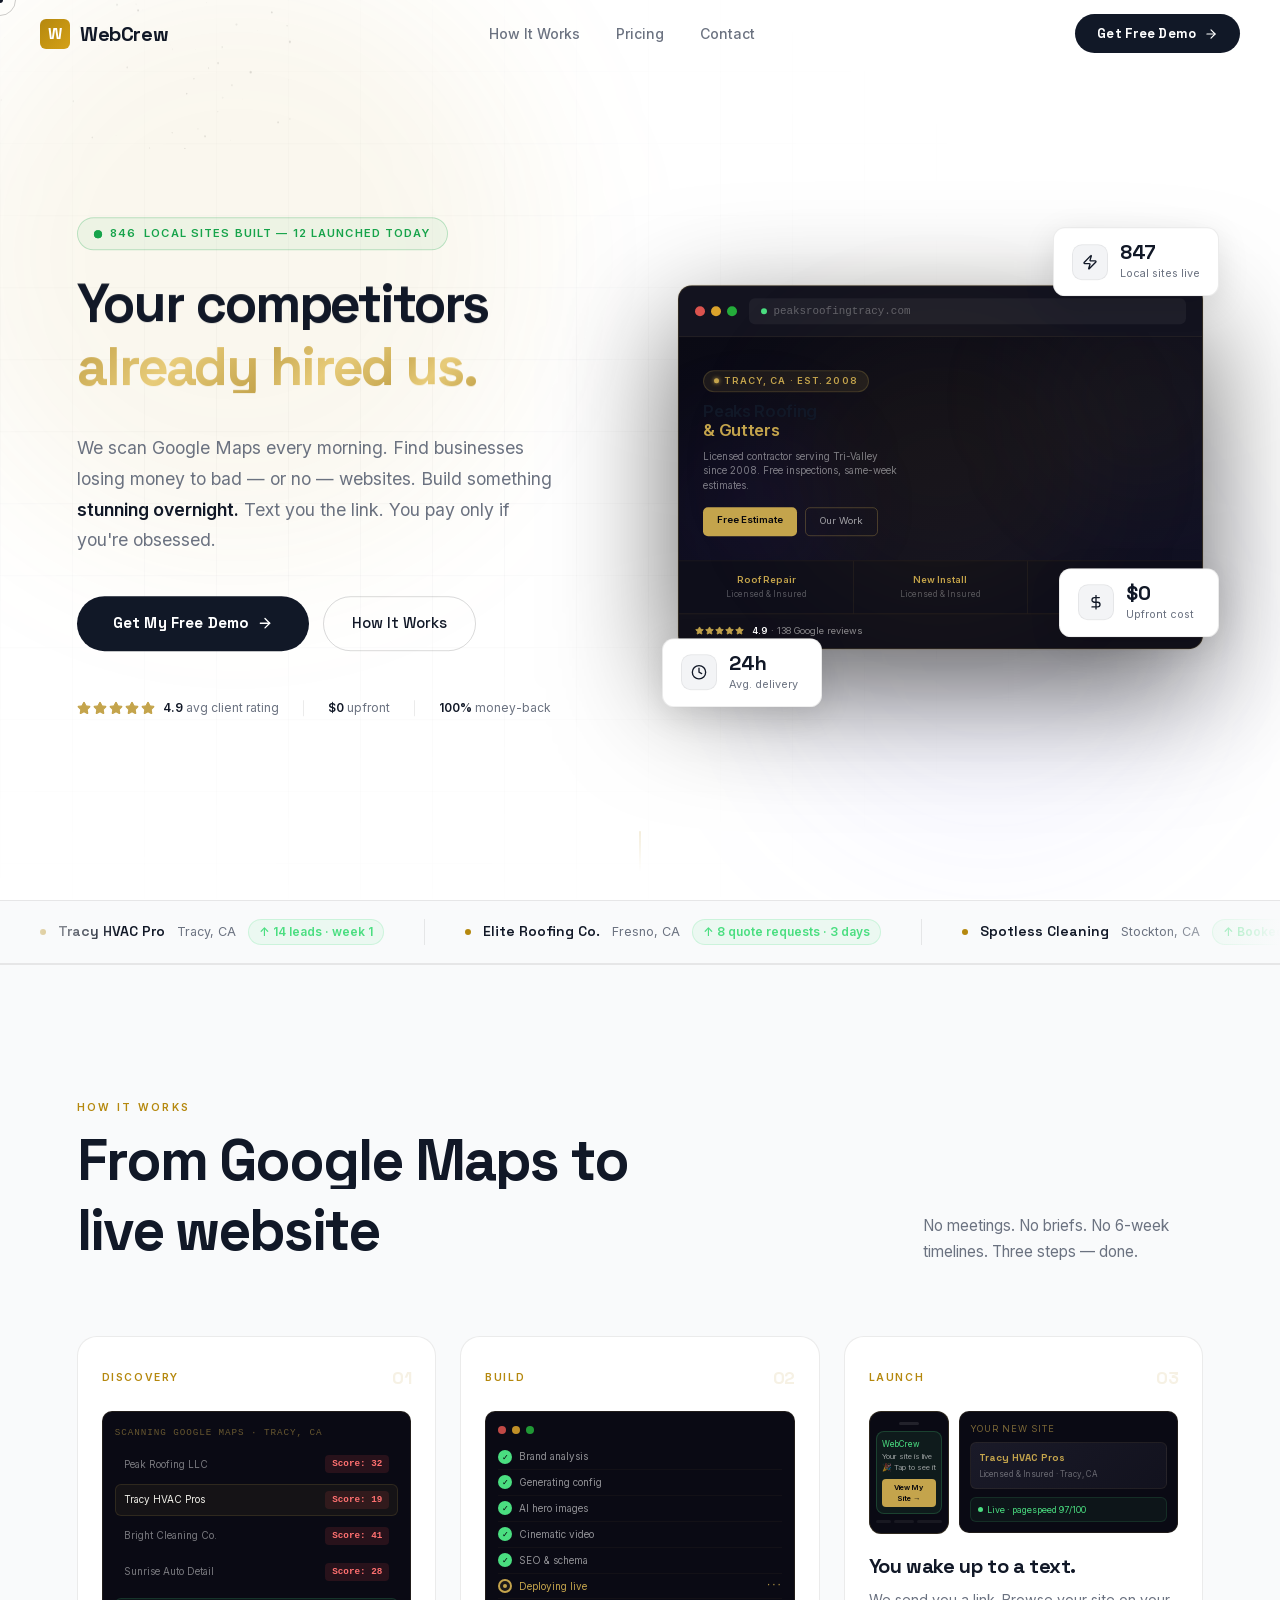
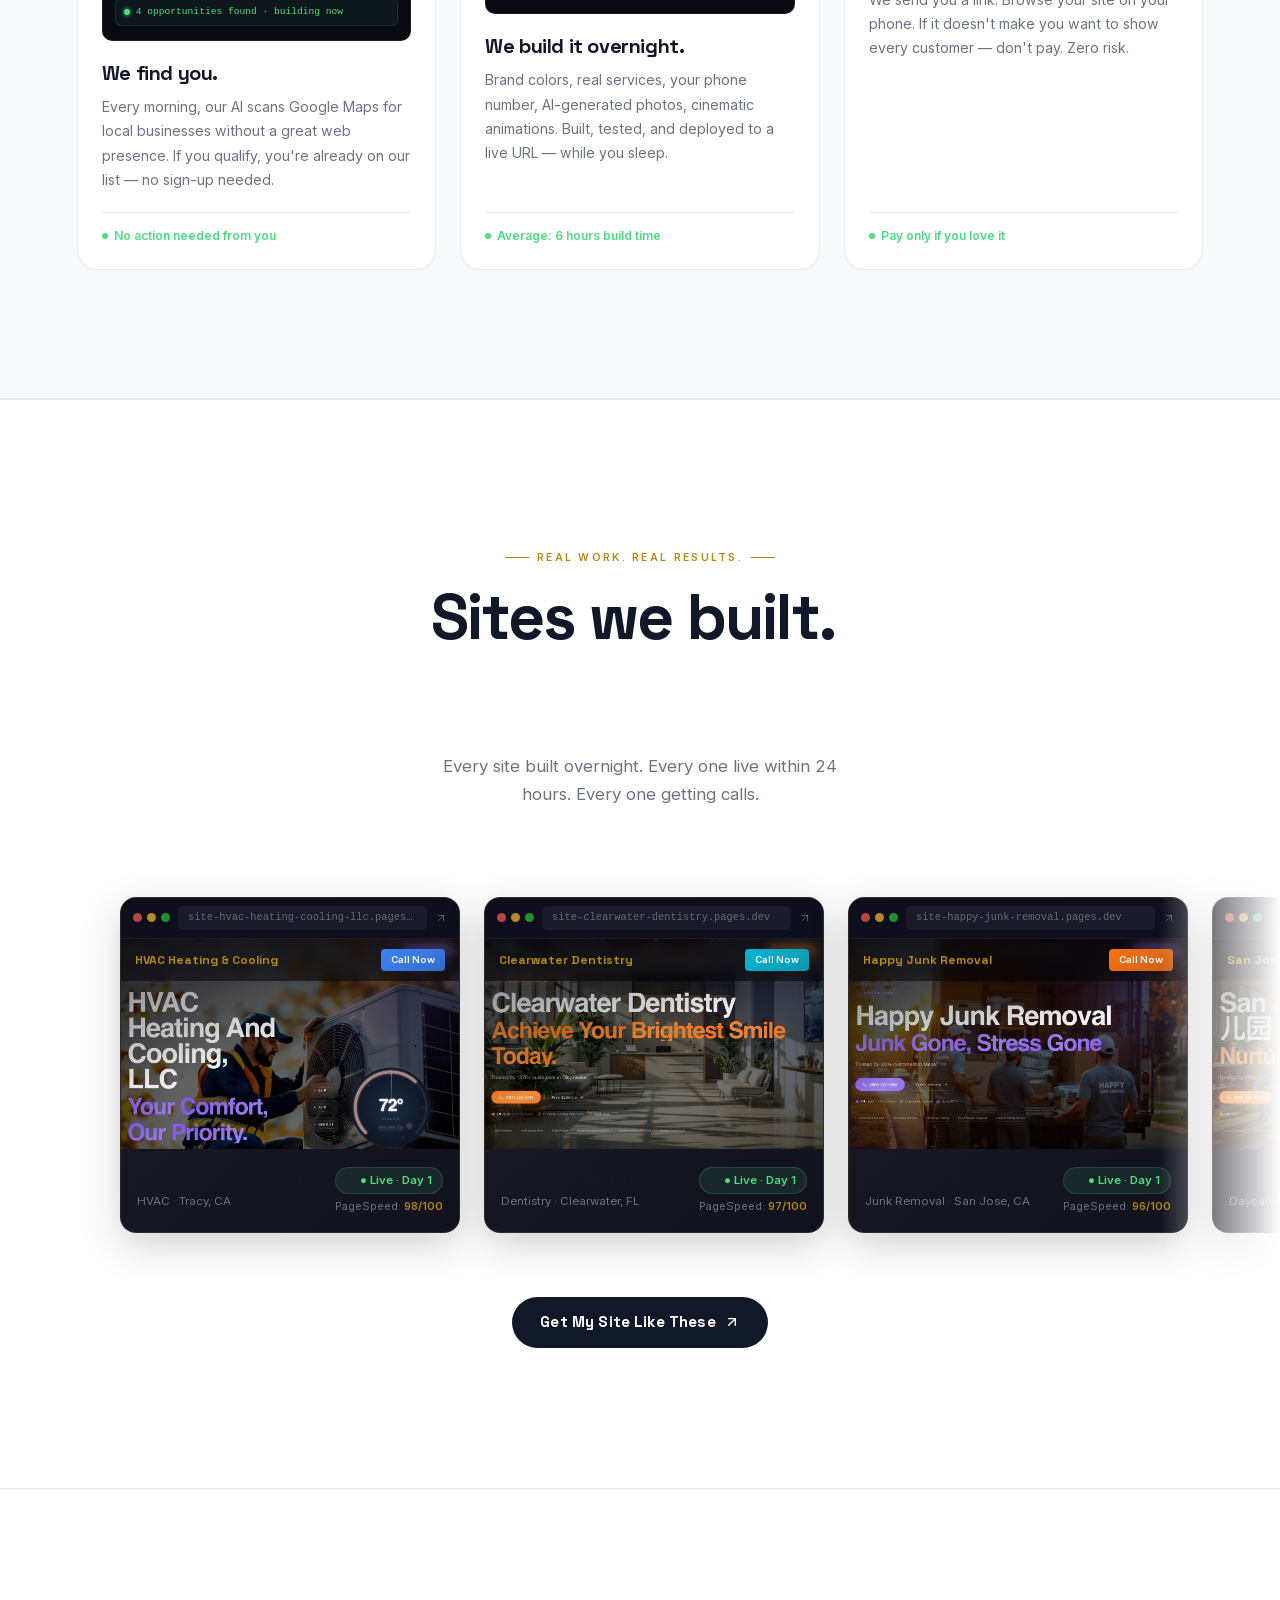
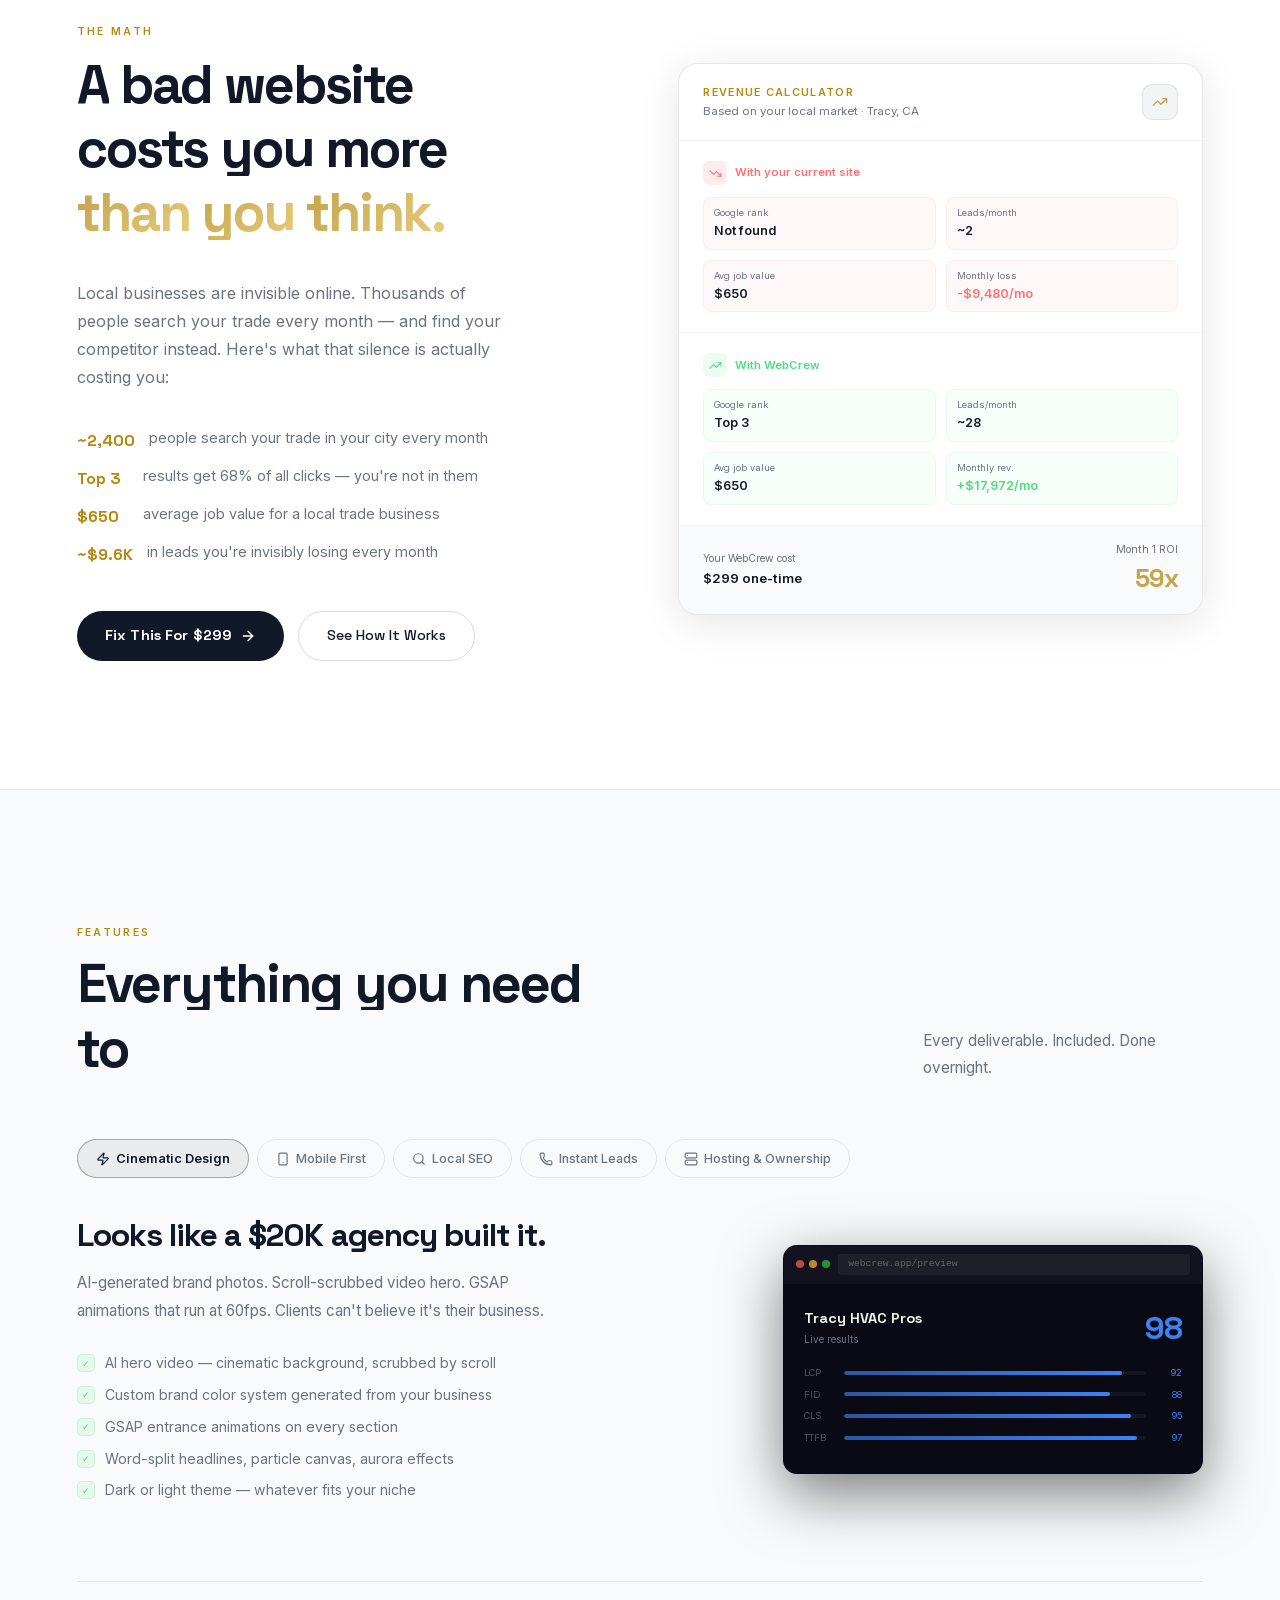
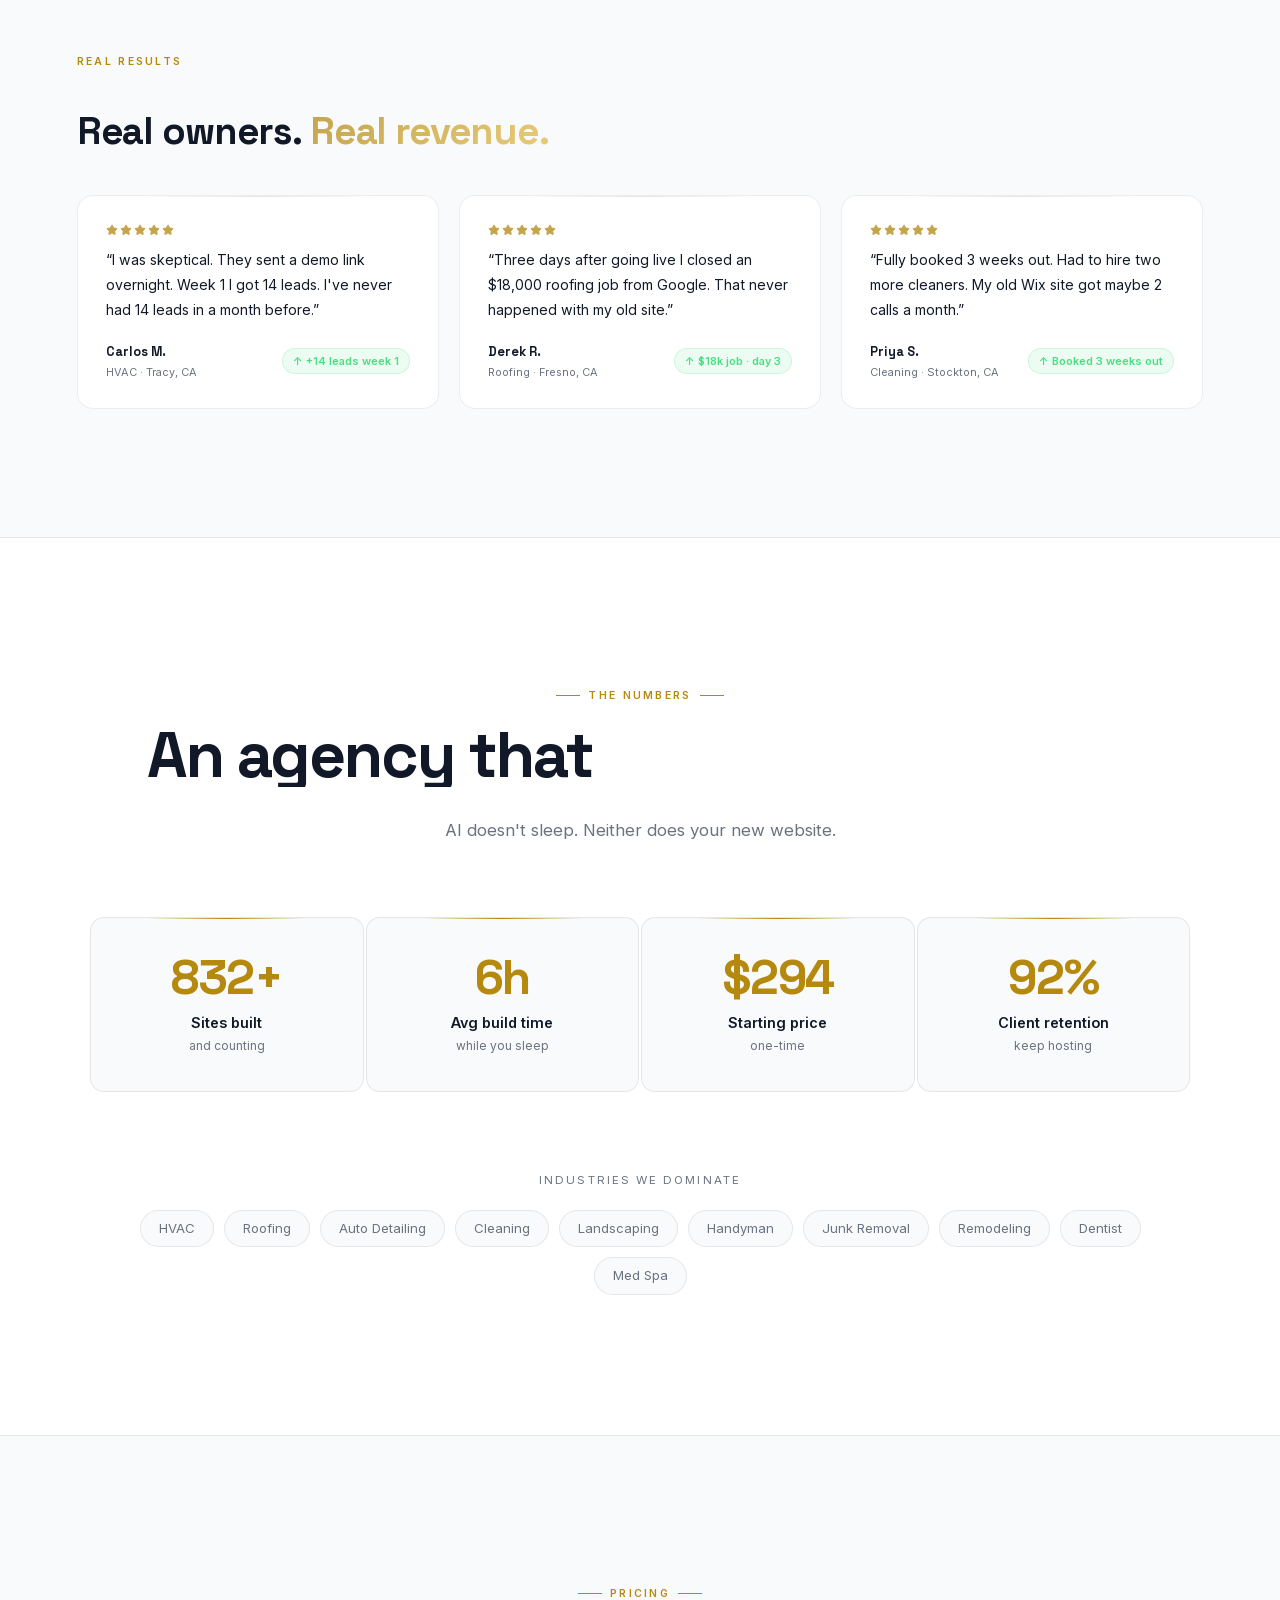
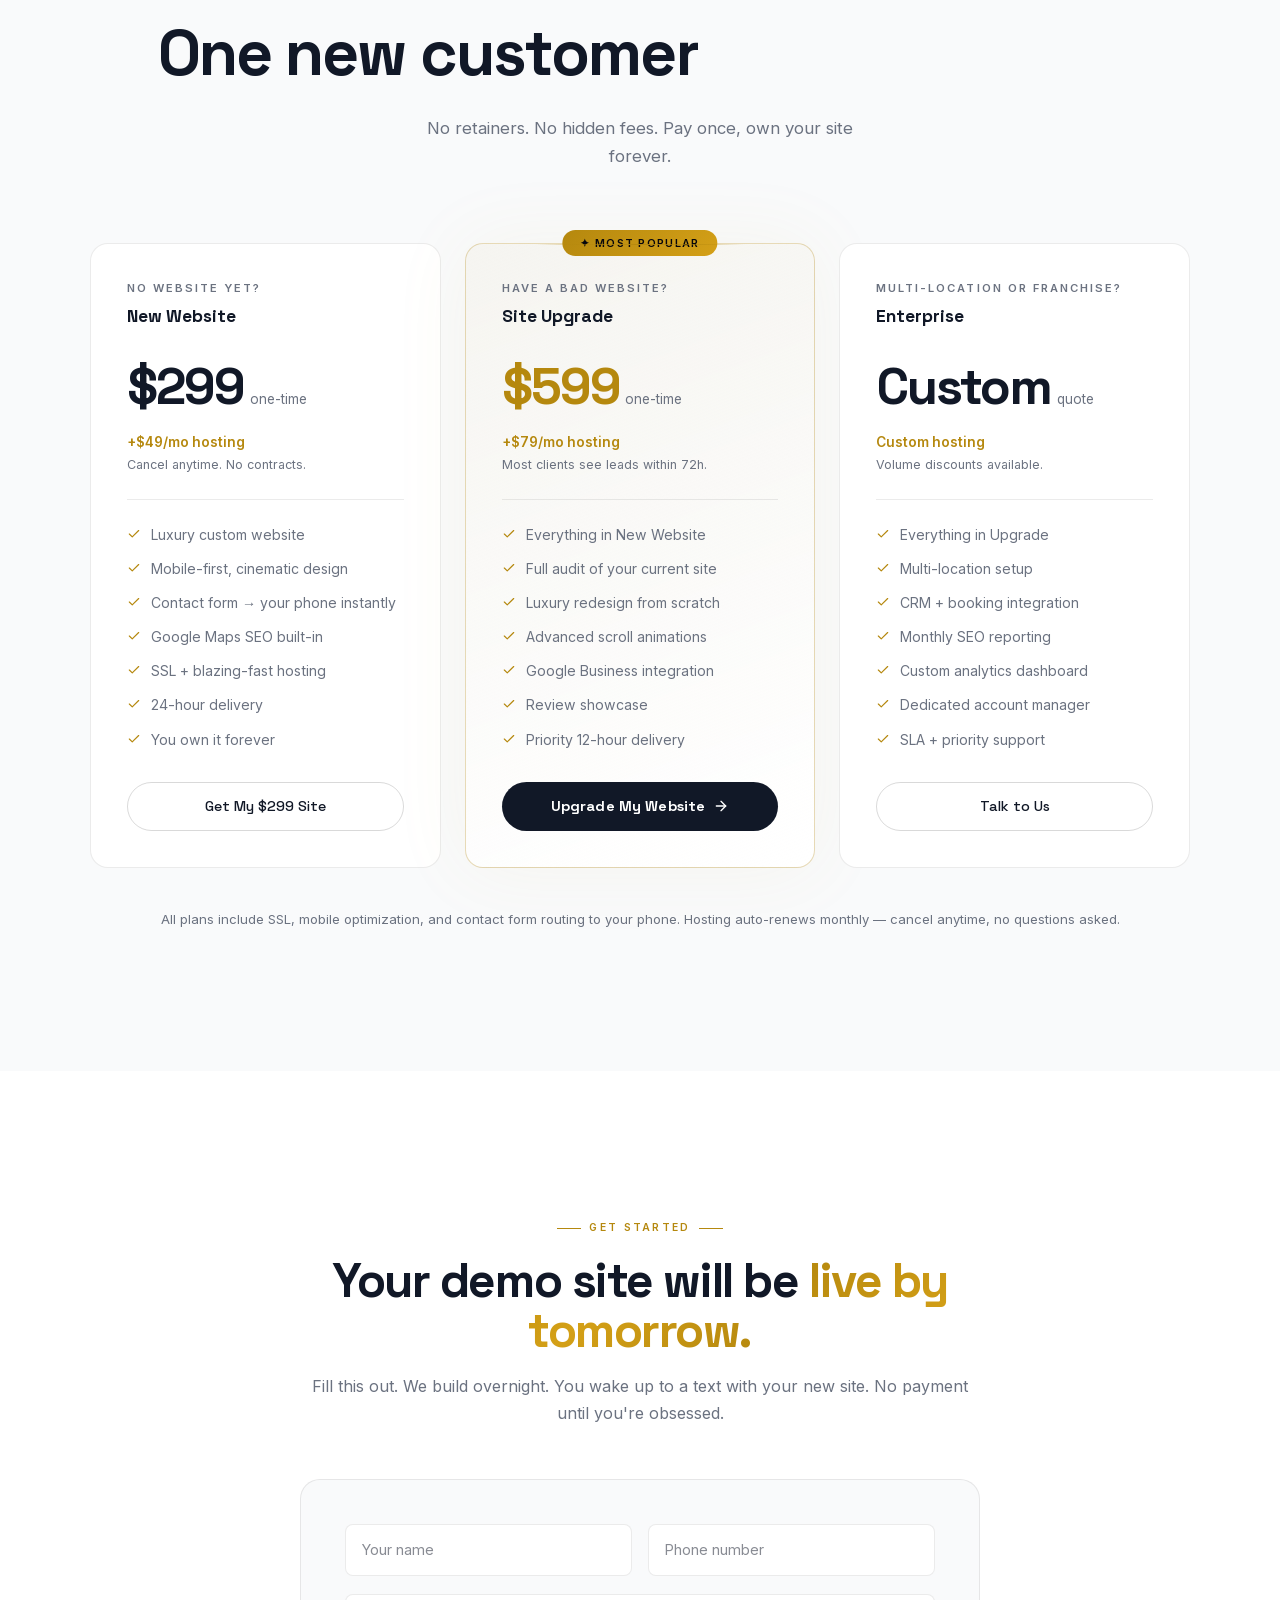
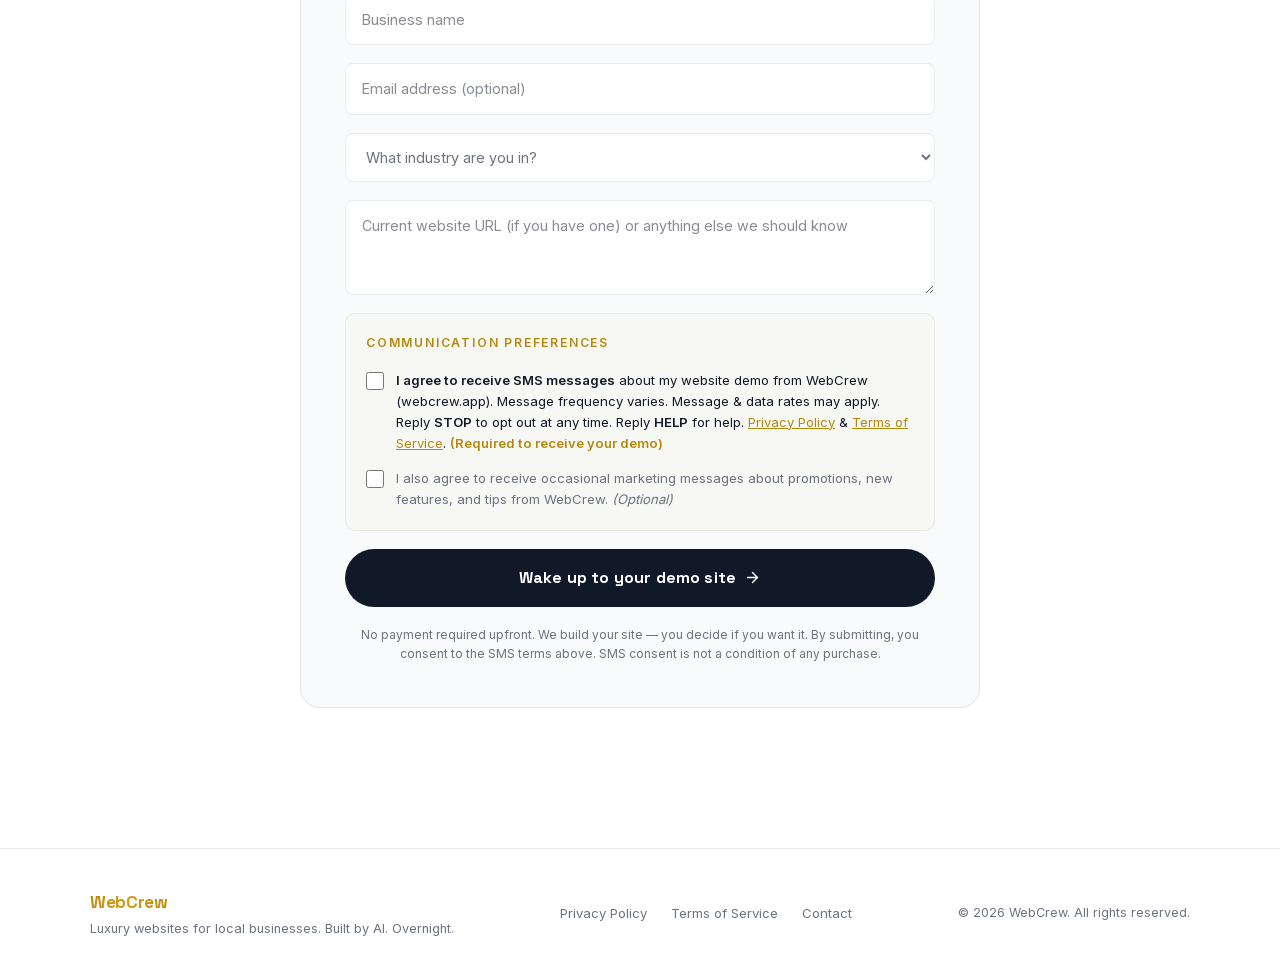
<file: index.html>
<!DOCTYPE html><html lang="en" class="__variable_49a339 __variable_37ef13"><head><meta charSet="utf-8"/><meta name="viewport" content="width=device-width, initial-scale=1"/><link rel="preload" href="/_next/static/media/36966cca54120369-s.p.woff2" as="font" crossorigin="" type="font/woff2"/><link rel="preload" href="/_next/static/media/e4af272ccee01ff0-s.p.woff2" as="font" crossorigin="" type="font/woff2"/><link rel="preload" as="image" href="/showcase/hvac-real.jpg"/><link rel="preload" as="image" href="/showcase/dentist-real.jpg"/><link rel="preload" as="image" href="/showcase/junk-removal-real.jpg"/><link rel="preload" as="image" href="/showcase/daycare-real.jpg"/><link rel="preload" as="image" href="/showcase/luxury-realestate-real.jpg"/><link rel="stylesheet" href="/_next/static/css/91af3148abf4fd27.css" data-precedence="next"/><link rel="preload" as="script" fetchPriority="low" href="/_next/static/chunks/webpack-29dff33264b8048d.js"/><script src="/_next/static/chunks/4bd1b696-1d52210eab209fad.js" async=""></script><script src="/_next/static/chunks/684-32a7cf19db423d09.js" async=""></script><script src="/_next/static/chunks/main-app-2c1a66059e709a4e.js" async=""></script><script src="/_next/static/chunks/c15bf2b0-ade193bbed4bf07e.js" async=""></script><script src="/_next/static/chunks/52-95c18d51698061a2.js" async=""></script><script src="/_next/static/chunks/app/page-36e5da412aa19923.js" async=""></script><meta name="next-size-adjust" content=""/><title>WebCrew — Luxury Websites for Local Businesses</title><meta name="description" content="AI-powered luxury websites for local businesses. We find businesses without great websites, build them overnight, and handle outreach. From $299."/><meta name="robots" content="index, follow"/><meta property="og:title" content="WebCrew — Luxury Websites for Local Businesses"/><meta property="og:description" content="AI-powered luxury websites delivered overnight. From $299."/><meta property="og:url" content="https://webcrew.app"/><meta property="og:site_name" content="WebCrew"/><meta property="og:type" content="website"/><meta name="twitter:card" content="summary_large_image"/><meta name="twitter:title" content="WebCrew — Luxury Websites for Local Businesses"/><meta name="twitter:description" content="AI-powered luxury websites delivered overnight. From $299."/><script>document.querySelectorAll('body link[rel="icon"], body link[rel="apple-touch-icon"]').forEach(el => document.head.appendChild(el))</script><script src="/_next/static/chunks/polyfills-42372ed130431b0a.js" noModule=""></script></head><body><div id="loading-screen"><div class="aurora-blob" style="width:500px;height:500px;background:var(--color-blob-1);top:10%;left:20%;animation:aurora-drift 8s ease-in-out infinite"></div><div class="aurora-blob" style="width:400px;height:400px;background:var(--color-blob-2);bottom:15%;right:15%;animation:aurora-drift 10s ease-in-out infinite reverse"></div><div style="position:relative;z-index:1;text-align:center"><div style="margin-bottom:20px"><span style="font-family:var(--font-display);font-size:2.5rem;font-weight:800;letter-spacing:-0.02em" class="gradient-gold">WebCrew</span></div><div style="color:var(--color-muted);font-size:0.8rem;letter-spacing:0.18em;text-transform:uppercase;margin-bottom:40px">Luxury websites. Overnight.</div><div style="width:200px;height:1px;background:var(--color-border);margin:0 auto"><div style="width:0%;height:100%;background:linear-gradient(90deg, var(--color-gold), var(--color-gold-light));box-shadow:0 0 8px var(--color-gold)"></div></div></div></div><div id="scroll-progress"></div><div id="cursor"><div id="cursor-dot"></div><div id="cursor-ring"></div></div><nav style="position:fixed;top:0;left:0;right:0;z-index:900;padding:0 40px;height:68px;display:flex;align-items:center;justify-content:space-between;transition:background 0.4s, border-color 0.4s;background:transparent;backdrop-filter:none;border-bottom:1px solid transparent"><a href="/" style="text-decoration:none;display:flex;align-items:center;gap:10px"><span style="display:inline-flex;align-items:center;justify-content:center;width:30px;height:30px;background:linear-gradient(135deg, var(--color-gold), var(--color-gold-light));border-radius:6px;font-family:var(--font-display);font-weight:700;font-size:1rem;color:#FFFFFF">W</span><span style="font-family:var(--font-display);font-weight:800;font-size:1.25rem;letter-spacing:-0.02em;color:var(--color-text)">WebCrew</span></a><div style="display:flex;gap:36px;align-items:center" class="nav-links"><a href="#how-it-works" style="color:var(--color-muted);text-decoration:none;font-size:0.875rem;font-weight:500;transition:color 0.2s">How It Works</a><a href="#pricing" style="color:var(--color-muted);text-decoration:none;font-size:0.875rem;font-weight:500;transition:color 0.2s">Pricing</a><a href="#contact" style="color:var(--color-muted);text-decoration:none;font-size:0.875rem;font-weight:500;transition:color 0.2s">Contact</a></div><a href="#contact" class="btn-primary" style="padding:10px 22px;font-size:0.82rem">Get Free Demo <svg xmlns="http://www.w3.org/2000/svg" width="14" height="14" viewBox="0 0 24 24" fill="none" stroke="currentColor" stroke-width="2" stroke-linecap="round" stroke-linejoin="round" class="lucide lucide-arrow-right" aria-hidden="true"><path d="M5 12h14"></path><path d="m12 5 7 7-7 7"></path></svg></a><style>
        @media(max-width:768px) {
          .nav-links { display:none !important; }
        }
      </style></nav><main><section style="position:relative;min-height:100vh;display:flex;align-items:center;padding:clamp(100px,12vh,140px) clamp(24px,6vw,80px) clamp(60px,8vh,100px);overflow:hidden"><canvas id="hero-canvas"></canvas><div class="aurora-blob" style="width:600px;height:600px;background:rgba(181,136,14,0.07);top:-5%;left:-5%;animation:aurora-drift 14s ease-in-out infinite"></div><div class="aurora-blob" style="width:450px;height:450px;background:rgba(99,102,241,0.06);bottom:5%;right:5%;animation:aurora-drift 18s ease-in-out infinite reverse"></div><div style="position:absolute;inset:0;pointer-events:none;background-image:linear-gradient(rgba(0,0,0,0.025) 1px, transparent 1px), linear-gradient(90deg, rgba(0,0,0,0.025) 1px, transparent 1px);background-size:72px 72px;mask-image:radial-gradient(ellipse 80% 80% at 30% 50%, black 20%, transparent 75%)"></div><div style="position:relative;z-index:1;width:100%;max-width:1280px;margin:0 auto;display:grid;grid-template-columns:minmax(0,1fr) minmax(0,1fr);gap:clamp(40px,6vw,80px);align-items:center" class="hero-grid"><div><div style="margin-bottom:28px"><span style="display:inline-flex;align-items:center;gap:8px;border:1px solid rgba(22,163,74,0.25);background:rgba(22,163,74,0.06);border-radius:100px;padding:7px 16px;font-size:0.7rem;font-weight:700;letter-spacing:0.1em;text-transform:uppercase;color:#16A34A"><span class="live-dot"></span><span>823</span> local sites built — 12 launched today</span></div><h1 style="font-family:var(--font-display);font-weight:800;font-size:clamp(2.4rem,4.2vw,4rem);line-height:0.97;letter-spacing:-0.04em;margin-bottom:28px"><div style="overflow:hidden;padding-bottom:0.06em"><span class="word-wrap" style="display:inline-block;margin-right:0.22em"><span class="word-inner">Your</span></span><span class="word-wrap" style="display:inline-block;margin-right:0.22em"><span class="word-inner">competitors</span></span></div><div style="overflow:hidden;padding-bottom:0.06em"><span class="word-wrap" style="display:inline-block;margin-right:0.22em"><span class="word-inner" style="display:inline-block;background:linear-gradient(135deg, #C4A44C 0%, #E8CC7A 50%, #C4A44C 100%);-webkit-background-clip:text;-webkit-text-fill-color:transparent;background-clip:text">already</span></span><span class="word-wrap" style="display:inline-block;margin-right:0.22em"><span class="word-inner" style="display:inline-block;background:linear-gradient(135deg, #C4A44C 0%, #E8CC7A 50%, #C4A44C 100%);-webkit-background-clip:text;-webkit-text-fill-color:transparent;background-clip:text">hired</span></span><span class="word-wrap" style="display:inline-block;margin-right:0.22em"><span class="word-inner" style="display:inline-block;background:linear-gradient(135deg, #C4A44C 0%, #E8CC7A 50%, #C4A44C 100%);-webkit-background-clip:text;-webkit-text-fill-color:transparent;background-clip:text">us.</span></span></div></h1><p style="color:var(--color-muted);font-size:clamp(0.95rem,1.6vw,1.1rem);line-height:1.75;max-width:480px;margin-bottom:40px">We scan Google Maps every morning. Find businesses losing money to bad — or no — websites. Build something<!-- --> <span style="color:var(--color-text);font-weight:600">stunning overnight.</span> <!-- -->Text you the link. You pay only if you&#x27;re obsessed.</p><div style="display:flex;gap:14px;flex-wrap:wrap;margin-bottom:48px"><a href="#contact" class="btn-primary" style="font-size:0.95rem;padding:16px 36px">Get My Free Demo <svg xmlns="http://www.w3.org/2000/svg" width="16" height="16" viewBox="0 0 24 24" fill="none" stroke="currentColor" stroke-width="2" stroke-linecap="round" stroke-linejoin="round" class="lucide lucide-arrow-right" aria-hidden="true"><path d="M5 12h14"></path><path d="m12 5 7 7-7 7"></path></svg></a><a href="#how-it-works" class="btn-ghost" style="font-size:0.95rem">How It Works</a></div><div style="display:flex;align-items:center;gap:24px;flex-wrap:wrap"><div style="display:flex;align-items:center;gap:8px"><div style="display:flex;gap:2px"><svg xmlns="http://www.w3.org/2000/svg" width="14" height="14" viewBox="0 0 24 24" fill="#C4A44C" stroke="#C4A44C" stroke-width="2" stroke-linecap="round" stroke-linejoin="round" class="lucide lucide-star" aria-hidden="true"><path d="M11.525 2.295a.53.53 0 0 1 .95 0l2.31 4.679a2.123 2.123 0 0 0 1.595 1.16l5.166.756a.53.53 0 0 1 .294.904l-3.736 3.638a2.123 2.123 0 0 0-.611 1.878l.882 5.14a.53.53 0 0 1-.771.56l-4.618-2.428a2.122 2.122 0 0 0-1.973 0L6.396 21.01a.53.53 0 0 1-.77-.56l.881-5.139a2.122 2.122 0 0 0-.611-1.879L2.16 9.795a.53.53 0 0 1 .294-.906l5.165-.755a2.122 2.122 0 0 0 1.597-1.16z"></path></svg><svg xmlns="http://www.w3.org/2000/svg" width="14" height="14" viewBox="0 0 24 24" fill="#C4A44C" stroke="#C4A44C" stroke-width="2" stroke-linecap="round" stroke-linejoin="round" class="lucide lucide-star" aria-hidden="true"><path d="M11.525 2.295a.53.53 0 0 1 .95 0l2.31 4.679a2.123 2.123 0 0 0 1.595 1.16l5.166.756a.53.53 0 0 1 .294.904l-3.736 3.638a2.123 2.123 0 0 0-.611 1.878l.882 5.14a.53.53 0 0 1-.771.56l-4.618-2.428a2.122 2.122 0 0 0-1.973 0L6.396 21.01a.53.53 0 0 1-.77-.56l.881-5.139a2.122 2.122 0 0 0-.611-1.879L2.16 9.795a.53.53 0 0 1 .294-.906l5.165-.755a2.122 2.122 0 0 0 1.597-1.16z"></path></svg><svg xmlns="http://www.w3.org/2000/svg" width="14" height="14" viewBox="0 0 24 24" fill="#C4A44C" stroke="#C4A44C" stroke-width="2" stroke-linecap="round" stroke-linejoin="round" class="lucide lucide-star" aria-hidden="true"><path d="M11.525 2.295a.53.53 0 0 1 .95 0l2.31 4.679a2.123 2.123 0 0 0 1.595 1.16l5.166.756a.53.53 0 0 1 .294.904l-3.736 3.638a2.123 2.123 0 0 0-.611 1.878l.882 5.14a.53.53 0 0 1-.771.56l-4.618-2.428a2.122 2.122 0 0 0-1.973 0L6.396 21.01a.53.53 0 0 1-.77-.56l.881-5.139a2.122 2.122 0 0 0-.611-1.879L2.16 9.795a.53.53 0 0 1 .294-.906l5.165-.755a2.122 2.122 0 0 0 1.597-1.16z"></path></svg><svg xmlns="http://www.w3.org/2000/svg" width="14" height="14" viewBox="0 0 24 24" fill="#C4A44C" stroke="#C4A44C" stroke-width="2" stroke-linecap="round" stroke-linejoin="round" class="lucide lucide-star" aria-hidden="true"><path d="M11.525 2.295a.53.53 0 0 1 .95 0l2.31 4.679a2.123 2.123 0 0 0 1.595 1.16l5.166.756a.53.53 0 0 1 .294.904l-3.736 3.638a2.123 2.123 0 0 0-.611 1.878l.882 5.14a.53.53 0 0 1-.771.56l-4.618-2.428a2.122 2.122 0 0 0-1.973 0L6.396 21.01a.53.53 0 0 1-.77-.56l.881-5.139a2.122 2.122 0 0 0-.611-1.879L2.16 9.795a.53.53 0 0 1 .294-.906l5.165-.755a2.122 2.122 0 0 0 1.597-1.16z"></path></svg><svg xmlns="http://www.w3.org/2000/svg" width="14" height="14" viewBox="0 0 24 24" fill="#C4A44C" stroke="#C4A44C" stroke-width="2" stroke-linecap="round" stroke-linejoin="round" class="lucide lucide-star" aria-hidden="true"><path d="M11.525 2.295a.53.53 0 0 1 .95 0l2.31 4.679a2.123 2.123 0 0 0 1.595 1.16l5.166.756a.53.53 0 0 1 .294.904l-3.736 3.638a2.123 2.123 0 0 0-.611 1.878l.882 5.14a.53.53 0 0 1-.771.56l-4.618-2.428a2.122 2.122 0 0 0-1.973 0L6.396 21.01a.53.53 0 0 1-.77-.56l.881-5.139a2.122 2.122 0 0 0-.611-1.879L2.16 9.795a.53.53 0 0 1 .294-.906l5.165-.755a2.122 2.122 0 0 0 1.597-1.16z"></path></svg></div><span style="font-size:0.75rem;color:var(--color-muted)"><span style="color:var(--color-text);font-weight:600">4.9</span> avg client rating</span></div><div style="width:1px;height:16px;background:var(--color-border)"></div><span style="font-size:0.75rem;color:var(--color-muted)"><span style="color:var(--color-text);font-weight:600">$0</span> upfront</span><div style="width:1px;height:16px;background:var(--color-border)"></div><span style="font-size:0.75rem;color:var(--color-muted)"><span style="color:var(--color-text);font-weight:600">100%</span> money-back</span></div></div><div class="hero-right" style="position:relative;padding-top:20px;padding-bottom:20px"><div style="position:absolute;background:#FFFFFF;border:1px solid rgba(0,0,0,0.08);border-radius:12px;padding:14px 18px;display:flex;align-items:center;gap:12px;box-shadow:0 8px 32px rgba(0,0,0,0.1);min-width:160px;top:-10px;right:-16px;z-index:10"><div style="width:36px;height:36px;border-radius:10px;background:#F3F4F6;border:1px solid rgba(0,0,0,0.06);display:flex;align-items:center;justify-content:center;color:#111827;flex-shrink:0"><svg xmlns="http://www.w3.org/2000/svg" width="16" height="16" viewBox="0 0 24 24" fill="none" stroke="currentColor" stroke-width="2" stroke-linecap="round" stroke-linejoin="round" class="lucide lucide-zap" aria-hidden="true"><path d="M4 14a1 1 0 0 1-.78-1.63l9.9-10.2a.5.5 0 0 1 .86.46l-1.92 6.02A1 1 0 0 0 13 10h7a1 1 0 0 1 .78 1.63l-9.9 10.2a.5.5 0 0 1-.86-.46l1.92-6.02A1 1 0 0 0 11 14z"></path></svg></div><div><div style="font-family:var(--font-display);font-weight:800;font-size:1.25rem;color:#111827;letter-spacing:-0.02em;line-height:1">847</div><div style="font-size:0.68rem;color:var(--color-muted);margin-top:3px">Local sites live</div></div></div><div style="margin-top:28px;margin-bottom:28px"><div style="background:#0E0E1A;border:1px solid rgba(196,164,76,0.2);border-radius:14px;overflow:hidden;box-shadow:0 40px 120px rgba(0,0,0,0.6), 0 0 0 1px rgba(196,164,76,0.08), inset 0 1px 0 rgba(255,255,255,0.05)"><div style="background:#13131F;border-bottom:1px solid rgba(196,164,76,0.1);padding:12px 16px;display:flex;align-items:center;gap:12px"><div style="display:flex;gap:6px"><div style="width:10px;height:10px;border-radius:50%;background:#FF5F57;opacity:0.85"></div><div style="width:10px;height:10px;border-radius:50%;background:#FEBC2E;opacity:0.85"></div><div style="width:10px;height:10px;border-radius:50%;background:#28C840;opacity:0.85"></div></div><div style="flex:1;background:rgba(255,255,255,0.05);border-radius:6px;padding:5px 12px;font-size:0.68rem;color:rgba(255,255,255,0.3);font-family:monospace;display:flex;align-items:center;gap:6px"><div style="width:6px;height:6px;border-radius:50%;background:#4ade80"></div>peaksroofingtracy.com</div></div><div style="padding:0;position:relative"><div style="background:linear-gradient(160deg, #0a0a14 0%, #111124 100%);padding:28px 24px 24px;position:relative;overflow:hidden"><div style="position:absolute;top:-40px;right:-40px;width:200px;height:200px;background:rgba(196,164,76,0.06);border-radius:50%;filter:blur(60px)"></div><div style="position:absolute;bottom:-20px;left:0;width:150px;height:150px;background:rgba(90,60,200,0.08);border-radius:50%;filter:blur(50px)"></div><div style="position:relative;z-index:1"><div style="display:inline-flex;align-items:center;gap:5px;background:rgba(196,164,76,0.1);border:1px solid rgba(196,164,76,0.2);border-radius:100px;padding:3px 10px;font-size:0.58rem;font-weight:700;letter-spacing:0.12em;color:#C4A44C;margin-bottom:10px;text-transform:uppercase"><div style="width:5px;height:5px;border-radius:50%;background:#C4A44C;box-shadow:0 0 4px #C4A44C"></div>Tracy, CA · Est. 2008</div><div style="font-size:1.05rem;font-weight:800;line-height:1.15;letter-spacing:-0.02em;margin-bottom:8px">Peaks Roofing<br/><span style="color:#C4A44C">&amp; Gutters</span></div><div style="font-size:0.62rem;color:rgba(255,255,255,0.45);line-height:1.5;max-width:200px;margin-bottom:14px">Licensed contractor serving Tri-Valley since 2008. Free inspections, same-week estimates.</div><div style="display:flex;gap:8px"><div style="background:#C4A44C;border-radius:5px;padding:6px 14px;font-size:0.6rem;font-weight:700;color:#06060C">Free Estimate</div><div style="border:1px solid rgba(196,164,76,0.3);border-radius:5px;padding:6px 14px;font-size:0.6rem;color:rgba(255,255,255,0.6)">Our Work</div></div></div></div><div style="display:grid;grid-template-columns:repeat(3,1fr);border-top:1px solid rgba(196,164,76,0.08)"><div style="padding:12px 10px;border-right:1px solid rgba(196,164,76,0.08);text-align:center"><div style="font-size:0.58rem;font-weight:700;color:#C4A44C;margin-bottom:2px">Roof Repair</div><div style="font-size:0.52rem;color:rgba(255,255,255,0.3)">Licensed &amp; Insured</div></div><div style="padding:12px 10px;border-right:1px solid rgba(196,164,76,0.08);text-align:center"><div style="font-size:0.58rem;font-weight:700;color:#C4A44C;margin-bottom:2px">New Install</div><div style="font-size:0.52rem;color:rgba(255,255,255,0.3)">Licensed &amp; Insured</div></div><div style="padding:12px 10px;border-right:none;text-align:center"><div style="font-size:0.58rem;font-weight:700;color:#C4A44C;margin-bottom:2px">Gutters</div><div style="font-size:0.52rem;color:rgba(255,255,255,0.3)">Licensed &amp; Insured</div></div></div><div style="padding:10px 16px;border-top:1px solid rgba(196,164,76,0.08);display:flex;align-items:center;gap:8px;background:rgba(196,164,76,0.02)"><div style="display:flex;gap:1px"><svg xmlns="http://www.w3.org/2000/svg" width="9" height="9" viewBox="0 0 24 24" fill="#C4A44C" stroke="#C4A44C" stroke-width="2" stroke-linecap="round" stroke-linejoin="round" class="lucide lucide-star" aria-hidden="true"><path d="M11.525 2.295a.53.53 0 0 1 .95 0l2.31 4.679a2.123 2.123 0 0 0 1.595 1.16l5.166.756a.53.53 0 0 1 .294.904l-3.736 3.638a2.123 2.123 0 0 0-.611 1.878l.882 5.14a.53.53 0 0 1-.771.56l-4.618-2.428a2.122 2.122 0 0 0-1.973 0L6.396 21.01a.53.53 0 0 1-.77-.56l.881-5.139a2.122 2.122 0 0 0-.611-1.879L2.16 9.795a.53.53 0 0 1 .294-.906l5.165-.755a2.122 2.122 0 0 0 1.597-1.16z"></path></svg><svg xmlns="http://www.w3.org/2000/svg" width="9" height="9" viewBox="0 0 24 24" fill="#C4A44C" stroke="#C4A44C" stroke-width="2" stroke-linecap="round" stroke-linejoin="round" class="lucide lucide-star" aria-hidden="true"><path d="M11.525 2.295a.53.53 0 0 1 .95 0l2.31 4.679a2.123 2.123 0 0 0 1.595 1.16l5.166.756a.53.53 0 0 1 .294.904l-3.736 3.638a2.123 2.123 0 0 0-.611 1.878l.882 5.14a.53.53 0 0 1-.771.56l-4.618-2.428a2.122 2.122 0 0 0-1.973 0L6.396 21.01a.53.53 0 0 1-.77-.56l.881-5.139a2.122 2.122 0 0 0-.611-1.879L2.16 9.795a.53.53 0 0 1 .294-.906l5.165-.755a2.122 2.122 0 0 0 1.597-1.16z"></path></svg><svg xmlns="http://www.w3.org/2000/svg" width="9" height="9" viewBox="0 0 24 24" fill="#C4A44C" stroke="#C4A44C" stroke-width="2" stroke-linecap="round" stroke-linejoin="round" class="lucide lucide-star" aria-hidden="true"><path d="M11.525 2.295a.53.53 0 0 1 .95 0l2.31 4.679a2.123 2.123 0 0 0 1.595 1.16l5.166.756a.53.53 0 0 1 .294.904l-3.736 3.638a2.123 2.123 0 0 0-.611 1.878l.882 5.14a.53.53 0 0 1-.771.56l-4.618-2.428a2.122 2.122 0 0 0-1.973 0L6.396 21.01a.53.53 0 0 1-.77-.56l.881-5.139a2.122 2.122 0 0 0-.611-1.879L2.16 9.795a.53.53 0 0 1 .294-.906l5.165-.755a2.122 2.122 0 0 0 1.597-1.16z"></path></svg><svg xmlns="http://www.w3.org/2000/svg" width="9" height="9" viewBox="0 0 24 24" fill="#C4A44C" stroke="#C4A44C" stroke-width="2" stroke-linecap="round" stroke-linejoin="round" class="lucide lucide-star" aria-hidden="true"><path d="M11.525 2.295a.53.53 0 0 1 .95 0l2.31 4.679a2.123 2.123 0 0 0 1.595 1.16l5.166.756a.53.53 0 0 1 .294.904l-3.736 3.638a2.123 2.123 0 0 0-.611 1.878l.882 5.14a.53.53 0 0 1-.771.56l-4.618-2.428a2.122 2.122 0 0 0-1.973 0L6.396 21.01a.53.53 0 0 1-.77-.56l.881-5.139a2.122 2.122 0 0 0-.611-1.879L2.16 9.795a.53.53 0 0 1 .294-.906l5.165-.755a2.122 2.122 0 0 0 1.597-1.16z"></path></svg><svg xmlns="http://www.w3.org/2000/svg" width="9" height="9" viewBox="0 0 24 24" fill="#C4A44C" stroke="#C4A44C" stroke-width="2" stroke-linecap="round" stroke-linejoin="round" class="lucide lucide-star" aria-hidden="true"><path d="M11.525 2.295a.53.53 0 0 1 .95 0l2.31 4.679a2.123 2.123 0 0 0 1.595 1.16l5.166.756a.53.53 0 0 1 .294.904l-3.736 3.638a2.123 2.123 0 0 0-.611 1.878l.882 5.14a.53.53 0 0 1-.771.56l-4.618-2.428a2.122 2.122 0 0 0-1.973 0L6.396 21.01a.53.53 0 0 1-.77-.56l.881-5.139a2.122 2.122 0 0 0-.611-1.879L2.16 9.795a.53.53 0 0 1 .294-.906l5.165-.755a2.122 2.122 0 0 0 1.597-1.16z"></path></svg></div><div style="font-size:0.58rem;color:rgba(255,255,255,0.5)"><span style="color:#fff;font-weight:600">4.9</span> · 138 Google reviews</div><div style="margin-left:auto;font-size:0.52rem;color:#4ade80;font-weight:600">● Live</div></div></div></div></div><div style="position:absolute;background:#FFFFFF;border:1px solid rgba(0,0,0,0.08);border-radius:12px;padding:14px 18px;display:flex;align-items:center;gap:12px;box-shadow:0 8px 32px rgba(0,0,0,0.1);min-width:160px;bottom:-10px;left:-16px;z-index:10"><div style="width:36px;height:36px;border-radius:10px;background:#F3F4F6;border:1px solid rgba(0,0,0,0.06);display:flex;align-items:center;justify-content:center;color:#111827;flex-shrink:0"><svg xmlns="http://www.w3.org/2000/svg" width="16" height="16" viewBox="0 0 24 24" fill="none" stroke="currentColor" stroke-width="2" stroke-linecap="round" stroke-linejoin="round" class="lucide lucide-clock" aria-hidden="true"><circle cx="12" cy="12" r="10"></circle><polyline points="12 6 12 12 16 14"></polyline></svg></div><div><div style="font-family:var(--font-display);font-weight:800;font-size:1.25rem;color:#111827;letter-spacing:-0.02em;line-height:1">24h</div><div style="font-size:0.68rem;color:var(--color-muted);margin-top:3px">Avg. delivery</div></div></div><div style="position:absolute;background:#FFFFFF;border:1px solid rgba(0,0,0,0.08);border-radius:12px;padding:14px 18px;display:flex;align-items:center;gap:12px;box-shadow:0 8px 32px rgba(0,0,0,0.1);min-width:160px;bottom:60px;right:-16px;z-index:10"><div style="width:36px;height:36px;border-radius:10px;background:#F3F4F6;border:1px solid rgba(0,0,0,0.06);display:flex;align-items:center;justify-content:center;color:#111827;flex-shrink:0"><svg xmlns="http://www.w3.org/2000/svg" width="16" height="16" viewBox="0 0 24 24" fill="none" stroke="currentColor" stroke-width="2" stroke-linecap="round" stroke-linejoin="round" class="lucide lucide-dollar-sign" aria-hidden="true"><line x1="12" x2="12" y1="2" y2="22"></line><path d="M17 5H9.5a3.5 3.5 0 0 0 0 7h5a3.5 3.5 0 0 1 0 7H6"></path></svg></div><div><div style="font-family:var(--font-display);font-weight:800;font-size:1.25rem;color:#111827;letter-spacing:-0.02em;line-height:1">$0</div><div style="font-size:0.68rem;color:var(--color-muted);margin-top:3px">Upfront cost</div></div></div><div style="position:absolute;top:50%;left:50%;transform:translate(-50%, -50%);width:60%;height:60%;background:rgba(181,136,14,0.06);border-radius:50%;filter:blur(60px);pointer-events:none;z-index:0"></div></div></div><div style="position:absolute;bottom:28px;left:50%;transform:translateX(-50%);display:flex;flex-direction:column;align-items:center;gap:8px;opacity:0.3"><div style="width:1px;height:40px;background:linear-gradient(to bottom, var(--color-gold), transparent)"></div></div></section><div style="border-top:1px solid var(--color-border);border-bottom:1px solid var(--color-border);overflow:hidden;padding:18px 0;background:var(--color-surface);position:relative"><div style="position:absolute;left:0;top:0;bottom:0;width:120px;z-index:1;background:linear-gradient(90deg, var(--color-surface), transparent);pointer-events:none"></div><div style="position:absolute;right:0;top:0;bottom:0;width:120px;z-index:1;background:linear-gradient(-90deg, var(--color-surface), transparent);pointer-events:none"></div><div class="ticker-track"><div style="display:inline-flex;align-items:center;gap:12px;padding:0 40px;border-right:1px solid var(--color-border);white-space:nowrap"><span style="width:6px;height:6px;border-radius:50%;background:var(--color-gold);flex-shrink:0"></span><span style="font-family:var(--font-display);font-weight:600;font-size:0.88rem;color:var(--color-text)">Tracy HVAC Pro</span><span style="font-size:0.78rem;color:var(--color-muted)">Tracy, CA</span><span style="font-size:0.75rem;color:#4ade80;font-weight:600;background:rgba(74,222,128,0.08);border:1px solid rgba(74,222,128,0.2);border-radius:100px;padding:3px 10px">↑ <!-- -->14 leads · week 1</span></div><div style="display:inline-flex;align-items:center;gap:12px;padding:0 40px;border-right:1px solid var(--color-border);white-space:nowrap"><span style="width:6px;height:6px;border-radius:50%;background:var(--color-gold);flex-shrink:0"></span><span style="font-family:var(--font-display);font-weight:600;font-size:0.88rem;color:var(--color-text)">Elite Roofing Co.</span><span style="font-size:0.78rem;color:var(--color-muted)">Fresno, CA</span><span style="font-size:0.75rem;color:#4ade80;font-weight:600;background:rgba(74,222,128,0.08);border:1px solid rgba(74,222,128,0.2);border-radius:100px;padding:3px 10px">↑ <!-- -->8 quote requests · 3 days</span></div><div style="display:inline-flex;align-items:center;gap:12px;padding:0 40px;border-right:1px solid var(--color-border);white-space:nowrap"><span style="width:6px;height:6px;border-radius:50%;background:var(--color-gold);flex-shrink:0"></span><span style="font-family:var(--font-display);font-weight:600;font-size:0.88rem;color:var(--color-text)">Spotless Cleaning</span><span style="font-size:0.78rem;color:var(--color-muted)">Stockton, CA</span><span style="font-size:0.75rem;color:#4ade80;font-weight:600;background:rgba(74,222,128,0.08);border:1px solid rgba(74,222,128,0.2);border-radius:100px;padding:3px 10px">↑ <!-- -->Booked out 3 weeks</span></div><div style="display:inline-flex;align-items:center;gap:12px;padding:0 40px;border-right:1px solid var(--color-border);white-space:nowrap"><span style="width:6px;height:6px;border-radius:50%;background:var(--color-gold);flex-shrink:0"></span><span style="font-family:var(--font-display);font-weight:600;font-size:0.88rem;color:var(--color-text)">Green Thumb Landscape</span><span style="font-size:0.78rem;color:var(--color-muted)">Modesto, CA</span><span style="font-size:0.75rem;color:#4ade80;font-weight:600;background:rgba(74,222,128,0.08);border:1px solid rgba(74,222,128,0.2);border-radius:100px;padding:3px 10px">↑ <!-- -->$4,200 closed · first week</span></div><div style="display:inline-flex;align-items:center;gap:12px;padding:0 40px;border-right:1px solid var(--color-border);white-space:nowrap"><span style="width:6px;height:6px;border-radius:50%;background:var(--color-gold);flex-shrink:0"></span><span style="font-family:var(--font-display);font-weight:600;font-size:0.88rem;color:var(--color-text)">Apex Auto Detail</span><span style="font-size:0.78rem;color:var(--color-muted)">Bakersfield, CA</span><span style="font-size:0.75rem;color:#4ade80;font-weight:600;background:rgba(74,222,128,0.08);border:1px solid rgba(74,222,128,0.2);border-radius:100px;padding:3px 10px">↑ <!-- -->Phone won&#x27;t stop ringing</span></div><div style="display:inline-flex;align-items:center;gap:12px;padding:0 40px;border-right:1px solid var(--color-border);white-space:nowrap"><span style="width:6px;height:6px;border-radius:50%;background:var(--color-gold);flex-shrink:0"></span><span style="font-family:var(--font-display);font-weight:600;font-size:0.88rem;color:var(--color-text)">Handy Home Repair</span><span style="font-size:0.78rem;color:var(--color-muted)">Sacramento, CA</span><span style="font-size:0.75rem;color:#4ade80;font-weight:600;background:rgba(74,222,128,0.08);border:1px solid rgba(74,222,128,0.2);border-radius:100px;padding:3px 10px">↑ <!-- -->22 calls · first month</span></div><div style="display:inline-flex;align-items:center;gap:12px;padding:0 40px;border-right:1px solid var(--color-border);white-space:nowrap"><span style="width:6px;height:6px;border-radius:50%;background:var(--color-gold);flex-shrink:0"></span><span style="font-family:var(--font-display);font-weight:600;font-size:0.88rem;color:var(--color-text)">Clear Junk Removal</span><span style="font-size:0.78rem;color:var(--color-muted)">San Jose, CA</span><span style="font-size:0.75rem;color:#4ade80;font-weight:600;background:rgba(74,222,128,0.08);border:1px solid rgba(74,222,128,0.2);border-radius:100px;padding:3px 10px">↑ <!-- -->Google page 1 · 2 weeks</span></div><div style="display:inline-flex;align-items:center;gap:12px;padding:0 40px;border-right:1px solid var(--color-border);white-space:nowrap"><span style="width:6px;height:6px;border-radius:50%;background:var(--color-gold);flex-shrink:0"></span><span style="font-family:var(--font-display);font-weight:600;font-size:0.88rem;color:var(--color-text)">Modern Remodeling</span><span style="font-size:0.78rem;color:var(--color-muted)">Oakland, CA</span><span style="font-size:0.75rem;color:#4ade80;font-weight:600;background:rgba(74,222,128,0.08);border:1px solid rgba(74,222,128,0.2);border-radius:100px;padding:3px 10px">↑ <!-- -->$18k project closed</span></div><div style="display:inline-flex;align-items:center;gap:12px;padding:0 40px;border-right:1px solid var(--color-border);white-space:nowrap"><span style="width:6px;height:6px;border-radius:50%;background:var(--color-gold);flex-shrink:0"></span><span style="font-family:var(--font-display);font-weight:600;font-size:0.88rem;color:var(--color-text)">Smile Dental Group</span><span style="font-size:0.78rem;color:var(--color-muted)">Tracy, CA</span><span style="font-size:0.75rem;color:#4ade80;font-weight:600;background:rgba(74,222,128,0.08);border:1px solid rgba(74,222,128,0.2);border-radius:100px;padding:3px 10px">↑ <!-- -->31 new patients</span></div><div style="display:inline-flex;align-items:center;gap:12px;padding:0 40px;border-right:1px solid var(--color-border);white-space:nowrap"><span style="width:6px;height:6px;border-radius:50%;background:var(--color-gold);flex-shrink:0"></span><span style="font-family:var(--font-display);font-weight:600;font-size:0.88rem;color:var(--color-text)">Glow Med Spa</span><span style="font-size:0.78rem;color:var(--color-muted)">Livermore, CA</span><span style="font-size:0.75rem;color:#4ade80;font-weight:600;background:rgba(74,222,128,0.08);border:1px solid rgba(74,222,128,0.2);border-radius:100px;padding:3px 10px">↑ <!-- -->Waitlist in 30 days</span></div><div style="display:inline-flex;align-items:center;gap:12px;padding:0 40px;border-right:1px solid var(--color-border);white-space:nowrap"><span style="width:6px;height:6px;border-radius:50%;background:var(--color-gold);flex-shrink:0"></span><span style="font-family:var(--font-display);font-weight:600;font-size:0.88rem;color:var(--color-text)">Tracy HVAC Pro</span><span style="font-size:0.78rem;color:var(--color-muted)">Tracy, CA</span><span style="font-size:0.75rem;color:#4ade80;font-weight:600;background:rgba(74,222,128,0.08);border:1px solid rgba(74,222,128,0.2);border-radius:100px;padding:3px 10px">↑ <!-- -->14 leads · week 1</span></div><div style="display:inline-flex;align-items:center;gap:12px;padding:0 40px;border-right:1px solid var(--color-border);white-space:nowrap"><span style="width:6px;height:6px;border-radius:50%;background:var(--color-gold);flex-shrink:0"></span><span style="font-family:var(--font-display);font-weight:600;font-size:0.88rem;color:var(--color-text)">Elite Roofing Co.</span><span style="font-size:0.78rem;color:var(--color-muted)">Fresno, CA</span><span style="font-size:0.75rem;color:#4ade80;font-weight:600;background:rgba(74,222,128,0.08);border:1px solid rgba(74,222,128,0.2);border-radius:100px;padding:3px 10px">↑ <!-- -->8 quote requests · 3 days</span></div><div style="display:inline-flex;align-items:center;gap:12px;padding:0 40px;border-right:1px solid var(--color-border);white-space:nowrap"><span style="width:6px;height:6px;border-radius:50%;background:var(--color-gold);flex-shrink:0"></span><span style="font-family:var(--font-display);font-weight:600;font-size:0.88rem;color:var(--color-text)">Spotless Cleaning</span><span style="font-size:0.78rem;color:var(--color-muted)">Stockton, CA</span><span style="font-size:0.75rem;color:#4ade80;font-weight:600;background:rgba(74,222,128,0.08);border:1px solid rgba(74,222,128,0.2);border-radius:100px;padding:3px 10px">↑ <!-- -->Booked out 3 weeks</span></div><div style="display:inline-flex;align-items:center;gap:12px;padding:0 40px;border-right:1px solid var(--color-border);white-space:nowrap"><span style="width:6px;height:6px;border-radius:50%;background:var(--color-gold);flex-shrink:0"></span><span style="font-family:var(--font-display);font-weight:600;font-size:0.88rem;color:var(--color-text)">Green Thumb Landscape</span><span style="font-size:0.78rem;color:var(--color-muted)">Modesto, CA</span><span style="font-size:0.75rem;color:#4ade80;font-weight:600;background:rgba(74,222,128,0.08);border:1px solid rgba(74,222,128,0.2);border-radius:100px;padding:3px 10px">↑ <!-- -->$4,200 closed · first week</span></div><div style="display:inline-flex;align-items:center;gap:12px;padding:0 40px;border-right:1px solid var(--color-border);white-space:nowrap"><span style="width:6px;height:6px;border-radius:50%;background:var(--color-gold);flex-shrink:0"></span><span style="font-family:var(--font-display);font-weight:600;font-size:0.88rem;color:var(--color-text)">Apex Auto Detail</span><span style="font-size:0.78rem;color:var(--color-muted)">Bakersfield, CA</span><span style="font-size:0.75rem;color:#4ade80;font-weight:600;background:rgba(74,222,128,0.08);border:1px solid rgba(74,222,128,0.2);border-radius:100px;padding:3px 10px">↑ <!-- -->Phone won&#x27;t stop ringing</span></div><div style="display:inline-flex;align-items:center;gap:12px;padding:0 40px;border-right:1px solid var(--color-border);white-space:nowrap"><span style="width:6px;height:6px;border-radius:50%;background:var(--color-gold);flex-shrink:0"></span><span style="font-family:var(--font-display);font-weight:600;font-size:0.88rem;color:var(--color-text)">Handy Home Repair</span><span style="font-size:0.78rem;color:var(--color-muted)">Sacramento, CA</span><span style="font-size:0.75rem;color:#4ade80;font-weight:600;background:rgba(74,222,128,0.08);border:1px solid rgba(74,222,128,0.2);border-radius:100px;padding:3px 10px">↑ <!-- -->22 calls · first month</span></div><div style="display:inline-flex;align-items:center;gap:12px;padding:0 40px;border-right:1px solid var(--color-border);white-space:nowrap"><span style="width:6px;height:6px;border-radius:50%;background:var(--color-gold);flex-shrink:0"></span><span style="font-family:var(--font-display);font-weight:600;font-size:0.88rem;color:var(--color-text)">Clear Junk Removal</span><span style="font-size:0.78rem;color:var(--color-muted)">San Jose, CA</span><span style="font-size:0.75rem;color:#4ade80;font-weight:600;background:rgba(74,222,128,0.08);border:1px solid rgba(74,222,128,0.2);border-radius:100px;padding:3px 10px">↑ <!-- -->Google page 1 · 2 weeks</span></div><div style="display:inline-flex;align-items:center;gap:12px;padding:0 40px;border-right:1px solid var(--color-border);white-space:nowrap"><span style="width:6px;height:6px;border-radius:50%;background:var(--color-gold);flex-shrink:0"></span><span style="font-family:var(--font-display);font-weight:600;font-size:0.88rem;color:var(--color-text)">Modern Remodeling</span><span style="font-size:0.78rem;color:var(--color-muted)">Oakland, CA</span><span style="font-size:0.75rem;color:#4ade80;font-weight:600;background:rgba(74,222,128,0.08);border:1px solid rgba(74,222,128,0.2);border-radius:100px;padding:3px 10px">↑ <!-- -->$18k project closed</span></div><div style="display:inline-flex;align-items:center;gap:12px;padding:0 40px;border-right:1px solid var(--color-border);white-space:nowrap"><span style="width:6px;height:6px;border-radius:50%;background:var(--color-gold);flex-shrink:0"></span><span style="font-family:var(--font-display);font-weight:600;font-size:0.88rem;color:var(--color-text)">Smile Dental Group</span><span style="font-size:0.78rem;color:var(--color-muted)">Tracy, CA</span><span style="font-size:0.75rem;color:#4ade80;font-weight:600;background:rgba(74,222,128,0.08);border:1px solid rgba(74,222,128,0.2);border-radius:100px;padding:3px 10px">↑ <!-- -->31 new patients</span></div><div style="display:inline-flex;align-items:center;gap:12px;padding:0 40px;border-right:1px solid var(--color-border);white-space:nowrap"><span style="width:6px;height:6px;border-radius:50%;background:var(--color-gold);flex-shrink:0"></span><span style="font-family:var(--font-display);font-weight:600;font-size:0.88rem;color:var(--color-text)">Glow Med Spa</span><span style="font-size:0.78rem;color:var(--color-muted)">Livermore, CA</span><span style="font-size:0.75rem;color:#4ade80;font-weight:600;background:rgba(74,222,128,0.08);border:1px solid rgba(74,222,128,0.2);border-radius:100px;padding:3px 10px">↑ <!-- -->Waitlist in 30 days</span></div></div></div><section id="how-it-works" style="padding:clamp(80px,10vw,130px) clamp(24px,6vw,80px);background:var(--color-surface);border-top:1px solid var(--color-border);border-bottom:1px solid var(--color-border)"><div style="max-width:1200px;margin:0 auto"><div style="display:flex;align-items:flex-end;justify-content:space-between;gap:32px;margin-bottom:64px;flex-wrap:wrap"><div><div class="section-label" style="margin-bottom:16px">HOW IT WORKS</div><div><h2 style="font-family:var(--font-display);font-weight:800;font-size:clamp(2.2rem,4.5vw,3.8rem);letter-spacing:-0.035em;line-height:1"><div style="overflow:hidden;padding-bottom:0.05em"><span class="word-wrap" style="display:inline-block;margin-right:0.22em"><span class="word-inner">From</span></span><span class="word-wrap" style="display:inline-block;margin-right:0.22em"><span class="word-inner">Google</span></span><span class="word-wrap" style="display:inline-block;margin-right:0.22em"><span class="word-inner">Maps</span></span><span class="word-wrap" style="display:inline-block;margin-right:0.22em"><span class="word-inner">to</span></span></div><div style="overflow:hidden;padding-bottom:0.05em"><span class="word-wrap" style="display:inline-block;margin-right:0.22em"><span class="word-inner">live</span></span><span class="word-wrap" style="display:inline-block;margin-right:0.22em"><span class="word-inner">website</span></span><span style="display:inline-block;background:linear-gradient(135deg,#C4A44C,#E8CC7A);-webkit-background-clip:text;-webkit-text-fill-color:transparent;background-clip:text;margin-left:0.22em"><span class="word-wrap" style="display:inline-block;margin-right:0.22em"><span class="word-inner">in</span></span><span class="word-wrap" style="display:inline-block;margin-right:0.22em"><span class="word-inner">24</span></span><span class="word-wrap" style="display:inline-block;margin-right:0.22em"><span class="word-inner">hours.</span></span></span></div></h2></div></div><p style="color:var(--color-muted);font-size:0.95rem;line-height:1.75;max-width:280px;padding-bottom:6px">No meetings. No briefs. No 6-week timelines. Three steps — done.</p></div><div style="display:grid;grid-template-columns:repeat(3, 1fr);gap:24px" class="hiw-grid"><div class="hiw-card" style="background:var(--color-bg);border:1px solid var(--color-border);border-radius:20px;padding:28px 24px 24px;display:flex;flex-direction:column;gap:20px;transition:border-color 0.3s, box-shadow 0.3s, transform 0.3s;cursor:default"><div style="display:flex;align-items:center;justify-content:space-between"><div style="font-size:0.65rem;font-weight:700;letter-spacing:0.15em;text-transform:uppercase;color:var(--color-gold)">Discovery</div><div style="font-family:var(--font-display);font-weight:800;font-size:1.1rem;color:rgba(196,164,76,0.15);letter-spacing:-0.03em">01</div></div><div><div style="background:#0a0a14;border-radius:10px;padding:14px 12px;border:1px solid rgba(196,164,76,0.12);font-family:monospace"><div style="font-size:0.58rem;color:rgba(196,164,76,0.5);margin-bottom:8px;letter-spacing:0.1em">SCANNING GOOGLE MAPS · TRACY, CA</div><div style="display:flex;align-items:center;justify-content:space-between;padding:6px 8px;margin-bottom:4px;border-radius:6px;background:transparent;border:1px solid transparent;transition:all 0.2s"><div style="font-size:0.62rem;color:rgba(255,255,255,0.45);font-family:var(--font-body)">Peak Roofing LLC</div><div style="font-size:0.58rem;font-weight:700;padding:2px 7px;border-radius:4px;background:rgba(255,77,77,0.12);color:#ff7070">Score: <!-- -->32</div></div><div style="display:flex;align-items:center;justify-content:space-between;padding:6px 8px;margin-bottom:4px;border-radius:6px;background:rgba(196,164,76,0.06);border:1px solid rgba(196,164,76,0.15);transition:all 0.2s"><div style="font-size:0.62rem;color:#F2F1EA;font-family:var(--font-body)">Tracy HVAC Pros</div><div style="font-size:0.58rem;font-weight:700;padding:2px 7px;border-radius:4px;background:rgba(255,77,77,0.12);color:#ff7070">Score: <!-- -->19</div></div><div style="display:flex;align-items:center;justify-content:space-between;padding:6px 8px;margin-bottom:4px;border-radius:6px;background:transparent;border:1px solid transparent;transition:all 0.2s"><div style="font-size:0.62rem;color:rgba(255,255,255,0.45);font-family:var(--font-body)">Bright Cleaning Co.</div><div style="font-size:0.58rem;font-weight:700;padding:2px 7px;border-radius:4px;background:rgba(255,77,77,0.12);color:#ff7070">Score: <!-- -->41</div></div><div style="display:flex;align-items:center;justify-content:space-between;padding:6px 8px;margin-bottom:4px;border-radius:6px;background:transparent;border:1px solid transparent;transition:all 0.2s"><div style="font-size:0.62rem;color:rgba(255,255,255,0.45);font-family:var(--font-body)">Sunrise Auto Detail</div><div style="font-size:0.58rem;font-weight:700;padding:2px 7px;border-radius:4px;background:rgba(255,77,77,0.12);color:#ff7070">Score: <!-- -->28</div></div><div style="margin-top:10px;padding:6px 8px;border-radius:6px;background:rgba(74,222,128,0.06);border:1px solid rgba(74,222,128,0.15);display:flex;align-items:center;gap:6px"><div style="width:6px;height:6px;border-radius:50%;background:#4ade80;box-shadow:0 0 4px #4ade80"></div><div style="font-size:0.6rem;color:#4ade80">4 opportunities found · building now</div></div></div></div><div><h3 style="font-family:var(--font-display);font-weight:700;font-size:1.25rem;letter-spacing:-0.02em;margin-bottom:10px;line-height:1.2">We find you.</h3><p style="color:var(--color-muted);font-size:0.88rem;line-height:1.72">Every morning, our AI scans Google Maps for local businesses without a great web presence. If you qualify, you&#x27;re already on our list — no sign-up needed.</p></div><div style="margin-top:auto;border-top:1px solid var(--color-border);padding-top:14px;font-size:0.75rem;font-weight:600;color:#4ade80;display:flex;align-items:center;gap:6px"><div style="width:6px;height:6px;border-radius:50%;background:#4ade80;flex-shrink:0"></div>No action needed from you</div></div><div class="hiw-card" style="background:var(--color-bg);border:1px solid var(--color-border);border-radius:20px;padding:28px 24px 24px;display:flex;flex-direction:column;gap:20px;transition:border-color 0.3s, box-shadow 0.3s, transform 0.3s;cursor:default"><div style="display:flex;align-items:center;justify-content:space-between"><div style="font-size:0.65rem;font-weight:700;letter-spacing:0.15em;text-transform:uppercase;color:var(--color-gold)">Build</div><div style="font-family:var(--font-display);font-weight:800;font-size:1.1rem;color:rgba(196,164,76,0.15);letter-spacing:-0.03em">02</div></div><div><div style="background:#0a0a14;border-radius:10px;padding:14px 12px;border:1px solid rgba(196,164,76,0.12)"><div style="display:flex;gap:6px;margin-bottom:10px"><div style="width:8px;height:8px;border-radius:50%;background:#ff5f57;opacity:0.75"></div><div style="width:8px;height:8px;border-radius:50%;background:#febc2e;opacity:0.75"></div><div style="width:8px;height:8px;border-radius:50%;background:#28c840;opacity:0.75"></div></div><div style="display:flex;align-items:center;gap:7px;padding:5px 0;border-bottom:1px solid rgba(196,164,76,0.05)"><div style="width:14px;height:14px;border-radius:50%;flex-shrink:0;border:none;background:#4ade80;display:flex;align-items:center;justify-content:center"><span style="font-size:0.5rem;color:#06060C">✓</span></div><div style="font-size:0.62rem;font-family:var(--font-body);color:rgba(255,255,255,0.55)">Brand analysis</div></div><div style="display:flex;align-items:center;gap:7px;padding:5px 0;border-bottom:1px solid rgba(196,164,76,0.05)"><div style="width:14px;height:14px;border-radius:50%;flex-shrink:0;border:none;background:#4ade80;display:flex;align-items:center;justify-content:center"><span style="font-size:0.5rem;color:#06060C">✓</span></div><div style="font-size:0.62rem;font-family:var(--font-body);color:rgba(255,255,255,0.55)">Generating config</div></div><div style="display:flex;align-items:center;gap:7px;padding:5px 0;border-bottom:1px solid rgba(196,164,76,0.05)"><div style="width:14px;height:14px;border-radius:50%;flex-shrink:0;border:none;background:#4ade80;display:flex;align-items:center;justify-content:center"><span style="font-size:0.5rem;color:#06060C">✓</span></div><div style="font-size:0.62rem;font-family:var(--font-body);color:rgba(255,255,255,0.55)">AI hero images</div></div><div style="display:flex;align-items:center;gap:7px;padding:5px 0;border-bottom:1px solid rgba(196,164,76,0.05)"><div style="width:14px;height:14px;border-radius:50%;flex-shrink:0;border:none;background:#4ade80;display:flex;align-items:center;justify-content:center"><span style="font-size:0.5rem;color:#06060C">✓</span></div><div style="font-size:0.62rem;font-family:var(--font-body);color:rgba(255,255,255,0.55)">Cinematic video</div></div><div style="display:flex;align-items:center;gap:7px;padding:5px 0;border-bottom:1px solid rgba(196,164,76,0.05)"><div style="width:14px;height:14px;border-radius:50%;flex-shrink:0;border:none;background:#4ade80;display:flex;align-items:center;justify-content:center"><span style="font-size:0.5rem;color:#06060C">✓</span></div><div style="font-size:0.62rem;font-family:var(--font-body);color:rgba(255,255,255,0.55)">SEO &amp; schema</div></div><div style="display:flex;align-items:center;gap:7px;padding:5px 0;border-bottom:1px solid rgba(196,164,76,0.05)"><div style="width:14px;height:14px;border-radius:50%;flex-shrink:0;border:2px solid #C4A44C;background:rgba(196,164,76,0.1);display:flex;align-items:center;justify-content:center"><div style="width:4px;height:4px;border-radius:50%;background:#C4A44C;animation:none"></div></div><div style="font-size:0.62rem;font-family:var(--font-body);color:#C4A44C">Deploying live</div><div style="margin-left:auto;font-size:0.55rem;color:#C4A44C;font-family:monospace">···</div></div></div></div><div><h3 style="font-family:var(--font-display);font-weight:700;font-size:1.25rem;letter-spacing:-0.02em;margin-bottom:10px;line-height:1.2">We build it overnight.</h3><p style="color:var(--color-muted);font-size:0.88rem;line-height:1.72">Brand colors, real services, your phone number, AI-generated photos, cinematic animations. Built, tested, and deployed to a live URL — while you sleep.</p></div><div style="margin-top:auto;border-top:1px solid var(--color-border);padding-top:14px;font-size:0.75rem;font-weight:600;color:#4ade80;display:flex;align-items:center;gap:6px"><div style="width:6px;height:6px;border-radius:50%;background:#4ade80;flex-shrink:0"></div>Average: 6 hours build time</div></div><div class="hiw-card" style="background:var(--color-bg);border:1px solid var(--color-border);border-radius:20px;padding:28px 24px 24px;display:flex;flex-direction:column;gap:20px;transition:border-color 0.3s, box-shadow 0.3s, transform 0.3s;cursor:default"><div style="display:flex;align-items:center;justify-content:space-between"><div style="font-size:0.65rem;font-weight:700;letter-spacing:0.15em;text-transform:uppercase;color:var(--color-gold)">Launch</div><div style="font-family:var(--font-display);font-weight:800;font-size:1.1rem;color:rgba(196,164,76,0.15);letter-spacing:-0.03em">03</div></div><div><div style="display:flex;gap:10px;align-items:flex-start"><div style="width:80px;flex-shrink:0;background:#0a0a14;border-radius:12px;border:1.5px solid rgba(196,164,76,0.2);padding:10px 6px;display:flex;flex-direction:column;gap:6px"><div style="width:20px;height:3px;border-radius:2px;background:rgba(255,255,255,0.1);margin:0 auto"></div><div style="background:rgba(74,222,128,0.08);border:1px solid rgba(74,222,128,0.2);border-radius:8px;padding:6px 5px"><div style="font-size:0.5rem;color:#4ade80;margin-bottom:2px;font-family:var(--font-body)">WebCrew</div><div style="font-size:0.48rem;color:rgba(255,255,255,0.55);line-height:1.4">Your site is live 🎉 Tap to see it</div><div style="margin-top:5px;background:#C4A44C;border-radius:4px;padding:3px 6px;font-size:0.46rem;font-weight:700;color:#06060C;text-align:center">View My Site →</div></div><div style="display:flex;gap:3px;justify-content:center"><div style="width:18px;height:3px;border-radius:2px;background:rgba(255,255,255,0.06)"></div><div style="width:24px;height:3px;border-radius:2px;background:rgba(255,255,255,0.06)"></div><div style="width:30px;height:3px;border-radius:2px;background:rgba(255,255,255,0.06)"></div></div></div><div style="flex:1;background:#0a0a14;border-radius:10px;border:1px solid rgba(196,164,76,0.12);padding:10px"><div style="font-size:0.58rem;color:rgba(196,164,76,0.6);margin-bottom:6px;letter-spacing:0.08em">YOUR NEW SITE</div><div style="background:linear-gradient(135deg,#1a1a28,#12121e);border-radius:6px;padding:8px;margin-bottom:8px;border:1px solid rgba(196,164,76,0.08)"><div style="font-size:0.62rem;font-weight:700;color:#C4A44C;font-family:var(--font-display);margin-bottom:2px">Tracy HVAC Pros</div><div style="font-size:0.5rem;color:rgba(255,255,255,0.35)">Licensed &amp; Insured · Tracy, CA</div></div><div style="display:flex;gap:4px;align-items:center;padding:5px 7px;border-radius:6px;background:rgba(74,222,128,0.05);border:1px solid rgba(74,222,128,0.12)"><div style="width:5px;height:5px;border-radius:50%;background:#4ade80;flex-shrink:0"></div><div style="font-size:0.55rem;color:#4ade80">Live · pagespeed 97/100</div></div></div></div></div><div><h3 style="font-family:var(--font-display);font-weight:700;font-size:1.25rem;letter-spacing:-0.02em;margin-bottom:10px;line-height:1.2">You wake up to a text.</h3><p style="color:var(--color-muted);font-size:0.88rem;line-height:1.72">We send you a link. Browse your site on your phone. If it doesn&#x27;t make you want to show every customer — don&#x27;t pay. Zero risk.</p></div><div style="margin-top:auto;border-top:1px solid var(--color-border);padding-top:14px;font-size:0.75rem;font-weight:600;color:#4ade80;display:flex;align-items:center;gap:6px"><div style="width:6px;height:6px;border-radius:50%;background:#4ade80;flex-shrink:0"></div>Pay only if you love it</div></div></div></div><style>
        @media (max-width: 900px) {
          .hiw-grid { grid-template-columns: 1fr !important; }
        }
        @media (min-width: 901px) and (max-width: 1100px) {
          .hiw-grid { grid-template-columns: repeat(2,1fr) !important; }
        }
      </style></section><section id="showcase" style="padding:clamp(80px,12vw,140px) 0;overflow:hidden;border-top:1px solid var(--color-border)"><div style="text-align:center;margin-bottom:64px;padding:0 32px"><div class="section-label" style="justify-content:center"><span style="width:24px;height:1px;background:var(--color-gold)"></span>Real Work. Real Results.<span style="width:24px;height:1px;background:var(--color-gold)"></span></div><div><h2 style="font-family:var(--font-display);font-weight:700;font-size:clamp(2.2rem,5.5vw,4rem);letter-spacing:-0.03em;line-height:1"><span class="word-wrap" style="display:inline-block;margin-right:0.22em"><span class="word-inner">Sites</span></span><span class="word-wrap" style="display:inline-block;margin-right:0.22em"><span class="word-inner">we</span></span><span class="word-wrap" style="display:inline-block;margin-right:0.22em"><span class="word-inner">built.</span></span><br/><span class="gradient-gold"><span class="word-wrap" style="display:inline-block;margin-right:0.22em"><span class="word-inner">Revenue</span></span><span class="word-wrap" style="display:inline-block;margin-right:0.22em"><span class="word-inner">they</span></span><span class="word-wrap" style="display:inline-block;margin-right:0.22em"><span class="word-inner">earned.</span></span></span></h2></div><p style="color:var(--color-muted);font-size:1.05rem;max-width:440px;margin:20px auto 0;line-height:1.65">Every site built overnight. Every one live within 24 hours. Every one getting calls.</p></div><div style="position:relative"><div style="position:absolute;left:0;top:0;bottom:0;width:120px;z-index:2;background:linear-gradient(90deg, var(--color-bg), transparent);pointer-events:none"></div><div style="position:absolute;right:0;top:0;bottom:0;width:120px;z-index:2;background:linear-gradient(-90deg, var(--color-bg), transparent);pointer-events:none"></div><div style="display:flex;gap:24px;padding:24px 120px 48px;overflow-x:auto;scrollbar-width:none;-ms-overflow-style:none"><a href="https://site-hvac-heating-cooling-llc.pages.dev" target="_blank" rel="noopener noreferrer" style="text-decoration:none;display:block"><div class="showcase-card" style="flex-shrink:0;width:340px;background:linear-gradient(135deg, #1a1a28, #12121e);border-radius:16px;border:1px solid rgba(196,164,76,0.15);overflow:hidden;box-shadow:0 12px 40px rgba(0,0,0,0.18);cursor:pointer;will-change:transform"><div style="background:#0e0e1c;padding:8px 12px;display:flex;align-items:center;gap:8px;border-bottom:1px solid rgba(196,164,76,0.08)"><div style="display:flex;gap:5px"><div style="width:9px;height:9px;border-radius:50%;background:#ff5f57;opacity:0.7"></div><div style="width:9px;height:9px;border-radius:50%;background:#febc2e;opacity:0.7"></div><div style="width:9px;height:9px;border-radius:50%;background:#28c840;opacity:0.7"></div></div><div style="flex:1;background:rgba(255,255,255,0.05);border-radius:5px;padding:4px 10px;font-size:0.65rem;color:rgba(255,255,255,0.35);font-family:monospace;overflow:hidden;text-overflow:ellipsis;white-space:nowrap">site-hvac-heating-cooling-llc.pages.dev</div><svg xmlns="http://www.w3.org/2000/svg" width="12" height="12" viewBox="0 0 24 24" fill="none" stroke="rgba(255,255,255,0.3)" stroke-width="2" stroke-linecap="round" stroke-linejoin="round" class="lucide lucide-arrow-up-right" aria-hidden="true"><path d="M7 7h10v10"></path><path d="M7 17 17 7"></path></svg></div><div style="position:relative;height:210px;overflow:hidden"><img src="/showcase/hvac-real.jpg" alt="HVAC Heating &amp; Cooling" style="width:100%;height:100%;object-fit:cover;object-position:center top;display:block;transition:transform 0.6s ease"/><div style="position:absolute;inset:0;background:linear-gradient(160deg, rgba(6,6,12,0.6) 0%, rgba(6,6,12,0.05) 50%, transparent)"></div><div style="position:absolute;top:0;left:0;right:0;padding:10px 14px;display:flex;align-items:center;justify-content:space-between;background:rgba(6,6,12,0.55);backdrop-filter:blur(6px)"><span style="font-family:var(--font-display);font-weight:700;font-size:0.75rem;color:var(--color-gold)">HVAC Heating &amp; Cooling</span><div style="background:linear-gradient(135deg, #3b82f6, #3b82f6cc);color:#fff;font-weight:700;font-size:0.6rem;padding:4px 10px;border-radius:4px">Call Now</div></div></div><div style="padding:18px 16px;display:flex;align-items:center;justify-content:space-between"><div><div style="font-family:var(--font-display);font-weight:600;font-size:0.88rem;color:var(--color-text);margin-bottom:2px">HVAC Heating &amp; Cooling</div><div style="font-size:0.72rem;color:var(--color-muted)">HVAC<!-- --> · <!-- -->Tracy, CA</div></div><div style="text-align:right"><div style="font-size:0.72rem;font-weight:600;color:#4ade80;background:rgba(74,222,128,0.1);border:1px solid rgba(74,222,128,0.2);border-radius:100px;padding:4px 10px;margin-bottom:4px">● <!-- -->Live · Day 1</div><div style="font-size:0.68rem;color:var(--color-muted)">PageSpeed: <span style="color:var(--color-gold);font-weight:600">98<!-- -->/100</span></div></div></div></div></a><a href="https://site-clearwater-dentistry.pages.dev" target="_blank" rel="noopener noreferrer" style="text-decoration:none;display:block"><div class="showcase-card" style="flex-shrink:0;width:340px;background:linear-gradient(135deg, #1a1a28, #12121e);border-radius:16px;border:1px solid rgba(196,164,76,0.15);overflow:hidden;box-shadow:0 12px 40px rgba(0,0,0,0.18);cursor:pointer;will-change:transform"><div style="background:#0e0e1c;padding:8px 12px;display:flex;align-items:center;gap:8px;border-bottom:1px solid rgba(196,164,76,0.08)"><div style="display:flex;gap:5px"><div style="width:9px;height:9px;border-radius:50%;background:#ff5f57;opacity:0.7"></div><div style="width:9px;height:9px;border-radius:50%;background:#febc2e;opacity:0.7"></div><div style="width:9px;height:9px;border-radius:50%;background:#28c840;opacity:0.7"></div></div><div style="flex:1;background:rgba(255,255,255,0.05);border-radius:5px;padding:4px 10px;font-size:0.65rem;color:rgba(255,255,255,0.35);font-family:monospace;overflow:hidden;text-overflow:ellipsis;white-space:nowrap">site-clearwater-dentistry.pages.dev</div><svg xmlns="http://www.w3.org/2000/svg" width="12" height="12" viewBox="0 0 24 24" fill="none" stroke="rgba(255,255,255,0.3)" stroke-width="2" stroke-linecap="round" stroke-linejoin="round" class="lucide lucide-arrow-up-right" aria-hidden="true"><path d="M7 7h10v10"></path><path d="M7 17 17 7"></path></svg></div><div style="position:relative;height:210px;overflow:hidden"><img src="/showcase/dentist-real.jpg" alt="Clearwater Dentistry" style="width:100%;height:100%;object-fit:cover;object-position:center top;display:block;transition:transform 0.6s ease"/><div style="position:absolute;inset:0;background:linear-gradient(160deg, rgba(6,6,12,0.6) 0%, rgba(6,6,12,0.05) 50%, transparent)"></div><div style="position:absolute;top:0;left:0;right:0;padding:10px 14px;display:flex;align-items:center;justify-content:space-between;background:rgba(6,6,12,0.55);backdrop-filter:blur(6px)"><span style="font-family:var(--font-display);font-weight:700;font-size:0.75rem;color:var(--color-gold)">Clearwater Dentistry</span><div style="background:linear-gradient(135deg, #06b6d4, #06b6d4cc);color:#fff;font-weight:700;font-size:0.6rem;padding:4px 10px;border-radius:4px">Call Now</div></div></div><div style="padding:18px 16px;display:flex;align-items:center;justify-content:space-between"><div><div style="font-family:var(--font-display);font-weight:600;font-size:0.88rem;color:var(--color-text);margin-bottom:2px">Clearwater Dentistry</div><div style="font-size:0.72rem;color:var(--color-muted)">Dentistry<!-- --> · <!-- -->Clearwater, FL</div></div><div style="text-align:right"><div style="font-size:0.72rem;font-weight:600;color:#4ade80;background:rgba(74,222,128,0.1);border:1px solid rgba(74,222,128,0.2);border-radius:100px;padding:4px 10px;margin-bottom:4px">● <!-- -->Live · Day 1</div><div style="font-size:0.68rem;color:var(--color-muted)">PageSpeed: <span style="color:var(--color-gold);font-weight:600">97<!-- -->/100</span></div></div></div></div></a><a href="https://site-happy-junk-removal.pages.dev" target="_blank" rel="noopener noreferrer" style="text-decoration:none;display:block"><div class="showcase-card" style="flex-shrink:0;width:340px;background:linear-gradient(135deg, #1a1a28, #12121e);border-radius:16px;border:1px solid rgba(196,164,76,0.15);overflow:hidden;box-shadow:0 12px 40px rgba(0,0,0,0.18);cursor:pointer;will-change:transform"><div style="background:#0e0e1c;padding:8px 12px;display:flex;align-items:center;gap:8px;border-bottom:1px solid rgba(196,164,76,0.08)"><div style="display:flex;gap:5px"><div style="width:9px;height:9px;border-radius:50%;background:#ff5f57;opacity:0.7"></div><div style="width:9px;height:9px;border-radius:50%;background:#febc2e;opacity:0.7"></div><div style="width:9px;height:9px;border-radius:50%;background:#28c840;opacity:0.7"></div></div><div style="flex:1;background:rgba(255,255,255,0.05);border-radius:5px;padding:4px 10px;font-size:0.65rem;color:rgba(255,255,255,0.35);font-family:monospace;overflow:hidden;text-overflow:ellipsis;white-space:nowrap">site-happy-junk-removal.pages.dev</div><svg xmlns="http://www.w3.org/2000/svg" width="12" height="12" viewBox="0 0 24 24" fill="none" stroke="rgba(255,255,255,0.3)" stroke-width="2" stroke-linecap="round" stroke-linejoin="round" class="lucide lucide-arrow-up-right" aria-hidden="true"><path d="M7 7h10v10"></path><path d="M7 17 17 7"></path></svg></div><div style="position:relative;height:210px;overflow:hidden"><img src="/showcase/junk-removal-real.jpg" alt="Happy Junk Removal" style="width:100%;height:100%;object-fit:cover;object-position:center top;display:block;transition:transform 0.6s ease"/><div style="position:absolute;inset:0;background:linear-gradient(160deg, rgba(6,6,12,0.6) 0%, rgba(6,6,12,0.05) 50%, transparent)"></div><div style="position:absolute;top:0;left:0;right:0;padding:10px 14px;display:flex;align-items:center;justify-content:space-between;background:rgba(6,6,12,0.55);backdrop-filter:blur(6px)"><span style="font-family:var(--font-display);font-weight:700;font-size:0.75rem;color:var(--color-gold)">Happy Junk Removal</span><div style="background:linear-gradient(135deg, #f97316, #f97316cc);color:#fff;font-weight:700;font-size:0.6rem;padding:4px 10px;border-radius:4px">Call Now</div></div></div><div style="padding:18px 16px;display:flex;align-items:center;justify-content:space-between"><div><div style="font-family:var(--font-display);font-weight:600;font-size:0.88rem;color:var(--color-text);margin-bottom:2px">Happy Junk Removal</div><div style="font-size:0.72rem;color:var(--color-muted)">Junk Removal<!-- --> · <!-- -->San Jose, CA</div></div><div style="text-align:right"><div style="font-size:0.72rem;font-weight:600;color:#4ade80;background:rgba(74,222,128,0.1);border:1px solid rgba(74,222,128,0.2);border-radius:100px;padding:4px 10px;margin-bottom:4px">● <!-- -->Live · Day 1</div><div style="font-size:0.68rem;color:var(--color-muted)">PageSpeed: <span style="color:var(--color-gold);font-weight:600">96<!-- -->/100</span></div></div></div></div></a><a href="https://site-san-jose-daycare.pages.dev" target="_blank" rel="noopener noreferrer" style="text-decoration:none;display:block"><div class="showcase-card" style="flex-shrink:0;width:340px;background:linear-gradient(135deg, #1a1a28, #12121e);border-radius:16px;border:1px solid rgba(196,164,76,0.15);overflow:hidden;box-shadow:0 12px 40px rgba(0,0,0,0.18);cursor:pointer;will-change:transform"><div style="background:#0e0e1c;padding:8px 12px;display:flex;align-items:center;gap:8px;border-bottom:1px solid rgba(196,164,76,0.08)"><div style="display:flex;gap:5px"><div style="width:9px;height:9px;border-radius:50%;background:#ff5f57;opacity:0.7"></div><div style="width:9px;height:9px;border-radius:50%;background:#febc2e;opacity:0.7"></div><div style="width:9px;height:9px;border-radius:50%;background:#28c840;opacity:0.7"></div></div><div style="flex:1;background:rgba(255,255,255,0.05);border-radius:5px;padding:4px 10px;font-size:0.65rem;color:rgba(255,255,255,0.35);font-family:monospace;overflow:hidden;text-overflow:ellipsis;white-space:nowrap">site-san-jose-daycare.pages.dev</div><svg xmlns="http://www.w3.org/2000/svg" width="12" height="12" viewBox="0 0 24 24" fill="none" stroke="rgba(255,255,255,0.3)" stroke-width="2" stroke-linecap="round" stroke-linejoin="round" class="lucide lucide-arrow-up-right" aria-hidden="true"><path d="M7 7h10v10"></path><path d="M7 17 17 7"></path></svg></div><div style="position:relative;height:210px;overflow:hidden"><img src="/showcase/daycare-real.jpg" alt="San Jose Daycare" style="width:100%;height:100%;object-fit:cover;object-position:center top;display:block;transition:transform 0.6s ease"/><div style="position:absolute;inset:0;background:linear-gradient(160deg, rgba(6,6,12,0.6) 0%, rgba(6,6,12,0.05) 50%, transparent)"></div><div style="position:absolute;top:0;left:0;right:0;padding:10px 14px;display:flex;align-items:center;justify-content:space-between;background:rgba(6,6,12,0.55);backdrop-filter:blur(6px)"><span style="font-family:var(--font-display);font-weight:700;font-size:0.75rem;color:var(--color-gold)">San Jose Daycare</span><div style="background:linear-gradient(135deg, #f59e0b, #f59e0bcc);color:#fff;font-weight:700;font-size:0.6rem;padding:4px 10px;border-radius:4px">Call Now</div></div></div><div style="padding:18px 16px;display:flex;align-items:center;justify-content:space-between"><div><div style="font-family:var(--font-display);font-weight:600;font-size:0.88rem;color:var(--color-text);margin-bottom:2px">San Jose Daycare</div><div style="font-size:0.72rem;color:var(--color-muted)">Daycare<!-- --> · <!-- -->San Jose, CA</div></div><div style="text-align:right"><div style="font-size:0.72rem;font-weight:600;color:#4ade80;background:rgba(74,222,128,0.1);border:1px solid rgba(74,222,128,0.2);border-radius:100px;padding:4px 10px;margin-bottom:4px">● <!-- -->Live · Day 1</div><div style="font-size:0.68rem;color:var(--color-muted)">PageSpeed: <span style="color:var(--color-gold);font-weight:600">97<!-- -->/100</span></div></div></div></div></a><a href="https://site-luxury-homes-in-riverside.pages.dev" target="_blank" rel="noopener noreferrer" style="text-decoration:none;display:block"><div class="showcase-card" style="flex-shrink:0;width:340px;background:linear-gradient(135deg, #1a1a28, #12121e);border-radius:16px;border:1px solid rgba(196,164,76,0.15);overflow:hidden;box-shadow:0 12px 40px rgba(0,0,0,0.18);cursor:pointer;will-change:transform"><div style="background:#0e0e1c;padding:8px 12px;display:flex;align-items:center;gap:8px;border-bottom:1px solid rgba(196,164,76,0.08)"><div style="display:flex;gap:5px"><div style="width:9px;height:9px;border-radius:50%;background:#ff5f57;opacity:0.7"></div><div style="width:9px;height:9px;border-radius:50%;background:#febc2e;opacity:0.7"></div><div style="width:9px;height:9px;border-radius:50%;background:#28c840;opacity:0.7"></div></div><div style="flex:1;background:rgba(255,255,255,0.05);border-radius:5px;padding:4px 10px;font-size:0.65rem;color:rgba(255,255,255,0.35);font-family:monospace;overflow:hidden;text-overflow:ellipsis;white-space:nowrap">site-luxury-homes-in-riverside.pages.dev</div><svg xmlns="http://www.w3.org/2000/svg" width="12" height="12" viewBox="0 0 24 24" fill="none" stroke="rgba(255,255,255,0.3)" stroke-width="2" stroke-linecap="round" stroke-linejoin="round" class="lucide lucide-arrow-up-right" aria-hidden="true"><path d="M7 7h10v10"></path><path d="M7 17 17 7"></path></svg></div><div style="position:relative;height:210px;overflow:hidden"><img src="/showcase/luxury-realestate-real.jpg" alt="Luxury Homes Riverside" style="width:100%;height:100%;object-fit:cover;object-position:center top;display:block;transition:transform 0.6s ease"/><div style="position:absolute;inset:0;background:linear-gradient(160deg, rgba(6,6,12,0.6) 0%, rgba(6,6,12,0.05) 50%, transparent)"></div><div style="position:absolute;top:0;left:0;right:0;padding:10px 14px;display:flex;align-items:center;justify-content:space-between;background:rgba(6,6,12,0.55);backdrop-filter:blur(6px)"><span style="font-family:var(--font-display);font-weight:700;font-size:0.75rem;color:var(--color-gold)">Luxury Homes Riverside</span><div style="background:linear-gradient(135deg, #c4a44c, #c4a44ccc);color:#fff;font-weight:700;font-size:0.6rem;padding:4px 10px;border-radius:4px">Call Now</div></div></div><div style="padding:18px 16px;display:flex;align-items:center;justify-content:space-between"><div><div style="font-family:var(--font-display);font-weight:600;font-size:0.88rem;color:var(--color-text);margin-bottom:2px">Luxury Homes Riverside</div><div style="font-size:0.72rem;color:var(--color-muted)">Luxury Real Estate<!-- --> · <!-- -->Riverside, CA</div></div><div style="text-align:right"><div style="font-size:0.72rem;font-weight:600;color:#4ade80;background:rgba(74,222,128,0.1);border:1px solid rgba(74,222,128,0.2);border-radius:100px;padding:4px 10px;margin-bottom:4px">● <!-- -->Live · Day 1</div><div style="font-size:0.68rem;color:var(--color-muted)">PageSpeed: <span style="color:var(--color-gold);font-weight:600">98<!-- -->/100</span></div></div></div></div></a></div></div><div style="text-align:center;margin-top:16px;padding:0 32px"><a href="#contact" class="btn-primary" style="font-size:0.95rem">Get My Site Like These <svg xmlns="http://www.w3.org/2000/svg" width="16" height="16" viewBox="0 0 24 24" fill="none" stroke="currentColor" stroke-width="2" stroke-linecap="round" stroke-linejoin="round" class="lucide lucide-arrow-up-right" aria-hidden="true"><path d="M7 7h10v10"></path><path d="M7 17 17 7"></path></svg></a></div></section><section style="padding:clamp(80px,10vw,130px) clamp(24px,6vw,80px);border-top:1px solid var(--color-border);overflow:hidden"><div style="max-width:1200px;margin:0 auto;display:grid;grid-template-columns:minmax(0,1fr) minmax(0,1fr);gap:clamp(40px,6vw,80px);align-items:center" class="math-grid"><div><div class="section-label" style="margin-bottom:20px">THE MATH</div><div style="margin-bottom:28px"><h2 style="font-family:var(--font-display);font-weight:800;font-size:clamp(2.2rem,4.2vw,3.8rem);letter-spacing:-0.04em;line-height:0.98"><div style="overflow:hidden;padding-bottom:0.05em"><span class="word-wrap" style="display:inline-block;margin-right:0.22em"><span class="word-inner">A</span></span><span class="word-wrap" style="display:inline-block;margin-right:0.22em"><span class="word-inner">bad</span></span><span class="word-wrap" style="display:inline-block;margin-right:0.22em"><span class="word-inner">website</span></span></div><div style="overflow:hidden;padding-bottom:0.05em"><span class="word-wrap" style="display:inline-block;margin-right:0.22em"><span class="word-inner">costs</span></span><span class="word-wrap" style="display:inline-block;margin-right:0.22em"><span class="word-inner">you</span></span><span class="word-wrap" style="display:inline-block;margin-right:0.22em"><span class="word-inner">more</span></span></div><div style="overflow:hidden;padding-bottom:0.05em"><span class="word-wrap" style="display:inline-block;margin-right:0.22em"><span class="word-inner" style="display:inline-block;background:linear-gradient(135deg,#C4A44C,#E8CC7A);-webkit-background-clip:text;-webkit-text-fill-color:transparent;background-clip:text">than</span></span><span class="word-wrap" style="display:inline-block;margin-right:0.22em"><span class="word-inner" style="display:inline-block;background:linear-gradient(135deg,#C4A44C,#E8CC7A);-webkit-background-clip:text;-webkit-text-fill-color:transparent;background-clip:text">you</span></span><span class="word-wrap" style="display:inline-block;margin-right:0.22em"><span class="word-inner" style="display:inline-block;background:linear-gradient(135deg,#C4A44C,#E8CC7A);-webkit-background-clip:text;-webkit-text-fill-color:transparent;background-clip:text">think.</span></span></div></h2></div><p style="color:var(--color-muted);font-size:1rem;line-height:1.75;max-width:440px;margin-bottom:36px">Local businesses are invisible online. Thousands of people search your trade every month — and find your competitor instead. Here&#x27;s what that silence is actually costing you:</p><div style="display:flex;flex-direction:column;gap:12px;margin-bottom:44px"><div class="math-bullet" style="display:flex;align-items:flex-start;gap:14px"><div style="flex-shrink:0;margin-top:2px;font-family:var(--font-display);font-weight:800;font-size:1rem;color:var(--color-gold);min-width:52px">~2,400</div><div style="color:var(--color-muted);font-size:0.9rem;line-height:1.5">people search your trade in your city every month</div></div><div class="math-bullet" style="display:flex;align-items:flex-start;gap:14px"><div style="flex-shrink:0;margin-top:2px;font-family:var(--font-display);font-weight:800;font-size:1rem;color:var(--color-gold);min-width:52px">Top 3</div><div style="color:var(--color-muted);font-size:0.9rem;line-height:1.5">results get 68% of all clicks — you&#x27;re not in them</div></div><div class="math-bullet" style="display:flex;align-items:flex-start;gap:14px"><div style="flex-shrink:0;margin-top:2px;font-family:var(--font-display);font-weight:800;font-size:1rem;color:var(--color-gold);min-width:52px">$650</div><div style="color:var(--color-muted);font-size:0.9rem;line-height:1.5">average job value for a local trade business</div></div><div class="math-bullet" style="display:flex;align-items:flex-start;gap:14px"><div style="flex-shrink:0;margin-top:2px;font-family:var(--font-display);font-weight:800;font-size:1rem;color:var(--color-gold);min-width:52px">~$9.6K</div><div style="color:var(--color-muted);font-size:0.9rem;line-height:1.5">in leads you&#x27;re invisibly losing every month</div></div></div><div style="display:flex;gap:14px;flex-wrap:wrap"><a href="#contact" class="btn-primary">Fix This For $299 <svg xmlns="http://www.w3.org/2000/svg" width="16" height="16" viewBox="0 0 24 24" fill="none" stroke="currentColor" stroke-width="2" stroke-linecap="round" stroke-linejoin="round" class="lucide lucide-arrow-right" aria-hidden="true"><path d="M5 12h14"></path><path d="m12 5 7 7-7 7"></path></svg></a><a href="#how-it-works" class="btn-ghost">See How It Works</a></div></div><div><div style="background:#FFFFFF;border:1px solid rgba(0,0,0,0.09);border-radius:20px;overflow:hidden;box-shadow:0 8px 40px rgba(0,0,0,0.1)"><div style="padding:20px 24px;border-bottom:1px solid rgba(0,0,0,0.06);display:flex;align-items:center;justify-content:space-between"><div><div style="font-size:0.68rem;font-weight:700;letter-spacing:0.12em;text-transform:uppercase;color:var(--color-gold);margin-bottom:2px">Revenue Calculator</div><div style="font-size:0.72rem;color:var(--color-muted)">Based on your local market · Tracy, CA</div></div><div style="width:36px;height:36px;border-radius:10px;background:#F3F4F6;border:1px solid rgba(0,0,0,0.08);display:flex;align-items:center;justify-content:center"><svg xmlns="http://www.w3.org/2000/svg" width="16" height="16" viewBox="0 0 24 24" fill="none" stroke="#C4A44C" stroke-width="2" stroke-linecap="round" stroke-linejoin="round" class="lucide lucide-trending-up" aria-hidden="true"><path d="M16 7h6v6"></path><path d="m22 7-8.5 8.5-5-5L2 17"></path></svg></div></div><div style="padding:20px 24px;border-bottom:1px solid rgba(0,0,0,0.05)"><div style="display:flex;align-items:center;gap:8px;margin-bottom:12px"><div style="display:flex;align-items:center;justify-content:center;width:24px;height:24px;border-radius:6px;background:rgba(255,77,77,0.1)"><svg xmlns="http://www.w3.org/2000/svg" width="13" height="13" viewBox="0 0 24 24" fill="none" stroke="#ff7070" stroke-width="2" stroke-linecap="round" stroke-linejoin="round" class="lucide lucide-trending-down" aria-hidden="true"><path d="M16 17h6v-6"></path><path d="m22 17-8.5-8.5-5 5L2 7"></path></svg></div><div style="font-size:0.72rem;font-weight:600;color:#ff7070">With your current site</div></div><div style="display:grid;grid-template-columns:1fr 1fr;gap:10px"><div style="background:rgba(255,77,77,0.04);border:1px solid rgba(255,77,77,0.08);border-radius:8px;padding:8px 10px"><div style="font-size:0.58rem;color:var(--color-muted);margin-bottom:2px">Google rank</div><div style="font-size:0.78rem;font-weight:600;color:var(--color-text)">Not found</div></div><div style="background:rgba(255,77,77,0.04);border:1px solid rgba(255,77,77,0.08);border-radius:8px;padding:8px 10px"><div style="font-size:0.58rem;color:var(--color-muted);margin-bottom:2px">Leads/month</div><div style="font-size:0.78rem;font-weight:600;color:var(--color-text)">~2</div></div><div style="background:rgba(255,77,77,0.04);border:1px solid rgba(255,77,77,0.08);border-radius:8px;padding:8px 10px"><div style="font-size:0.58rem;color:var(--color-muted);margin-bottom:2px">Avg job value</div><div style="font-size:0.78rem;font-weight:600;color:var(--color-text)">$650</div></div><div style="background:rgba(255,77,77,0.04);border:1px solid rgba(255,77,77,0.08);border-radius:8px;padding:8px 10px"><div style="font-size:0.58rem;color:var(--color-muted);margin-bottom:2px">Monthly loss</div><div style="font-size:0.78rem;font-weight:600;color:var(--color-text)"><span style="color:#ff7070">-$0/mo</span></div></div></div></div><div style="padding:20px 24px;border-bottom:1px solid rgba(0,0,0,0.05)"><div style="display:flex;align-items:center;gap:8px;margin-bottom:12px"><div style="display:flex;align-items:center;justify-content:center;width:24px;height:24px;border-radius:6px;background:rgba(74,222,128,0.1)"><svg xmlns="http://www.w3.org/2000/svg" width="13" height="13" viewBox="0 0 24 24" fill="none" stroke="#4ade80" stroke-width="2" stroke-linecap="round" stroke-linejoin="round" class="lucide lucide-trending-up" aria-hidden="true"><path d="M16 7h6v6"></path><path d="m22 7-8.5 8.5-5-5L2 17"></path></svg></div><div style="font-size:0.72rem;font-weight:600;color:#4ade80">With WebCrew</div></div><div style="display:grid;grid-template-columns:1fr 1fr;gap:10px"><div style="background:rgba(74,222,128,0.04);border:1px solid rgba(74,222,128,0.1);border-radius:8px;padding:8px 10px"><div style="font-size:0.58rem;color:var(--color-muted);margin-bottom:2px">Google rank</div><div style="font-size:0.78rem;font-weight:600;color:var(--color-text)">Top 3</div></div><div style="background:rgba(74,222,128,0.04);border:1px solid rgba(74,222,128,0.1);border-radius:8px;padding:8px 10px"><div style="font-size:0.58rem;color:var(--color-muted);margin-bottom:2px">Leads/month</div><div style="font-size:0.78rem;font-weight:600;color:var(--color-text)">~28</div></div><div style="background:rgba(74,222,128,0.04);border:1px solid rgba(74,222,128,0.1);border-radius:8px;padding:8px 10px"><div style="font-size:0.58rem;color:var(--color-muted);margin-bottom:2px">Avg job value</div><div style="font-size:0.78rem;font-weight:600;color:var(--color-text)">$650</div></div><div style="background:rgba(74,222,128,0.04);border:1px solid rgba(74,222,128,0.1);border-radius:8px;padding:8px 10px"><div style="font-size:0.58rem;color:var(--color-muted);margin-bottom:2px">Monthly rev.</div><div style="font-size:0.78rem;font-weight:600;color:var(--color-text)"><span style="color:#4ade80">+$0/mo</span></div></div></div></div><div style="padding:16px 24px;display:flex;align-items:center;justify-content:space-between;background:#F9FAFB"><div><div style="font-size:0.65rem;color:var(--color-muted);margin-bottom:2px">Your WebCrew cost</div><div style="font-size:0.82rem;font-weight:700;color:var(--color-text)">$299 one-time</div></div><div style="text-align:right"><div style="font-size:0.65rem;color:var(--color-muted);margin-bottom:2px">Month 1 ROI</div><div style="font-family:var(--font-display);font-weight:800;font-size:1.6rem;letter-spacing:-0.03em;color:#C4A44C"><span>0x</span></div></div></div></div></div></div><style>
        @media (max-width: 900px) {
          .math-grid { grid-template-columns: 1fr !important; }
        }
      </style></section><section id="features" style="background:var(--color-surface);border-top:1px solid var(--color-border);border-bottom:1px solid var(--color-border);padding:clamp(80px,10vw,130px) clamp(24px,6vw,80px)"><div style="max-width:1200px;margin:0 auto"><div style="margin-bottom:52px"><div class="section-label" style="margin-bottom:16px">FEATURES</div><div style="display:flex;align-items:flex-end;justify-content:space-between;gap:32px;flex-wrap:wrap"><h2 style="font-family:var(--font-display);font-weight:800;font-size:clamp(2rem,4.2vw,3.6rem);letter-spacing:-0.035em;line-height:1"><div style="overflow:hidden;padding-bottom:0.05em"><span class="word-wrap" style="display:inline-block;margin-right:0.22em"><span class="word-inner">Everything</span></span><span class="word-wrap" style="display:inline-block;margin-right:0.22em"><span class="word-inner">you</span></span><span class="word-wrap" style="display:inline-block;margin-right:0.22em"><span class="word-inner">need</span></span></div><div style="overflow:hidden;padding-bottom:0.05em"><span class="word-wrap" style="display:inline-block;margin-right:0.22em"><span class="word-inner">to</span></span> <span style="background:linear-gradient(135deg,#C4A44C,#E8CC7A);-webkit-background-clip:text;-webkit-text-fill-color:transparent;background-clip:text"><span class="word-wrap" style="display:inline-block;margin-right:0.22em"><span class="word-inner">dominate</span></span><span class="word-wrap" style="display:inline-block;margin-right:0.22em"><span class="word-inner">locally.</span></span></span></div></h2><p style="color:var(--color-muted);font-size:0.95rem;line-height:1.75;max-width:280px;padding-bottom:6px">Every deliverable. Included. Done overnight.</p></div></div><div style="display:flex;gap:8px;flex-wrap:wrap;margin-bottom:40px"><button style="display:flex;align-items:center;gap:6px;padding:9px 18px;border-radius:100px;border:1px solid rgba(0,0,0,0.3);background:rgba(0,0,0,0.06);color:var(--color-text);font-size:0.8rem;font-weight:600;font-family:var(--font-body);cursor:pointer;transition:all 0.25s"><svg xmlns="http://www.w3.org/2000/svg" width="14" height="14" viewBox="0 0 24 24" fill="none" stroke="currentColor" stroke-width="2" stroke-linecap="round" stroke-linejoin="round" class="lucide lucide-zap" aria-hidden="true"><path d="M4 14a1 1 0 0 1-.78-1.63l9.9-10.2a.5.5 0 0 1 .86.46l-1.92 6.02A1 1 0 0 0 13 10h7a1 1 0 0 1 .78 1.63l-9.9 10.2a.5.5 0 0 1-.86-.46l1.92-6.02A1 1 0 0 0 11 14z"></path></svg>Cinematic Design</button><button style="display:flex;align-items:center;gap:6px;padding:9px 18px;border-radius:100px;border:1px solid var(--color-border);background:transparent;color:var(--color-muted);font-size:0.8rem;font-weight:500;font-family:var(--font-body);cursor:pointer;transition:all 0.25s"><svg xmlns="http://www.w3.org/2000/svg" width="14" height="14" viewBox="0 0 24 24" fill="none" stroke="currentColor" stroke-width="2" stroke-linecap="round" stroke-linejoin="round" class="lucide lucide-smartphone" aria-hidden="true"><rect width="14" height="20" x="5" y="2" rx="2" ry="2"></rect><path d="M12 18h.01"></path></svg>Mobile First</button><button style="display:flex;align-items:center;gap:6px;padding:9px 18px;border-radius:100px;border:1px solid var(--color-border);background:transparent;color:var(--color-muted);font-size:0.8rem;font-weight:500;font-family:var(--font-body);cursor:pointer;transition:all 0.25s"><svg xmlns="http://www.w3.org/2000/svg" width="14" height="14" viewBox="0 0 24 24" fill="none" stroke="currentColor" stroke-width="2" stroke-linecap="round" stroke-linejoin="round" class="lucide lucide-search" aria-hidden="true"><path d="m21 21-4.34-4.34"></path><circle cx="11" cy="11" r="8"></circle></svg>Local SEO</button><button style="display:flex;align-items:center;gap:6px;padding:9px 18px;border-radius:100px;border:1px solid var(--color-border);background:transparent;color:var(--color-muted);font-size:0.8rem;font-weight:500;font-family:var(--font-body);cursor:pointer;transition:all 0.25s"><svg xmlns="http://www.w3.org/2000/svg" width="14" height="14" viewBox="0 0 24 24" fill="none" stroke="currentColor" stroke-width="2" stroke-linecap="round" stroke-linejoin="round" class="lucide lucide-phone" aria-hidden="true"><path d="M13.832 16.568a1 1 0 0 0 1.213-.303l.355-.465A2 2 0 0 1 17 15h3a2 2 0 0 1 2 2v3a2 2 0 0 1-2 2A18 18 0 0 1 2 4a2 2 0 0 1 2-2h3a2 2 0 0 1 2 2v3a2 2 0 0 1-.8 1.6l-.468.351a1 1 0 0 0-.292 1.233 14 14 0 0 0 6.392 6.384"></path></svg>Instant Leads</button><button style="display:flex;align-items:center;gap:6px;padding:9px 18px;border-radius:100px;border:1px solid var(--color-border);background:transparent;color:var(--color-muted);font-size:0.8rem;font-weight:500;font-family:var(--font-body);cursor:pointer;transition:all 0.25s"><svg xmlns="http://www.w3.org/2000/svg" width="14" height="14" viewBox="0 0 24 24" fill="none" stroke="currentColor" stroke-width="2" stroke-linecap="round" stroke-linejoin="round" class="lucide lucide-server" aria-hidden="true"><rect width="20" height="8" x="2" y="2" rx="2" ry="2"></rect><rect width="20" height="8" x="2" y="14" rx="2" ry="2"></rect><line x1="6" x2="6.01" y1="6" y2="6"></line><line x1="6" x2="6.01" y1="18" y2="18"></line></svg>Hosting &amp; Ownership</button></div><div style="display:grid;grid-template-columns:minmax(0,1fr) minmax(0,420px);gap:48px;align-items:center" class="feat-grid"><div><h3 style="font-family:var(--font-display);font-weight:800;font-size:clamp(1.5rem,2.5vw,2.2rem);letter-spacing:-0.03em;line-height:1.1;margin-bottom:16px">Looks like a $20K agency built it.</h3><p style="color:var(--color-muted);font-size:0.95rem;line-height:1.8;margin-bottom:28px;max-width:480px">AI-generated brand photos. Scroll-scrubbed video hero. GSAP animations that run at 60fps. Clients can&#x27;t believe it&#x27;s their business.</p><div style="display:flex;flex-direction:column;gap:10px"><div style="display:flex;align-items:flex-start;gap:10px"><div style="width:18px;height:18px;border-radius:5px;background:rgba(74,222,128,0.1);border:1px solid rgba(74,222,128,0.2);display:flex;align-items:center;justify-content:center;flex-shrink:0;margin-top:2px"><span style="font-size:0.55rem;color:#4ade80">✓</span></div><span style="color:var(--color-muted);font-size:0.88rem;line-height:1.55">AI hero video — cinematic background, scrubbed by scroll</span></div><div style="display:flex;align-items:flex-start;gap:10px"><div style="width:18px;height:18px;border-radius:5px;background:rgba(74,222,128,0.1);border:1px solid rgba(74,222,128,0.2);display:flex;align-items:center;justify-content:center;flex-shrink:0;margin-top:2px"><span style="font-size:0.55rem;color:#4ade80">✓</span></div><span style="color:var(--color-muted);font-size:0.88rem;line-height:1.55">Custom brand color system generated from your business</span></div><div style="display:flex;align-items:flex-start;gap:10px"><div style="width:18px;height:18px;border-radius:5px;background:rgba(74,222,128,0.1);border:1px solid rgba(74,222,128,0.2);display:flex;align-items:center;justify-content:center;flex-shrink:0;margin-top:2px"><span style="font-size:0.55rem;color:#4ade80">✓</span></div><span style="color:var(--color-muted);font-size:0.88rem;line-height:1.55">GSAP entrance animations on every section</span></div><div style="display:flex;align-items:flex-start;gap:10px"><div style="width:18px;height:18px;border-radius:5px;background:rgba(74,222,128,0.1);border:1px solid rgba(74,222,128,0.2);display:flex;align-items:center;justify-content:center;flex-shrink:0;margin-top:2px"><span style="font-size:0.55rem;color:#4ade80">✓</span></div><span style="color:var(--color-muted);font-size:0.88rem;line-height:1.55">Word-split headlines, particle canvas, aurora effects</span></div><div style="display:flex;align-items:flex-start;gap:10px"><div style="width:18px;height:18px;border-radius:5px;background:rgba(74,222,128,0.1);border:1px solid rgba(74,222,128,0.2);display:flex;align-items:center;justify-content:center;flex-shrink:0;margin-top:2px"><span style="font-size:0.55rem;color:#4ade80">✓</span></div><span style="color:var(--color-muted);font-size:0.88rem;line-height:1.55">Dark or light theme — whatever fits your niche</span></div></div></div><div class="feat-preview"><div style="background:#0a0a14;border-radius:14px;border:1px solid rgba(0,0,0,0.1);overflow:hidden;box-shadow:0 20px 60px rgba(0,0,0,0.5)"><div style="background:#13131f;padding:8px 12px;border-bottom:1px solid rgba(0,0,0,0.06);display:flex;align-items:center;gap:8px"><div style="display:flex;gap:5px"><div style="width:8px;height:8px;border-radius:50%;background:#ff5f57;opacity:0.7"></div><div style="width:8px;height:8px;border-radius:50%;background:#febc2e;opacity:0.7"></div><div style="width:8px;height:8px;border-radius:50%;background:#28c840;opacity:0.7"></div></div><div style="flex:1;background:rgba(255,255,255,0.05);border-radius:4px;padding:3px 10px;font-size:0.6rem;color:rgba(255,255,255,0.3);font-family:monospace">webcrew.app/preview</div></div><div style="padding:20px"><div style="display:flex;align-items:center;justify-content:space-between;margin-bottom:14px"><div><div style="font-family:var(--font-display);font-weight:700;font-size:0.9rem;color:#F2F1EA;margin-bottom:2px">Tracy HVAC Pros</div><div style="font-size:0.62rem;color:var(--color-muted)">Live results</div></div><div style="font-family:var(--font-display);font-weight:800;font-size:2rem;color:#3b82f6;letter-spacing:-0.03em">98</div></div><div style="display:flex;align-items:center;gap:8px;margin-bottom:8px"><div style="font-size:0.58rem;color:rgba(255,255,255,0.3);width:32px;flex-shrink:0">LCP</div><div style="flex:1;height:4px;border-radius:2px;background:rgba(255,255,255,0.05);overflow:hidden"><div style="height:100%;border-radius:2px;width:92%;background:linear-gradient(90deg, #3b82f699, #3b82f6)"></div></div><div style="font-size:0.58rem;color:#3b82f6;width:28px;text-align:right">92</div></div><div style="display:flex;align-items:center;gap:8px;margin-bottom:8px"><div style="font-size:0.58rem;color:rgba(255,255,255,0.3);width:32px;flex-shrink:0">FID</div><div style="flex:1;height:4px;border-radius:2px;background:rgba(255,255,255,0.05);overflow:hidden"><div style="height:100%;border-radius:2px;width:88%;background:linear-gradient(90deg, #3b82f699, #3b82f6)"></div></div><div style="font-size:0.58rem;color:#3b82f6;width:28px;text-align:right">88</div></div><div style="display:flex;align-items:center;gap:8px;margin-bottom:8px"><div style="font-size:0.58rem;color:rgba(255,255,255,0.3);width:32px;flex-shrink:0">CLS</div><div style="flex:1;height:4px;border-radius:2px;background:rgba(255,255,255,0.05);overflow:hidden"><div style="height:100%;border-radius:2px;width:95%;background:linear-gradient(90deg, #3b82f699, #3b82f6)"></div></div><div style="font-size:0.58rem;color:#3b82f6;width:28px;text-align:right">95</div></div><div style="display:flex;align-items:center;gap:8px;margin-bottom:8px"><div style="font-size:0.58rem;color:rgba(255,255,255,0.3);width:32px;flex-shrink:0">TTFB</div><div style="flex:1;height:4px;border-radius:2px;background:rgba(255,255,255,0.05);overflow:hidden"><div style="height:100%;border-radius:2px;width:97%;background:linear-gradient(90deg, #3b82f699, #3b82f6)"></div></div><div style="font-size:0.58rem;color:#3b82f6;width:28px;text-align:right">97</div></div></div></div></div></div><div style="height:1px;background:var(--color-border);margin:80px 0 72px"></div><div><div style="display:flex;align-items:center;gap:8px;margin-bottom:12px"><div class="section-label">REAL RESULTS</div></div><h3 style="font-family:var(--font-display);font-weight:800;font-size:clamp(1.6rem,3vw,2.4rem);letter-spacing:-0.03em;margin-bottom:36px">Real owners.<!-- --> <span style="background:linear-gradient(135deg,#C4A44C,#E8CC7A);-webkit-background-clip:text;-webkit-text-fill-color:transparent;background-clip:text">Real revenue.</span></h3><div style="display:grid;grid-template-columns:repeat(3,1fr);gap:20px" class="testi-grid"><div class="testi-card" style="background:#FFFFFF;border:1px solid rgba(0,0,0,0.07);border-radius:16px;padding:28px;position:relative;overflow:hidden;transition:border-color 0.3s, transform 0.3s;cursor:default"><div style="position:absolute;top:0;left:15%;right:15%;height:1px;background:linear-gradient(90deg,transparent,rgba(0,0,0,0.1),transparent)"></div><div style="display:flex;gap:2px;margin-bottom:12px"><svg xmlns="http://www.w3.org/2000/svg" width="12" height="12" viewBox="0 0 24 24" fill="#C4A44C" stroke="#C4A44C" stroke-width="2" stroke-linecap="round" stroke-linejoin="round" class="lucide lucide-star" aria-hidden="true"><path d="M11.525 2.295a.53.53 0 0 1 .95 0l2.31 4.679a2.123 2.123 0 0 0 1.595 1.16l5.166.756a.53.53 0 0 1 .294.904l-3.736 3.638a2.123 2.123 0 0 0-.611 1.878l.882 5.14a.53.53 0 0 1-.771.56l-4.618-2.428a2.122 2.122 0 0 0-1.973 0L6.396 21.01a.53.53 0 0 1-.77-.56l.881-5.139a2.122 2.122 0 0 0-.611-1.879L2.16 9.795a.53.53 0 0 1 .294-.906l5.165-.755a2.122 2.122 0 0 0 1.597-1.16z"></path></svg><svg xmlns="http://www.w3.org/2000/svg" width="12" height="12" viewBox="0 0 24 24" fill="#C4A44C" stroke="#C4A44C" stroke-width="2" stroke-linecap="round" stroke-linejoin="round" class="lucide lucide-star" aria-hidden="true"><path d="M11.525 2.295a.53.53 0 0 1 .95 0l2.31 4.679a2.123 2.123 0 0 0 1.595 1.16l5.166.756a.53.53 0 0 1 .294.904l-3.736 3.638a2.123 2.123 0 0 0-.611 1.878l.882 5.14a.53.53 0 0 1-.771.56l-4.618-2.428a2.122 2.122 0 0 0-1.973 0L6.396 21.01a.53.53 0 0 1-.77-.56l.881-5.139a2.122 2.122 0 0 0-.611-1.879L2.16 9.795a.53.53 0 0 1 .294-.906l5.165-.755a2.122 2.122 0 0 0 1.597-1.16z"></path></svg><svg xmlns="http://www.w3.org/2000/svg" width="12" height="12" viewBox="0 0 24 24" fill="#C4A44C" stroke="#C4A44C" stroke-width="2" stroke-linecap="round" stroke-linejoin="round" class="lucide lucide-star" aria-hidden="true"><path d="M11.525 2.295a.53.53 0 0 1 .95 0l2.31 4.679a2.123 2.123 0 0 0 1.595 1.16l5.166.756a.53.53 0 0 1 .294.904l-3.736 3.638a2.123 2.123 0 0 0-.611 1.878l.882 5.14a.53.53 0 0 1-.771.56l-4.618-2.428a2.122 2.122 0 0 0-1.973 0L6.396 21.01a.53.53 0 0 1-.77-.56l.881-5.139a2.122 2.122 0 0 0-.611-1.879L2.16 9.795a.53.53 0 0 1 .294-.906l5.165-.755a2.122 2.122 0 0 0 1.597-1.16z"></path></svg><svg xmlns="http://www.w3.org/2000/svg" width="12" height="12" viewBox="0 0 24 24" fill="#C4A44C" stroke="#C4A44C" stroke-width="2" stroke-linecap="round" stroke-linejoin="round" class="lucide lucide-star" aria-hidden="true"><path d="M11.525 2.295a.53.53 0 0 1 .95 0l2.31 4.679a2.123 2.123 0 0 0 1.595 1.16l5.166.756a.53.53 0 0 1 .294.904l-3.736 3.638a2.123 2.123 0 0 0-.611 1.878l.882 5.14a.53.53 0 0 1-.771.56l-4.618-2.428a2.122 2.122 0 0 0-1.973 0L6.396 21.01a.53.53 0 0 1-.77-.56l.881-5.139a2.122 2.122 0 0 0-.611-1.879L2.16 9.795a.53.53 0 0 1 .294-.906l5.165-.755a2.122 2.122 0 0 0 1.597-1.16z"></path></svg><svg xmlns="http://www.w3.org/2000/svg" width="12" height="12" viewBox="0 0 24 24" fill="#C4A44C" stroke="#C4A44C" stroke-width="2" stroke-linecap="round" stroke-linejoin="round" class="lucide lucide-star" aria-hidden="true"><path d="M11.525 2.295a.53.53 0 0 1 .95 0l2.31 4.679a2.123 2.123 0 0 0 1.595 1.16l5.166.756a.53.53 0 0 1 .294.904l-3.736 3.638a2.123 2.123 0 0 0-.611 1.878l.882 5.14a.53.53 0 0 1-.771.56l-4.618-2.428a2.122 2.122 0 0 0-1.973 0L6.396 21.01a.53.53 0 0 1-.77-.56l.881-5.139a2.122 2.122 0 0 0-.611-1.879L2.16 9.795a.53.53 0 0 1 .294-.906l5.165-.755a2.122 2.122 0 0 0 1.597-1.16z"></path></svg></div><p style="color:var(--color-text);font-size:0.88rem;line-height:1.75;margin-bottom:20px">“<!-- -->I was skeptical. They sent a demo link overnight. Week 1 I got 14 leads. I&#x27;ve never had 14 leads in a month before.<!-- -->”</p><div style="display:flex;align-items:center;justify-content:space-between;flex-wrap:wrap;gap:10px"><div><div style="font-family:var(--font-display);font-weight:700;font-size:0.8rem">Carlos M.</div><div style="font-size:0.68rem;color:var(--color-muted);margin-top:2px">HVAC · Tracy, CA</div></div><div style="font-size:0.68rem;font-weight:600;color:#4ade80;background:rgba(74,222,128,0.1);border:1px solid rgba(74,222,128,0.2);border-radius:100px;padding:4px 10px;white-space:nowrap">↑ <!-- -->+14 leads week 1</div></div></div><div class="testi-card" style="background:#FFFFFF;border:1px solid rgba(0,0,0,0.07);border-radius:16px;padding:28px;position:relative;overflow:hidden;transition:border-color 0.3s, transform 0.3s;cursor:default"><div style="position:absolute;top:0;left:15%;right:15%;height:1px;background:linear-gradient(90deg,transparent,rgba(0,0,0,0.1),transparent)"></div><div style="display:flex;gap:2px;margin-bottom:12px"><svg xmlns="http://www.w3.org/2000/svg" width="12" height="12" viewBox="0 0 24 24" fill="#C4A44C" stroke="#C4A44C" stroke-width="2" stroke-linecap="round" stroke-linejoin="round" class="lucide lucide-star" aria-hidden="true"><path d="M11.525 2.295a.53.53 0 0 1 .95 0l2.31 4.679a2.123 2.123 0 0 0 1.595 1.16l5.166.756a.53.53 0 0 1 .294.904l-3.736 3.638a2.123 2.123 0 0 0-.611 1.878l.882 5.14a.53.53 0 0 1-.771.56l-4.618-2.428a2.122 2.122 0 0 0-1.973 0L6.396 21.01a.53.53 0 0 1-.77-.56l.881-5.139a2.122 2.122 0 0 0-.611-1.879L2.16 9.795a.53.53 0 0 1 .294-.906l5.165-.755a2.122 2.122 0 0 0 1.597-1.16z"></path></svg><svg xmlns="http://www.w3.org/2000/svg" width="12" height="12" viewBox="0 0 24 24" fill="#C4A44C" stroke="#C4A44C" stroke-width="2" stroke-linecap="round" stroke-linejoin="round" class="lucide lucide-star" aria-hidden="true"><path d="M11.525 2.295a.53.53 0 0 1 .95 0l2.31 4.679a2.123 2.123 0 0 0 1.595 1.16l5.166.756a.53.53 0 0 1 .294.904l-3.736 3.638a2.123 2.123 0 0 0-.611 1.878l.882 5.14a.53.53 0 0 1-.771.56l-4.618-2.428a2.122 2.122 0 0 0-1.973 0L6.396 21.01a.53.53 0 0 1-.77-.56l.881-5.139a2.122 2.122 0 0 0-.611-1.879L2.16 9.795a.53.53 0 0 1 .294-.906l5.165-.755a2.122 2.122 0 0 0 1.597-1.16z"></path></svg><svg xmlns="http://www.w3.org/2000/svg" width="12" height="12" viewBox="0 0 24 24" fill="#C4A44C" stroke="#C4A44C" stroke-width="2" stroke-linecap="round" stroke-linejoin="round" class="lucide lucide-star" aria-hidden="true"><path d="M11.525 2.295a.53.53 0 0 1 .95 0l2.31 4.679a2.123 2.123 0 0 0 1.595 1.16l5.166.756a.53.53 0 0 1 .294.904l-3.736 3.638a2.123 2.123 0 0 0-.611 1.878l.882 5.14a.53.53 0 0 1-.771.56l-4.618-2.428a2.122 2.122 0 0 0-1.973 0L6.396 21.01a.53.53 0 0 1-.77-.56l.881-5.139a2.122 2.122 0 0 0-.611-1.879L2.16 9.795a.53.53 0 0 1 .294-.906l5.165-.755a2.122 2.122 0 0 0 1.597-1.16z"></path></svg><svg xmlns="http://www.w3.org/2000/svg" width="12" height="12" viewBox="0 0 24 24" fill="#C4A44C" stroke="#C4A44C" stroke-width="2" stroke-linecap="round" stroke-linejoin="round" class="lucide lucide-star" aria-hidden="true"><path d="M11.525 2.295a.53.53 0 0 1 .95 0l2.31 4.679a2.123 2.123 0 0 0 1.595 1.16l5.166.756a.53.53 0 0 1 .294.904l-3.736 3.638a2.123 2.123 0 0 0-.611 1.878l.882 5.14a.53.53 0 0 1-.771.56l-4.618-2.428a2.122 2.122 0 0 0-1.973 0L6.396 21.01a.53.53 0 0 1-.77-.56l.881-5.139a2.122 2.122 0 0 0-.611-1.879L2.16 9.795a.53.53 0 0 1 .294-.906l5.165-.755a2.122 2.122 0 0 0 1.597-1.16z"></path></svg><svg xmlns="http://www.w3.org/2000/svg" width="12" height="12" viewBox="0 0 24 24" fill="#C4A44C" stroke="#C4A44C" stroke-width="2" stroke-linecap="round" stroke-linejoin="round" class="lucide lucide-star" aria-hidden="true"><path d="M11.525 2.295a.53.53 0 0 1 .95 0l2.31 4.679a2.123 2.123 0 0 0 1.595 1.16l5.166.756a.53.53 0 0 1 .294.904l-3.736 3.638a2.123 2.123 0 0 0-.611 1.878l.882 5.14a.53.53 0 0 1-.771.56l-4.618-2.428a2.122 2.122 0 0 0-1.973 0L6.396 21.01a.53.53 0 0 1-.77-.56l.881-5.139a2.122 2.122 0 0 0-.611-1.879L2.16 9.795a.53.53 0 0 1 .294-.906l5.165-.755a2.122 2.122 0 0 0 1.597-1.16z"></path></svg></div><p style="color:var(--color-text);font-size:0.88rem;line-height:1.75;margin-bottom:20px">“<!-- -->Three days after going live I closed an $18,000 roofing job from Google. That never happened with my old site.<!-- -->”</p><div style="display:flex;align-items:center;justify-content:space-between;flex-wrap:wrap;gap:10px"><div><div style="font-family:var(--font-display);font-weight:700;font-size:0.8rem">Derek R.</div><div style="font-size:0.68rem;color:var(--color-muted);margin-top:2px">Roofing · Fresno, CA</div></div><div style="font-size:0.68rem;font-weight:600;color:#4ade80;background:rgba(74,222,128,0.1);border:1px solid rgba(74,222,128,0.2);border-radius:100px;padding:4px 10px;white-space:nowrap">↑ <!-- -->$18k job · day 3</div></div></div><div class="testi-card" style="background:#FFFFFF;border:1px solid rgba(0,0,0,0.07);border-radius:16px;padding:28px;position:relative;overflow:hidden;transition:border-color 0.3s, transform 0.3s;cursor:default"><div style="position:absolute;top:0;left:15%;right:15%;height:1px;background:linear-gradient(90deg,transparent,rgba(0,0,0,0.1),transparent)"></div><div style="display:flex;gap:2px;margin-bottom:12px"><svg xmlns="http://www.w3.org/2000/svg" width="12" height="12" viewBox="0 0 24 24" fill="#C4A44C" stroke="#C4A44C" stroke-width="2" stroke-linecap="round" stroke-linejoin="round" class="lucide lucide-star" aria-hidden="true"><path d="M11.525 2.295a.53.53 0 0 1 .95 0l2.31 4.679a2.123 2.123 0 0 0 1.595 1.16l5.166.756a.53.53 0 0 1 .294.904l-3.736 3.638a2.123 2.123 0 0 0-.611 1.878l.882 5.14a.53.53 0 0 1-.771.56l-4.618-2.428a2.122 2.122 0 0 0-1.973 0L6.396 21.01a.53.53 0 0 1-.77-.56l.881-5.139a2.122 2.122 0 0 0-.611-1.879L2.16 9.795a.53.53 0 0 1 .294-.906l5.165-.755a2.122 2.122 0 0 0 1.597-1.16z"></path></svg><svg xmlns="http://www.w3.org/2000/svg" width="12" height="12" viewBox="0 0 24 24" fill="#C4A44C" stroke="#C4A44C" stroke-width="2" stroke-linecap="round" stroke-linejoin="round" class="lucide lucide-star" aria-hidden="true"><path d="M11.525 2.295a.53.53 0 0 1 .95 0l2.31 4.679a2.123 2.123 0 0 0 1.595 1.16l5.166.756a.53.53 0 0 1 .294.904l-3.736 3.638a2.123 2.123 0 0 0-.611 1.878l.882 5.14a.53.53 0 0 1-.771.56l-4.618-2.428a2.122 2.122 0 0 0-1.973 0L6.396 21.01a.53.53 0 0 1-.77-.56l.881-5.139a2.122 2.122 0 0 0-.611-1.879L2.16 9.795a.53.53 0 0 1 .294-.906l5.165-.755a2.122 2.122 0 0 0 1.597-1.16z"></path></svg><svg xmlns="http://www.w3.org/2000/svg" width="12" height="12" viewBox="0 0 24 24" fill="#C4A44C" stroke="#C4A44C" stroke-width="2" stroke-linecap="round" stroke-linejoin="round" class="lucide lucide-star" aria-hidden="true"><path d="M11.525 2.295a.53.53 0 0 1 .95 0l2.31 4.679a2.123 2.123 0 0 0 1.595 1.16l5.166.756a.53.53 0 0 1 .294.904l-3.736 3.638a2.123 2.123 0 0 0-.611 1.878l.882 5.14a.53.53 0 0 1-.771.56l-4.618-2.428a2.122 2.122 0 0 0-1.973 0L6.396 21.01a.53.53 0 0 1-.77-.56l.881-5.139a2.122 2.122 0 0 0-.611-1.879L2.16 9.795a.53.53 0 0 1 .294-.906l5.165-.755a2.122 2.122 0 0 0 1.597-1.16z"></path></svg><svg xmlns="http://www.w3.org/2000/svg" width="12" height="12" viewBox="0 0 24 24" fill="#C4A44C" stroke="#C4A44C" stroke-width="2" stroke-linecap="round" stroke-linejoin="round" class="lucide lucide-star" aria-hidden="true"><path d="M11.525 2.295a.53.53 0 0 1 .95 0l2.31 4.679a2.123 2.123 0 0 0 1.595 1.16l5.166.756a.53.53 0 0 1 .294.904l-3.736 3.638a2.123 2.123 0 0 0-.611 1.878l.882 5.14a.53.53 0 0 1-.771.56l-4.618-2.428a2.122 2.122 0 0 0-1.973 0L6.396 21.01a.53.53 0 0 1-.77-.56l.881-5.139a2.122 2.122 0 0 0-.611-1.879L2.16 9.795a.53.53 0 0 1 .294-.906l5.165-.755a2.122 2.122 0 0 0 1.597-1.16z"></path></svg><svg xmlns="http://www.w3.org/2000/svg" width="12" height="12" viewBox="0 0 24 24" fill="#C4A44C" stroke="#C4A44C" stroke-width="2" stroke-linecap="round" stroke-linejoin="round" class="lucide lucide-star" aria-hidden="true"><path d="M11.525 2.295a.53.53 0 0 1 .95 0l2.31 4.679a2.123 2.123 0 0 0 1.595 1.16l5.166.756a.53.53 0 0 1 .294.904l-3.736 3.638a2.123 2.123 0 0 0-.611 1.878l.882 5.14a.53.53 0 0 1-.771.56l-4.618-2.428a2.122 2.122 0 0 0-1.973 0L6.396 21.01a.53.53 0 0 1-.77-.56l.881-5.139a2.122 2.122 0 0 0-.611-1.879L2.16 9.795a.53.53 0 0 1 .294-.906l5.165-.755a2.122 2.122 0 0 0 1.597-1.16z"></path></svg></div><p style="color:var(--color-text);font-size:0.88rem;line-height:1.75;margin-bottom:20px">“<!-- -->Fully booked 3 weeks out. Had to hire two more cleaners. My old Wix site got maybe 2 calls a month.<!-- -->”</p><div style="display:flex;align-items:center;justify-content:space-between;flex-wrap:wrap;gap:10px"><div><div style="font-family:var(--font-display);font-weight:700;font-size:0.8rem">Priya S.</div><div style="font-size:0.68rem;color:var(--color-muted);margin-top:2px">Cleaning · Stockton, CA</div></div><div style="font-size:0.68rem;font-weight:600;color:#4ade80;background:rgba(74,222,128,0.1);border:1px solid rgba(74,222,128,0.2);border-radius:100px;padding:4px 10px;white-space:nowrap">↑ <!-- -->Booked 3 weeks out</div></div></div></div></div></div><style>
        @media (max-width: 900px) {
          .feat-grid { grid-template-columns: 1fr !important; }
          .feat-preview { display: none; }
          .testi-grid { grid-template-columns: 1fr !important; }
        }
        @media (min-width: 901px) and (max-width: 1100px) {
          .testi-grid { grid-template-columns: repeat(2,1fr) !important; }
        }
      </style></section><section id="results" style="padding:clamp(80px,12vw,140px) 32px"><div style="max-width:1100px;margin:0 auto"><div style="text-align:center;margin-bottom:72px"><div class="section-label" style="justify-content:center"><span style="width:24px;height:1px;background:var(--color-gold)"></span>The Numbers<span style="width:24px;height:1px;background:var(--color-gold)"></span></div><div><h2 style="font-family:var(--font-display);font-weight:700;font-size:clamp(2.2rem,5.5vw,4rem);letter-spacing:-0.03em;line-height:1"><span class="word-wrap" style="display:inline-block;margin-right:0.22em"><span class="word-inner">An</span></span><span class="word-wrap" style="display:inline-block;margin-right:0.22em"><span class="word-inner">agency</span></span><span class="word-wrap" style="display:inline-block;margin-right:0.22em"><span class="word-inner">that</span></span><span class="gradient-gold"><span class="word-wrap" style="display:inline-block;margin-right:0.22em"><span class="word-inner"></span></span><span class="word-wrap" style="display:inline-block;margin-right:0.22em"><span class="word-inner">never</span></span><span class="word-wrap" style="display:inline-block;margin-right:0.22em"><span class="word-inner">clocks</span></span><span class="word-wrap" style="display:inline-block;margin-right:0.22em"><span class="word-inner">out.</span></span></span></h2></div><p style="color:var(--color-muted);font-size:1.05rem;max-width:420px;margin:20px auto 0;line-height:1.65">AI doesn&#x27;t sleep. Neither does your new website.</p></div><div style="display:grid;grid-template-columns:repeat(auto-fit, minmax(220px, 1fr));gap:2px;margin-bottom:80px"><div class="stat-card" style="background:var(--color-surface);border:1px solid var(--color-border);border-radius:14px;padding:36px 28px;text-align:center;position:relative;overflow:hidden;transition:border-color 0.3s, box-shadow 0.3s"><div style="position:absolute;top:0;left:50%;transform:translateX(-50%);width:60%;height:1px;background:linear-gradient(90deg, transparent, var(--color-gold), transparent)"></div><div class="stat-num" data-target="847" data-prefix="" data-suffix="+" style="font-family:var(--font-display);font-weight:700;font-size:3rem;color:var(--color-gold);letter-spacing:-0.03em;line-height:1;margin-bottom:10px">0+</div><div style="color:var(--color-text);font-size:0.9rem;font-weight:600;margin-bottom:4px">Sites built</div><div style="color:var(--color-muted);font-size:0.75rem">and counting</div></div><div class="stat-card" style="background:var(--color-surface);border:1px solid var(--color-border);border-radius:14px;padding:36px 28px;text-align:center;position:relative;overflow:hidden;transition:border-color 0.3s, box-shadow 0.3s"><div style="position:absolute;top:0;left:50%;transform:translateX(-50%);width:60%;height:1px;background:linear-gradient(90deg, transparent, var(--color-gold), transparent)"></div><div class="stat-num" data-target="6" data-prefix="" data-suffix="h" style="font-family:var(--font-display);font-weight:700;font-size:3rem;color:var(--color-gold);letter-spacing:-0.03em;line-height:1;margin-bottom:10px">0h</div><div style="color:var(--color-text);font-size:0.9rem;font-weight:600;margin-bottom:4px">Avg build time</div><div style="color:var(--color-muted);font-size:0.75rem">while you sleep</div></div><div class="stat-card" style="background:var(--color-surface);border:1px solid var(--color-border);border-radius:14px;padding:36px 28px;text-align:center;position:relative;overflow:hidden;transition:border-color 0.3s, box-shadow 0.3s"><div style="position:absolute;top:0;left:50%;transform:translateX(-50%);width:60%;height:1px;background:linear-gradient(90deg, transparent, var(--color-gold), transparent)"></div><div class="stat-num" data-target="299" data-prefix="$" data-suffix="" style="font-family:var(--font-display);font-weight:700;font-size:3rem;color:var(--color-gold);letter-spacing:-0.03em;line-height:1;margin-bottom:10px">$0</div><div style="color:var(--color-text);font-size:0.9rem;font-weight:600;margin-bottom:4px">Starting price</div><div style="color:var(--color-muted);font-size:0.75rem">one-time</div></div><div class="stat-card" style="background:var(--color-surface);border:1px solid var(--color-border);border-radius:14px;padding:36px 28px;text-align:center;position:relative;overflow:hidden;transition:border-color 0.3s, box-shadow 0.3s"><div style="position:absolute;top:0;left:50%;transform:translateX(-50%);width:60%;height:1px;background:linear-gradient(90deg, transparent, var(--color-gold), transparent)"></div><div class="stat-num" data-target="94" data-prefix="" data-suffix="%" style="font-family:var(--font-display);font-weight:700;font-size:3rem;color:var(--color-gold);letter-spacing:-0.03em;line-height:1;margin-bottom:10px">0%</div><div style="color:var(--color-text);font-size:0.9rem;font-weight:600;margin-bottom:4px">Client retention</div><div style="color:var(--color-muted);font-size:0.75rem">keep hosting</div></div></div><div style="text-align:center"><p style="color:var(--color-muted);font-size:0.72rem;letter-spacing:0.18em;text-transform:uppercase;margin-bottom:20px">Industries we dominate</p><div style="display:flex;flex-wrap:wrap;gap:10px;justify-content:center"><span class="niche-tag" style="border:1px solid var(--color-border);border-radius:100px;padding:8px 18px;font-size:0.82rem;color:var(--color-muted);background:var(--color-surface);transition:color 0.25s, border-color 0.25s, background 0.25s;cursor:default">HVAC</span><span class="niche-tag" style="border:1px solid var(--color-border);border-radius:100px;padding:8px 18px;font-size:0.82rem;color:var(--color-muted);background:var(--color-surface);transition:color 0.25s, border-color 0.25s, background 0.25s;cursor:default">Roofing</span><span class="niche-tag" style="border:1px solid var(--color-border);border-radius:100px;padding:8px 18px;font-size:0.82rem;color:var(--color-muted);background:var(--color-surface);transition:color 0.25s, border-color 0.25s, background 0.25s;cursor:default">Auto Detailing</span><span class="niche-tag" style="border:1px solid var(--color-border);border-radius:100px;padding:8px 18px;font-size:0.82rem;color:var(--color-muted);background:var(--color-surface);transition:color 0.25s, border-color 0.25s, background 0.25s;cursor:default">Cleaning</span><span class="niche-tag" style="border:1px solid var(--color-border);border-radius:100px;padding:8px 18px;font-size:0.82rem;color:var(--color-muted);background:var(--color-surface);transition:color 0.25s, border-color 0.25s, background 0.25s;cursor:default">Landscaping</span><span class="niche-tag" style="border:1px solid var(--color-border);border-radius:100px;padding:8px 18px;font-size:0.82rem;color:var(--color-muted);background:var(--color-surface);transition:color 0.25s, border-color 0.25s, background 0.25s;cursor:default">Handyman</span><span class="niche-tag" style="border:1px solid var(--color-border);border-radius:100px;padding:8px 18px;font-size:0.82rem;color:var(--color-muted);background:var(--color-surface);transition:color 0.25s, border-color 0.25s, background 0.25s;cursor:default">Junk Removal</span><span class="niche-tag" style="border:1px solid var(--color-border);border-radius:100px;padding:8px 18px;font-size:0.82rem;color:var(--color-muted);background:var(--color-surface);transition:color 0.25s, border-color 0.25s, background 0.25s;cursor:default">Remodeling</span><span class="niche-tag" style="border:1px solid var(--color-border);border-radius:100px;padding:8px 18px;font-size:0.82rem;color:var(--color-muted);background:var(--color-surface);transition:color 0.25s, border-color 0.25s, background 0.25s;cursor:default">Dentist</span><span class="niche-tag" style="border:1px solid var(--color-border);border-radius:100px;padding:8px 18px;font-size:0.82rem;color:var(--color-muted);background:var(--color-surface);transition:color 0.25s, border-color 0.25s, background 0.25s;cursor:default">Med Spa</span></div></div></div></section><section id="pricing" style="padding:clamp(80px,12vw,140px) 32px;background:var(--color-surface);border-top:1px solid var(--color-border)"><div style="max-width:1100px;margin:0 auto"><div style="text-align:center;margin-bottom:72px"><div class="section-label" style="justify-content:center"><span style="width:24px;height:1px;background:var(--color-gold)"></span>Pricing<span style="width:24px;height:1px;background:var(--color-gold)"></span></div><div><h2 style="font-family:var(--font-display);font-weight:700;font-size:clamp(2.2rem,5.5vw,4rem);letter-spacing:-0.03em;line-height:1"><span class="word-wrap" style="display:inline-block;margin-right:0.22em"><span class="word-inner">One</span></span><span class="word-wrap" style="display:inline-block;margin-right:0.22em"><span class="word-inner">new</span></span><span class="word-wrap" style="display:inline-block;margin-right:0.22em"><span class="word-inner">customer</span></span><span class="gradient-gold"><span class="word-wrap" style="display:inline-block;margin-right:0.22em"><span class="word-inner"></span></span><span class="word-wrap" style="display:inline-block;margin-right:0.22em"><span class="word-inner">pays</span></span><span class="word-wrap" style="display:inline-block;margin-right:0.22em"><span class="word-inner">for</span></span><span class="word-wrap" style="display:inline-block;margin-right:0.22em"><span class="word-inner">this.</span></span></span></h2></div><p style="color:var(--color-muted);font-size:1.05rem;max-width:440px;margin:20px auto 0;line-height:1.65">No retainers. No hidden fees. Pay once, own your site forever.</p></div><div style="display:grid;grid-template-columns:repeat(auto-fit, minmax(290px, 1fr));gap:24px;align-items:start"><div class="pricing-card" style="background:var(--color-bg);border:1px solid var(--color-border);border-radius:18px;padding:36px;position:relative;box-shadow:none;transition:transform 0.35s var(--ease-out), box-shadow 0.35s"><div style="font-size:0.7rem;font-weight:700;letter-spacing:0.18em;text-transform:uppercase;color:var(--color-muted);margin-bottom:6px">No website yet?</div><div style="font-family:var(--font-display);font-weight:700;font-size:1.1rem;margin-bottom:20px;color:var(--color-text)">New Website</div><div style="display:flex;align-items:baseline;gap:6px;margin-bottom:6px"><span style="font-family:var(--font-display);font-weight:700;font-size:3.2rem;letter-spacing:-0.04em;color:var(--color-text)">$299</span><span style="color:var(--color-muted);font-size:0.85rem">one-time</span></div><div style="color:var(--color-gold);font-size:0.85rem;font-weight:600;margin-bottom:4px">+$49/mo hosting</div><div style="color:var(--color-muted);font-size:0.78rem;padding-bottom:24px;margin-bottom:24px;border-bottom:1px solid var(--color-border)">Cancel anytime. No contracts.</div><ul style="list-style:none;display:flex;flex-direction:column;gap:13px;margin-bottom:32px"><li style="display:flex;gap:10px;align-items:flex-start;font-size:0.88rem"><svg xmlns="http://www.w3.org/2000/svg" width="14" height="14" viewBox="0 0 24 24" fill="none" stroke="var(--color-gold)" stroke-width="2" stroke-linecap="round" stroke-linejoin="round" class="lucide lucide-check" aria-hidden="true" style="flex-shrink:0;margin-top:3px"><path d="M20 6 9 17l-5-5"></path></svg><span style="color:var(--color-muted)">Luxury custom website</span></li><li style="display:flex;gap:10px;align-items:flex-start;font-size:0.88rem"><svg xmlns="http://www.w3.org/2000/svg" width="14" height="14" viewBox="0 0 24 24" fill="none" stroke="var(--color-gold)" stroke-width="2" stroke-linecap="round" stroke-linejoin="round" class="lucide lucide-check" aria-hidden="true" style="flex-shrink:0;margin-top:3px"><path d="M20 6 9 17l-5-5"></path></svg><span style="color:var(--color-muted)">Mobile-first, cinematic design</span></li><li style="display:flex;gap:10px;align-items:flex-start;font-size:0.88rem"><svg xmlns="http://www.w3.org/2000/svg" width="14" height="14" viewBox="0 0 24 24" fill="none" stroke="var(--color-gold)" stroke-width="2" stroke-linecap="round" stroke-linejoin="round" class="lucide lucide-check" aria-hidden="true" style="flex-shrink:0;margin-top:3px"><path d="M20 6 9 17l-5-5"></path></svg><span style="color:var(--color-muted)">Contact form → your phone instantly</span></li><li style="display:flex;gap:10px;align-items:flex-start;font-size:0.88rem"><svg xmlns="http://www.w3.org/2000/svg" width="14" height="14" viewBox="0 0 24 24" fill="none" stroke="var(--color-gold)" stroke-width="2" stroke-linecap="round" stroke-linejoin="round" class="lucide lucide-check" aria-hidden="true" style="flex-shrink:0;margin-top:3px"><path d="M20 6 9 17l-5-5"></path></svg><span style="color:var(--color-muted)">Google Maps SEO built-in</span></li><li style="display:flex;gap:10px;align-items:flex-start;font-size:0.88rem"><svg xmlns="http://www.w3.org/2000/svg" width="14" height="14" viewBox="0 0 24 24" fill="none" stroke="var(--color-gold)" stroke-width="2" stroke-linecap="round" stroke-linejoin="round" class="lucide lucide-check" aria-hidden="true" style="flex-shrink:0;margin-top:3px"><path d="M20 6 9 17l-5-5"></path></svg><span style="color:var(--color-muted)">SSL + blazing-fast hosting</span></li><li style="display:flex;gap:10px;align-items:flex-start;font-size:0.88rem"><svg xmlns="http://www.w3.org/2000/svg" width="14" height="14" viewBox="0 0 24 24" fill="none" stroke="var(--color-gold)" stroke-width="2" stroke-linecap="round" stroke-linejoin="round" class="lucide lucide-check" aria-hidden="true" style="flex-shrink:0;margin-top:3px"><path d="M20 6 9 17l-5-5"></path></svg><span style="color:var(--color-muted)">24-hour delivery</span></li><li style="display:flex;gap:10px;align-items:flex-start;font-size:0.88rem"><svg xmlns="http://www.w3.org/2000/svg" width="14" height="14" viewBox="0 0 24 24" fill="none" stroke="var(--color-gold)" stroke-width="2" stroke-linecap="round" stroke-linejoin="round" class="lucide lucide-check" aria-hidden="true" style="flex-shrink:0;margin-top:3px"><path d="M20 6 9 17l-5-5"></path></svg><span style="color:var(--color-muted)">You own it forever</span></li></ul><a href="#contact" class="btn-ghost" style="width:100%;justify-content:center;text-decoration:none;display:flex">Get My $299 Site<!-- --> </a></div><div class="pricing-card" style="background:linear-gradient(160deg, rgba(196,164,76,0.06) 0%, var(--color-bg) 100%);border:1px solid rgba(196,164,76,0.4);border-radius:18px;padding:36px;position:relative;box-shadow:0 0 80px rgba(196,164,76,0.07);transition:transform 0.35s var(--ease-out), box-shadow 0.35s"><div style="position:absolute;top:-14px;left:50%;transform:translateX(-50%);background:linear-gradient(135deg, var(--color-gold), var(--color-gold-light));color:#06060C;font-weight:700;font-size:0.68rem;letter-spacing:0.12em;text-transform:uppercase;padding:5px 18px;border-radius:100px;white-space:nowrap">✦ <!-- -->Most Popular</div><div style="position:absolute;top:0;left:20%;right:20%;height:1px;background:linear-gradient(90deg, transparent, var(--color-gold), transparent)"></div><div style="font-size:0.7rem;font-weight:700;letter-spacing:0.18em;text-transform:uppercase;color:var(--color-muted);margin-bottom:6px">Have a bad website?</div><div style="font-family:var(--font-display);font-weight:700;font-size:1.1rem;margin-bottom:20px;color:var(--color-text)">Site Upgrade</div><div style="display:flex;align-items:baseline;gap:6px;margin-bottom:6px"><span style="font-family:var(--font-display);font-weight:700;font-size:3.2rem;letter-spacing:-0.04em;color:var(--color-gold)">$599</span><span style="color:var(--color-muted);font-size:0.85rem">one-time</span></div><div style="color:var(--color-gold);font-size:0.85rem;font-weight:600;margin-bottom:4px">+$79/mo hosting</div><div style="color:var(--color-muted);font-size:0.78rem;padding-bottom:24px;margin-bottom:24px;border-bottom:1px solid var(--color-border)">Most clients see leads within 72h.</div><ul style="list-style:none;display:flex;flex-direction:column;gap:13px;margin-bottom:32px"><li style="display:flex;gap:10px;align-items:flex-start;font-size:0.88rem"><svg xmlns="http://www.w3.org/2000/svg" width="14" height="14" viewBox="0 0 24 24" fill="none" stroke="var(--color-gold)" stroke-width="2" stroke-linecap="round" stroke-linejoin="round" class="lucide lucide-check" aria-hidden="true" style="flex-shrink:0;margin-top:3px"><path d="M20 6 9 17l-5-5"></path></svg><span style="color:var(--color-muted)">Everything in New Website</span></li><li style="display:flex;gap:10px;align-items:flex-start;font-size:0.88rem"><svg xmlns="http://www.w3.org/2000/svg" width="14" height="14" viewBox="0 0 24 24" fill="none" stroke="var(--color-gold)" stroke-width="2" stroke-linecap="round" stroke-linejoin="round" class="lucide lucide-check" aria-hidden="true" style="flex-shrink:0;margin-top:3px"><path d="M20 6 9 17l-5-5"></path></svg><span style="color:var(--color-muted)">Full audit of your current site</span></li><li style="display:flex;gap:10px;align-items:flex-start;font-size:0.88rem"><svg xmlns="http://www.w3.org/2000/svg" width="14" height="14" viewBox="0 0 24 24" fill="none" stroke="var(--color-gold)" stroke-width="2" stroke-linecap="round" stroke-linejoin="round" class="lucide lucide-check" aria-hidden="true" style="flex-shrink:0;margin-top:3px"><path d="M20 6 9 17l-5-5"></path></svg><span style="color:var(--color-muted)">Luxury redesign from scratch</span></li><li style="display:flex;gap:10px;align-items:flex-start;font-size:0.88rem"><svg xmlns="http://www.w3.org/2000/svg" width="14" height="14" viewBox="0 0 24 24" fill="none" stroke="var(--color-gold)" stroke-width="2" stroke-linecap="round" stroke-linejoin="round" class="lucide lucide-check" aria-hidden="true" style="flex-shrink:0;margin-top:3px"><path d="M20 6 9 17l-5-5"></path></svg><span style="color:var(--color-muted)">Advanced scroll animations</span></li><li style="display:flex;gap:10px;align-items:flex-start;font-size:0.88rem"><svg xmlns="http://www.w3.org/2000/svg" width="14" height="14" viewBox="0 0 24 24" fill="none" stroke="var(--color-gold)" stroke-width="2" stroke-linecap="round" stroke-linejoin="round" class="lucide lucide-check" aria-hidden="true" style="flex-shrink:0;margin-top:3px"><path d="M20 6 9 17l-5-5"></path></svg><span style="color:var(--color-muted)">Google Business integration</span></li><li style="display:flex;gap:10px;align-items:flex-start;font-size:0.88rem"><svg xmlns="http://www.w3.org/2000/svg" width="14" height="14" viewBox="0 0 24 24" fill="none" stroke="var(--color-gold)" stroke-width="2" stroke-linecap="round" stroke-linejoin="round" class="lucide lucide-check" aria-hidden="true" style="flex-shrink:0;margin-top:3px"><path d="M20 6 9 17l-5-5"></path></svg><span style="color:var(--color-muted)">Review showcase</span></li><li style="display:flex;gap:10px;align-items:flex-start;font-size:0.88rem"><svg xmlns="http://www.w3.org/2000/svg" width="14" height="14" viewBox="0 0 24 24" fill="none" stroke="var(--color-gold)" stroke-width="2" stroke-linecap="round" stroke-linejoin="round" class="lucide lucide-check" aria-hidden="true" style="flex-shrink:0;margin-top:3px"><path d="M20 6 9 17l-5-5"></path></svg><span style="color:var(--color-muted)">Priority 12-hour delivery</span></li></ul><a href="#contact" class="btn-primary" style="width:100%;justify-content:center;text-decoration:none;display:flex">Upgrade My Website<!-- --> <svg xmlns="http://www.w3.org/2000/svg" width="16" height="16" viewBox="0 0 24 24" fill="none" stroke="currentColor" stroke-width="2" stroke-linecap="round" stroke-linejoin="round" class="lucide lucide-arrow-right" aria-hidden="true"><path d="M5 12h14"></path><path d="m12 5 7 7-7 7"></path></svg></a></div><div class="pricing-card" style="background:var(--color-bg);border:1px solid var(--color-border);border-radius:18px;padding:36px;position:relative;box-shadow:none;transition:transform 0.35s var(--ease-out), box-shadow 0.35s"><div style="font-size:0.7rem;font-weight:700;letter-spacing:0.18em;text-transform:uppercase;color:var(--color-muted);margin-bottom:6px">Multi-location or franchise?</div><div style="font-family:var(--font-display);font-weight:700;font-size:1.1rem;margin-bottom:20px;color:var(--color-text)">Enterprise</div><div style="display:flex;align-items:baseline;gap:6px;margin-bottom:6px"><span style="font-family:var(--font-display);font-weight:700;font-size:3.2rem;letter-spacing:-0.04em;color:var(--color-text)">Custom</span><span style="color:var(--color-muted);font-size:0.85rem">quote</span></div><div style="color:var(--color-gold);font-size:0.85rem;font-weight:600;margin-bottom:4px">Custom hosting</div><div style="color:var(--color-muted);font-size:0.78rem;padding-bottom:24px;margin-bottom:24px;border-bottom:1px solid var(--color-border)">Volume discounts available.</div><ul style="list-style:none;display:flex;flex-direction:column;gap:13px;margin-bottom:32px"><li style="display:flex;gap:10px;align-items:flex-start;font-size:0.88rem"><svg xmlns="http://www.w3.org/2000/svg" width="14" height="14" viewBox="0 0 24 24" fill="none" stroke="var(--color-gold)" stroke-width="2" stroke-linecap="round" stroke-linejoin="round" class="lucide lucide-check" aria-hidden="true" style="flex-shrink:0;margin-top:3px"><path d="M20 6 9 17l-5-5"></path></svg><span style="color:var(--color-muted)">Everything in Upgrade</span></li><li style="display:flex;gap:10px;align-items:flex-start;font-size:0.88rem"><svg xmlns="http://www.w3.org/2000/svg" width="14" height="14" viewBox="0 0 24 24" fill="none" stroke="var(--color-gold)" stroke-width="2" stroke-linecap="round" stroke-linejoin="round" class="lucide lucide-check" aria-hidden="true" style="flex-shrink:0;margin-top:3px"><path d="M20 6 9 17l-5-5"></path></svg><span style="color:var(--color-muted)">Multi-location setup</span></li><li style="display:flex;gap:10px;align-items:flex-start;font-size:0.88rem"><svg xmlns="http://www.w3.org/2000/svg" width="14" height="14" viewBox="0 0 24 24" fill="none" stroke="var(--color-gold)" stroke-width="2" stroke-linecap="round" stroke-linejoin="round" class="lucide lucide-check" aria-hidden="true" style="flex-shrink:0;margin-top:3px"><path d="M20 6 9 17l-5-5"></path></svg><span style="color:var(--color-muted)">CRM + booking integration</span></li><li style="display:flex;gap:10px;align-items:flex-start;font-size:0.88rem"><svg xmlns="http://www.w3.org/2000/svg" width="14" height="14" viewBox="0 0 24 24" fill="none" stroke="var(--color-gold)" stroke-width="2" stroke-linecap="round" stroke-linejoin="round" class="lucide lucide-check" aria-hidden="true" style="flex-shrink:0;margin-top:3px"><path d="M20 6 9 17l-5-5"></path></svg><span style="color:var(--color-muted)">Monthly SEO reporting</span></li><li style="display:flex;gap:10px;align-items:flex-start;font-size:0.88rem"><svg xmlns="http://www.w3.org/2000/svg" width="14" height="14" viewBox="0 0 24 24" fill="none" stroke="var(--color-gold)" stroke-width="2" stroke-linecap="round" stroke-linejoin="round" class="lucide lucide-check" aria-hidden="true" style="flex-shrink:0;margin-top:3px"><path d="M20 6 9 17l-5-5"></path></svg><span style="color:var(--color-muted)">Custom analytics dashboard</span></li><li style="display:flex;gap:10px;align-items:flex-start;font-size:0.88rem"><svg xmlns="http://www.w3.org/2000/svg" width="14" height="14" viewBox="0 0 24 24" fill="none" stroke="var(--color-gold)" stroke-width="2" stroke-linecap="round" stroke-linejoin="round" class="lucide lucide-check" aria-hidden="true" style="flex-shrink:0;margin-top:3px"><path d="M20 6 9 17l-5-5"></path></svg><span style="color:var(--color-muted)">Dedicated account manager</span></li><li style="display:flex;gap:10px;align-items:flex-start;font-size:0.88rem"><svg xmlns="http://www.w3.org/2000/svg" width="14" height="14" viewBox="0 0 24 24" fill="none" stroke="var(--color-gold)" stroke-width="2" stroke-linecap="round" stroke-linejoin="round" class="lucide lucide-check" aria-hidden="true" style="flex-shrink:0;margin-top:3px"><path d="M20 6 9 17l-5-5"></path></svg><span style="color:var(--color-muted)">SLA + priority support</span></li></ul><a href="#contact" class="btn-ghost" style="width:100%;justify-content:center;text-decoration:none;display:flex">Talk to Us<!-- --> </a></div></div><p style="text-align:center;color:var(--color-muted);font-size:0.82rem;margin-top:40px;line-height:1.7">All plans include SSL, mobile optimization, and contact form routing to your phone. Hosting auto-renews monthly — cancel anytime, no questions asked.</p></div></section><section id="contact" style="padding:clamp(80px,12vw,140px) 32px"><div style="max-width:680px;margin:0 auto"><div style="text-align:center;margin-bottom:52px"><div class="section-label" style="justify-content:center"><span style="width:24px;height:1px;background:var(--color-gold)"></span>Get Started<span style="width:24px;height:1px;background:var(--color-gold)"></span></div><h2 style="font-family:var(--font-display);font-weight:700;font-size:clamp(1.9rem,4.5vw,3rem);letter-spacing:-0.03em;line-height:1.05;margin-bottom:16px">Your demo site will be<!-- --> <span class="gradient-gold">live by tomorrow.</span></h2><p style="color:var(--color-muted);line-height:1.7;font-size:1rem">Fill this out. We build overnight. You wake up to a text with your new site. No payment until you&#x27;re obsessed.</p></div><div><form style="background:var(--color-surface);border:1px solid var(--color-border);border-radius:20px;padding:44px;display:flex;flex-direction:column;gap:18px"><div style="display:grid;grid-template-columns:1fr 1fr;gap:16px"><input style="width:100%;background:#FFFFFF;border:1px solid var(--color-border);border-radius:8px;padding:14px 16px;color:var(--color-text);font-size:0.9rem;outline:none;transition:border-color 0.2s, background 0.2s;font-family:var(--font-body)" type="text" placeholder="Your name" required="" value=""/><input style="width:100%;background:#FFFFFF;border:1px solid var(--color-border);border-radius:8px;padding:14px 16px;color:var(--color-text);font-size:0.9rem;outline:none;transition:border-color 0.2s, background 0.2s;font-family:var(--font-body)" type="tel" placeholder="Phone number" required="" value=""/></div><input style="width:100%;background:#FFFFFF;border:1px solid var(--color-border);border-radius:8px;padding:14px 16px;color:var(--color-text);font-size:0.9rem;outline:none;transition:border-color 0.2s, background 0.2s;font-family:var(--font-body)" type="text" placeholder="Business name" required="" value=""/><input style="width:100%;background:#FFFFFF;border:1px solid var(--color-border);border-radius:8px;padding:14px 16px;color:var(--color-text);font-size:0.9rem;outline:none;transition:border-color 0.2s, background 0.2s;font-family:var(--font-body)" type="email" placeholder="Email address (optional)" value=""/><select style="width:100%;background:#FFFFFF;border:1px solid var(--color-border);border-radius:8px;padding:14px 16px;color:var(--color-muted);font-size:0.9rem;outline:none;transition:border-color 0.2s, background 0.2s;font-family:var(--font-body);cursor:pointer" required=""><option value="" disabled="" selected="">What industry are you in?</option><option value="hvac" style="background:var(--color-surface)">HVAC</option><option value="roofing" style="background:var(--color-surface)">Roofing</option><option value="auto detailing" style="background:var(--color-surface)">Auto Detailing</option><option value="cleaning" style="background:var(--color-surface)">Cleaning</option><option value="landscaping" style="background:var(--color-surface)">Landscaping</option><option value="handyman" style="background:var(--color-surface)">Handyman</option><option value="junk removal" style="background:var(--color-surface)">Junk Removal</option><option value="remodeling" style="background:var(--color-surface)">Remodeling</option><option value="dentist" style="background:var(--color-surface)">Dentist</option><option value="med spa" style="background:var(--color-surface)">Med Spa</option><option value="other" style="background:var(--color-surface)">Other</option></select><textarea style="width:100%;background:#FFFFFF;border:1px solid var(--color-border);border-radius:8px;padding:14px 16px;color:var(--color-text);font-size:0.9rem;outline:none;transition:border-color 0.2s, background 0.2s;font-family:var(--font-body);resize:vertical;min-height:88px" placeholder="Current website URL (if you have one) or anything else we should know" rows="3"></textarea><div style="background:rgba(196,164,76,0.04);border:1px solid rgba(196,164,76,0.15);border-radius:10px;padding:20px;display:flex;flex-direction:column;gap:14px"><p style="font-size:0.75rem;font-weight:700;letter-spacing:0.15em;text-transform:uppercase;color:var(--color-gold);margin-bottom:4px">Communication Preferences</p><label class="tcpa-checkbox" style="cursor:pointer"><input type="checkbox" style="width:18px;height:18px;min-width:18px;accent-color:var(--color-gold);cursor:pointer;margin-top:2px"/><span style="font-size:0.82rem;line-height:1.6;color:var(--color-text)"><strong>I agree to receive SMS messages</strong> about my website demo from WebCrew (webcrew.app). Message frequency varies. Message &amp; data rates may apply. Reply <strong>STOP</strong> to opt out at any time. Reply <strong>HELP</strong> for help.<!-- --> <a href="/privacy" style="color:var(--color-gold);text-decoration:underline">Privacy Policy</a> <!-- -->&amp;<!-- --> <a href="/terms" style="color:var(--color-gold);text-decoration:underline">Terms of Service</a>.<!-- --> <span style="color:var(--color-gold);font-weight:600">(Required to receive your demo)</span></span></label><label class="tcpa-checkbox" style="cursor:pointer"><input type="checkbox" style="width:18px;height:18px;min-width:18px;accent-color:var(--color-gold);cursor:pointer;margin-top:2px"/><span style="font-size:0.82rem;line-height:1.6;color:var(--color-muted)">I also agree to receive occasional marketing messages about promotions, new features, and tips from WebCrew. <em>(Optional)</em></span></label></div><button type="submit" class="btn-primary" style="justify-content:center;opacity:1;font-size:1rem;padding:17px 36px">Wake up to your demo site <svg xmlns="http://www.w3.org/2000/svg" width="17" height="17" viewBox="0 0 24 24" fill="none" stroke="currentColor" stroke-width="2" stroke-linecap="round" stroke-linejoin="round" class="lucide lucide-arrow-right" aria-hidden="true"><path d="M5 12h14"></path><path d="m12 5 7 7-7 7"></path></svg></button><p style="color:var(--color-muted);font-size:0.75rem;text-align:center;line-height:1.6">No payment required upfront. We build your site — you decide if you want it. By submitting, you consent to the SMS terms above. SMS consent is not a condition of any purchase.</p></form></div></div></section></main><footer style="border-top:1px solid var(--color-border);padding:40px 32px;background:var(--color-bg)"><div style="max-width:1100px;margin:0 auto;display:flex;flex-wrap:wrap;gap:24px;align-items:center;justify-content:space-between"><div><span class="gradient-gold" style="font-family:var(--font-display);font-weight:800;font-size:1.1rem;letter-spacing:-0.02em">WebCrew</span><p style="color:var(--color-muted);font-size:0.8rem;margin-top:4px">Luxury websites for local businesses. Built by AI. Overnight.</p></div><div style="display:flex;gap:24px;flex-wrap:wrap"><a href="/privacy" style="color:var(--color-muted);font-size:0.82rem;text-decoration:none;transition:color 0.2s">Privacy Policy</a><a href="/terms" style="color:var(--color-muted);font-size:0.82rem;text-decoration:none;transition:color 0.2s">Terms of Service</a><a href="#contact" style="color:var(--color-muted);font-size:0.82rem;text-decoration:none;transition:color 0.2s">Contact</a></div><p style="color:var(--color-muted);font-size:0.78rem">© <!-- -->2026<!-- --> WebCrew. All rights reserved.</p></div></footer><!--$--><!--/$--><!--$--><!--/$--><script src="/_next/static/chunks/webpack-29dff33264b8048d.js" async=""></script><script>(self.__next_f=self.__next_f||[]).push([0])</script><script>self.__next_f.push([1,"1:\"$Sreact.fragment\"\n2:I[7555,[],\"\"]\n3:I[1295,[],\"\"]\n4:I[5205,[\"592\",\"static/chunks/c15bf2b0-ade193bbed4bf07e.js\",\"52\",\"static/chunks/52-95c18d51698061a2.js\",\"974\",\"static/chunks/app/page-36e5da412aa19923.js\"],\"default\"]\n5:I[8018,[\"592\",\"static/chunks/c15bf2b0-ade193bbed4bf07e.js\",\"52\",\"static/chunks/52-95c18d51698061a2.js\",\"974\",\"static/chunks/app/page-36e5da412aa19923.js\"],\"default\"]\n6:I[9736,[\"592\",\"static/chunks/c15bf2b0-ade193bbed4bf07e.js\",\"52\",\"static/chunks/52-95c18d51698061a2.js\",\"974\",\"static/chunks/app/page-36e5da412aa19923.js\"],\"default\"]\n7:I[7642,[\"592\",\"static/chunks/c15bf2b0-ade193bbed4bf07e.js\",\"52\",\"static/chunks/52-95c18d51698061a2.js\",\"974\",\"static/chunks/app/page-36e5da412aa19923.js\"],\"default\"]\n8:I[2359,[\"592\",\"static/chunks/c15bf2b0-ade193bbed4bf07e.js\",\"52\",\"static/chunks/52-95c18d51698061a2.js\",\"974\",\"static/chunks/app/page-36e5da412aa19923.js\"],\"default\"]\n9:I[2984,[\"592\",\"static/chunks/c15bf2b0-ade193bbed4bf07e.js\",\"52\",\"static/chunks/52-95c18d51698061a2.js\",\"974\",\"static/chunks/app/page-36e5da412aa19923.js\"],\"default\"]\na:I[7166,[\"592\",\"static/chunks/c15bf2b0-ade193bbed4bf07e.js\",\"52\",\"static/chunks/52-95c18d51698061a2.js\",\"974\",\"static/chunks/app/page-36e5da412aa19923.js\"],\"default\"]\nb:I[1957,[\"592\",\"static/chunks/c15bf2b0-ade193bbed4bf07e.js\",\"52\",\"static/chunks/52-95c18d51698061a2.js\",\"974\",\"static/chunks/app/page-36e5da412aa19923.js\"],\"default\"]\nc:I[4007,[\"592\",\"static/chunks/c15bf2b0-ade193bbed4bf07e.js\",\"52\",\"static/chunks/52-95c18d51698061a2.js\",\"974\",\"static/chunks/app/page-36e5da412aa19923.js\"],\"default\"]\nd:I[901,[\"592\",\"static/chunks/c15bf2b0-ade193bbed4bf07e.js\",\"52\",\"static/chunks/52-95c18d51698061a2.js\",\"974\",\"static/chunks/app/page-36e5da412aa19923.js\"],\"default\"]\ne:I[9157,[\"592\",\"static/chunks/c15bf2b0-ade193bbed4bf07e.js\",\"52\",\"static/chunks/52-95c18d51698061a2.js\",\"974\",\"static/chunks/app/page-36e5da412aa19923.js\"],\"default\"]\nf:I[9418,[\"592\",\"static/chunks/c15bf2b0-ade193bbed4bf07e.js\",\"52\",\"static/chunks/52-95c18d51698061a2.js\",\"974\",\"static/chunks/app/page-36e5da412aa19"])</script><script>self.__next_f.push([1,"923.js\"],\"default\"]\n10:I[6734,[\"592\",\"static/chunks/c15bf2b0-ade193bbed4bf07e.js\",\"52\",\"static/chunks/52-95c18d51698061a2.js\",\"974\",\"static/chunks/app/page-36e5da412aa19923.js\"],\"default\"]\n11:I[696,[\"592\",\"static/chunks/c15bf2b0-ade193bbed4bf07e.js\",\"52\",\"static/chunks/52-95c18d51698061a2.js\",\"974\",\"static/chunks/app/page-36e5da412aa19923.js\"],\"default\"]\n12:I[3317,[\"592\",\"static/chunks/c15bf2b0-ade193bbed4bf07e.js\",\"52\",\"static/chunks/52-95c18d51698061a2.js\",\"974\",\"static/chunks/app/page-36e5da412aa19923.js\"],\"default\"]\n13:I[9665,[],\"MetadataBoundary\"]\n15:I[9665,[],\"OutletBoundary\"]\n18:I[4911,[],\"AsyncMetadataOutlet\"]\n1a:I[9665,[],\"ViewportBoundary\"]\n1c:I[6614,[],\"\"]\n:HL[\"/_next/static/media/36966cca54120369-s.p.woff2\",\"font\",{\"crossOrigin\":\"\",\"type\":\"font/woff2\"}]\n:HL[\"/_next/static/media/e4af272ccee01ff0-s.p.woff2\",\"font\",{\"crossOrigin\":\"\",\"type\":\"font/woff2\"}]\n:HL[\"/_next/static/css/91af3148abf4fd27.css\",\"style\"]\n"])</script><script>self.__next_f.push([1,"0:{\"P\":null,\"b\":\"qniKhJ7Afj9DYgHml5jPv\",\"p\":\"\",\"c\":[\"\",\"\"],\"i\":false,\"f\":[[[\"\",{\"children\":[\"__PAGE__\",{}]},\"$undefined\",\"$undefined\",true],[\"\",[\"$\",\"$1\",\"c\",{\"children\":[[[\"$\",\"link\",\"0\",{\"rel\":\"stylesheet\",\"href\":\"/_next/static/css/91af3148abf4fd27.css\",\"precedence\":\"next\",\"crossOrigin\":\"$undefined\",\"nonce\":\"$undefined\"}]],[\"$\",\"html\",null,{\"lang\":\"en\",\"className\":\"__variable_49a339 __variable_37ef13\",\"children\":[\"$\",\"body\",null,{\"children\":[\"$\",\"$L2\",null,{\"parallelRouterKey\":\"children\",\"error\":\"$undefined\",\"errorStyles\":\"$undefined\",\"errorScripts\":\"$undefined\",\"template\":[\"$\",\"$L3\",null,{}],\"templateStyles\":\"$undefined\",\"templateScripts\":\"$undefined\",\"notFound\":[[[\"$\",\"title\",null,{\"children\":\"404: This page could not be found.\"}],[\"$\",\"div\",null,{\"style\":{\"fontFamily\":\"system-ui,\\\"Segoe UI\\\",Roboto,Helvetica,Arial,sans-serif,\\\"Apple Color Emoji\\\",\\\"Segoe UI Emoji\\\"\",\"height\":\"100vh\",\"textAlign\":\"center\",\"display\":\"flex\",\"flexDirection\":\"column\",\"alignItems\":\"center\",\"justifyContent\":\"center\"},\"children\":[\"$\",\"div\",null,{\"children\":[[\"$\",\"style\",null,{\"dangerouslySetInnerHTML\":{\"__html\":\"body{color:#000;background:#fff;margin:0}.next-error-h1{border-right:1px solid rgba(0,0,0,.3)}@media (prefers-color-scheme:dark){body{color:#fff;background:#000}.next-error-h1{border-right:1px solid rgba(255,255,255,.3)}}\"}}],[\"$\",\"h1\",null,{\"className\":\"next-error-h1\",\"style\":{\"display\":\"inline-block\",\"margin\":\"0 20px 0 0\",\"padding\":\"0 23px 0 0\",\"fontSize\":24,\"fontWeight\":500,\"verticalAlign\":\"top\",\"lineHeight\":\"49px\"},\"children\":404}],[\"$\",\"div\",null,{\"style\":{\"display\":\"inline-block\"},\"children\":[\"$\",\"h2\",null,{\"style\":{\"fontSize\":14,\"fontWeight\":400,\"lineHeight\":\"49px\",\"margin\":0},\"children\":\"This page could not be found.\"}]}]]}]}]],[]],\"forbidden\":\"$undefined\",\"unauthorized\":\"$undefined\"}]}]}]]}],{\"children\":[\"__PAGE__\",[\"$\",\"$1\",\"c\",{\"children\":[[[\"$\",\"$L4\",null,{}],[\"$\",\"$L5\",null,{}],[\"$\",\"$L6\",null,{}],[\"$\",\"$L7\",null,{}],[\"$\",\"$L8\",null,{}],[\"$\",\"main\",null,{\"children\":[[\"$\",\"$L9\",null,{}],[\"$\",\"$La\",null,{}],[\"$\",\"$Lb\",null,{}],[\"$\",\"$Lc\",null,{}],[\"$\",\"$Ld\",null,{}],[\"$\",\"$Le\",null,{}],[\"$\",\"$Lf\",null,{}],[\"$\",\"$L10\",null,{}],[\"$\",\"$L11\",null,{}]]}],[\"$\",\"$L12\",null,{}]],[\"$\",\"$L13\",null,{\"children\":\"$L14\"}],null,[\"$\",\"$L15\",null,{\"children\":[\"$L16\",\"$L17\",[\"$\",\"$L18\",null,{\"promise\":\"$@19\"}]]}]]}],{},null,false]},null,false],[\"$\",\"$1\",\"h\",{\"children\":[null,[\"$\",\"$1\",\"uNep3ty0T4uiXmQojwfgB\",{\"children\":[[\"$\",\"$L1a\",null,{\"children\":\"$L1b\"}],[\"$\",\"meta\",null,{\"name\":\"next-size-adjust\",\"content\":\"\"}]]}],null]}],false]],\"m\":\"$undefined\",\"G\":[\"$1c\",\"$undefined\"],\"s\":false,\"S\":true}\n"])</script><script>self.__next_f.push([1,"1d:\"$Sreact.suspense\"\n1e:I[4911,[],\"AsyncMetadata\"]\n14:[\"$\",\"$1d\",null,{\"fallback\":null,\"children\":[\"$\",\"$L1e\",null,{\"promise\":\"$@1f\"}]}]\n"])</script><script>self.__next_f.push([1,"17:null\n"])</script><script>self.__next_f.push([1,"1b:[[\"$\",\"meta\",\"0\",{\"charSet\":\"utf-8\"}],[\"$\",\"meta\",\"1\",{\"name\":\"viewport\",\"content\":\"width=device-width, initial-scale=1\"}]]\n16:null\n"])</script><script>self.__next_f.push([1,"1f:{\"metadata\":[[\"$\",\"title\",\"0\",{\"children\":\"WebCrew — Luxury Websites for Local Businesses\"}],[\"$\",\"meta\",\"1\",{\"name\":\"description\",\"content\":\"AI-powered luxury websites for local businesses. We find businesses without great websites, build them overnight, and handle outreach. From $299.\"}],[\"$\",\"meta\",\"2\",{\"name\":\"robots\",\"content\":\"index, follow\"}],[\"$\",\"meta\",\"3\",{\"property\":\"og:title\",\"content\":\"WebCrew — Luxury Websites for Local Businesses\"}],[\"$\",\"meta\",\"4\",{\"property\":\"og:description\",\"content\":\"AI-powered luxury websites delivered overnight. From $299.\"}],[\"$\",\"meta\",\"5\",{\"property\":\"og:url\",\"content\":\"https://webcrew.app\"}],[\"$\",\"meta\",\"6\",{\"property\":\"og:site_name\",\"content\":\"WebCrew\"}],[\"$\",\"meta\",\"7\",{\"property\":\"og:type\",\"content\":\"website\"}],[\"$\",\"meta\",\"8\",{\"name\":\"twitter:card\",\"content\":\"summary_large_image\"}],[\"$\",\"meta\",\"9\",{\"name\":\"twitter:title\",\"content\":\"WebCrew — Luxury Websites for Local Businesses\"}],[\"$\",\"meta\",\"10\",{\"name\":\"twitter:description\",\"content\":\"AI-powered luxury websites delivered overnight. From $299.\"}]],\"error\":null,\"digest\":\"$undefined\"}\n19:{\"metadata\":\"$1f:metadata\",\"error\":null,\"digest\":\"$undefined\"}\n"])</script></body></html>
</file>
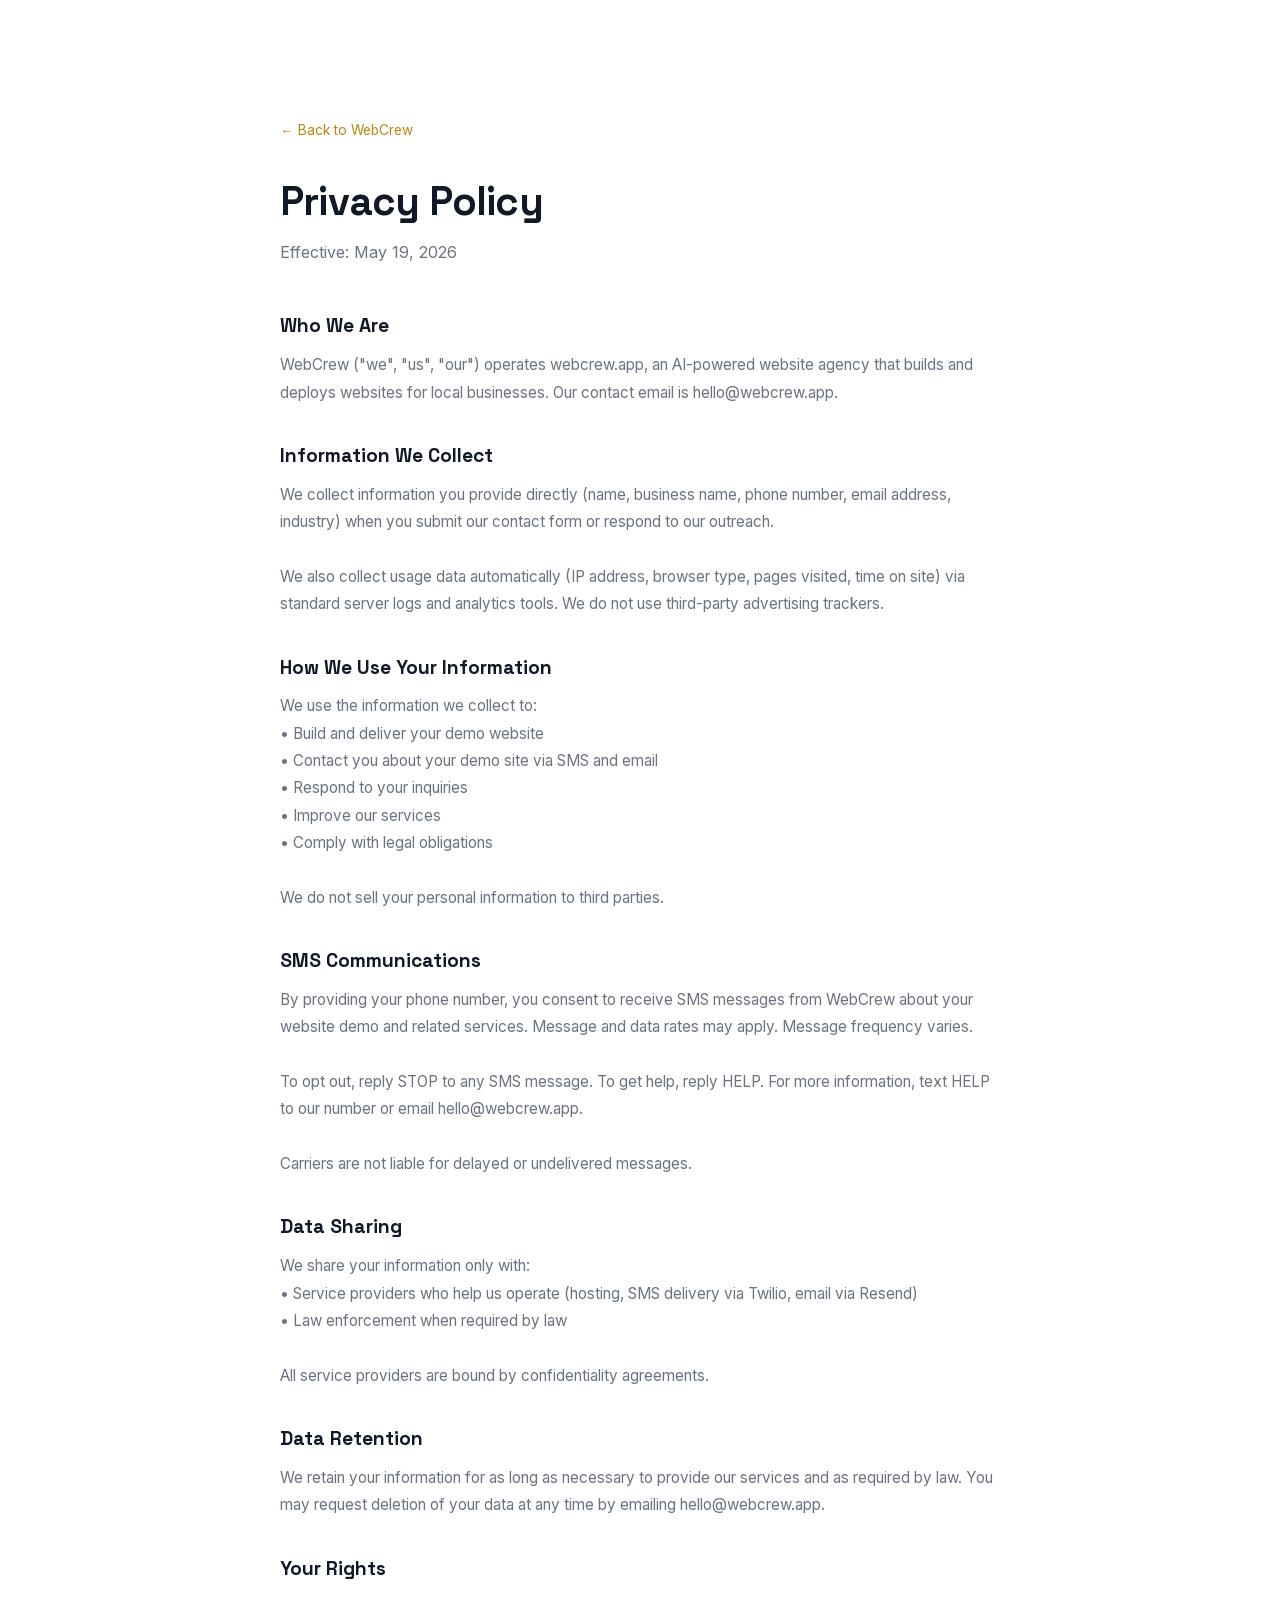
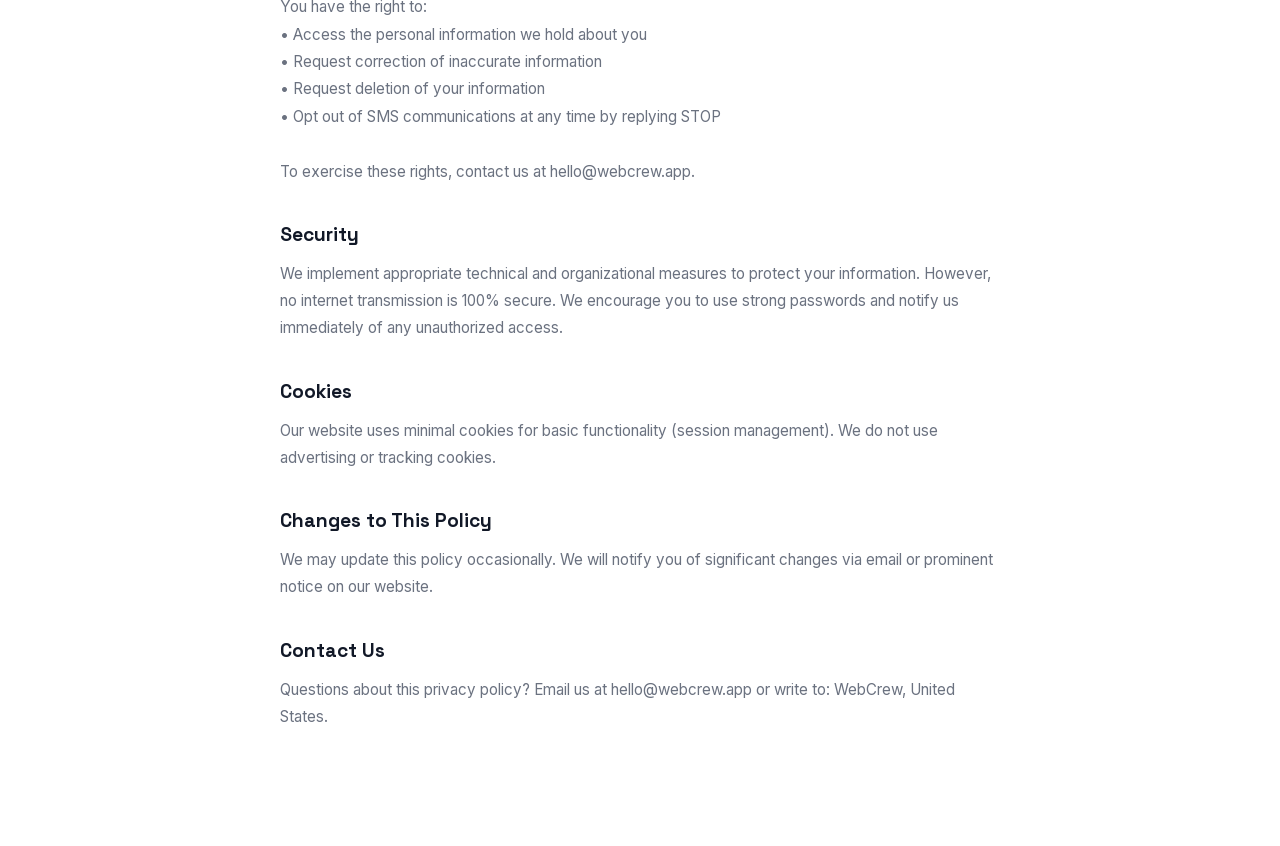
<file: privacy.html>
<!DOCTYPE html><html lang="en" class="__variable_49a339 __variable_37ef13"><head><meta charSet="utf-8"/><meta name="viewport" content="width=device-width, initial-scale=1"/><link rel="preload" href="/_next/static/media/36966cca54120369-s.p.woff2" as="font" crossorigin="" type="font/woff2"/><link rel="preload" href="/_next/static/media/e4af272ccee01ff0-s.p.woff2" as="font" crossorigin="" type="font/woff2"/><link rel="stylesheet" href="/_next/static/css/91af3148abf4fd27.css" data-precedence="next"/><link rel="preload" as="script" fetchPriority="low" href="/_next/static/chunks/webpack-29dff33264b8048d.js"/><script src="/_next/static/chunks/4bd1b696-1d52210eab209fad.js" async=""></script><script src="/_next/static/chunks/684-32a7cf19db423d09.js" async=""></script><script src="/_next/static/chunks/main-app-2c1a66059e709a4e.js" async=""></script><meta name="next-size-adjust" content=""/><title>Privacy Policy — WebCrew</title><meta name="description" content="WebCrew privacy policy — how we collect and use your information."/><meta name="robots" content="index, follow"/><meta property="og:title" content="WebCrew — Luxury Websites for Local Businesses"/><meta property="og:description" content="AI-powered luxury websites delivered overnight. From $299."/><meta property="og:url" content="https://webcrew.app"/><meta property="og:site_name" content="WebCrew"/><meta property="og:type" content="website"/><meta name="twitter:card" content="summary_large_image"/><meta name="twitter:title" content="WebCrew — Luxury Websites for Local Businesses"/><meta name="twitter:description" content="AI-powered luxury websites delivered overnight. From $299."/><script>document.querySelectorAll('body link[rel="icon"], body link[rel="apple-touch-icon"]').forEach(el => document.head.appendChild(el))</script><script src="/_next/static/chunks/polyfills-42372ed130431b0a.js" noModule=""></script></head><body><div style="min-height:100vh;background:var(--color-bg);padding:120px 32px 80px"><div style="max-width:720px;margin:0 auto"><a href="/" style="color:var(--color-gold);text-decoration:none;font-size:0.85rem;display:block;margin-bottom:32px">← Back to WebCrew</a><h1 style="font-family:var(--font-display);font-weight:800;font-size:2.5rem;letter-spacing:-0.02em;margin-bottom:8px">Privacy Policy</h1><p style="color:var(--color-muted);margin-bottom:48px">Effective: <!-- -->May 19, 2026</p><div style="margin-bottom:36px"><h2 style="font-family:var(--font-display);font-weight:700;font-size:1.2rem;margin-bottom:10px;color:var(--color-text)">Who We Are</h2><p style="color:var(--color-muted);line-height:1.8;white-space:pre-line;font-size:0.95rem">WebCrew (&quot;we&quot;, &quot;us&quot;, &quot;our&quot;) operates webcrew.app, an AI-powered website agency that builds and deploys websites for local businesses. Our contact email is hello@webcrew.app.</p></div><div style="margin-bottom:36px"><h2 style="font-family:var(--font-display);font-weight:700;font-size:1.2rem;margin-bottom:10px;color:var(--color-text)">Information We Collect</h2><p style="color:var(--color-muted);line-height:1.8;white-space:pre-line;font-size:0.95rem">We collect information you provide directly (name, business name, phone number, email address, industry) when you submit our contact form or respond to our outreach.

We also collect usage data automatically (IP address, browser type, pages visited, time on site) via standard server logs and analytics tools. We do not use third-party advertising trackers.</p></div><div style="margin-bottom:36px"><h2 style="font-family:var(--font-display);font-weight:700;font-size:1.2rem;margin-bottom:10px;color:var(--color-text)">How We Use Your Information</h2><p style="color:var(--color-muted);line-height:1.8;white-space:pre-line;font-size:0.95rem">We use the information we collect to:
• Build and deliver your demo website
• Contact you about your demo site via SMS and email
• Respond to your inquiries
• Improve our services
• Comply with legal obligations

We do not sell your personal information to third parties.</p></div><div style="margin-bottom:36px"><h2 style="font-family:var(--font-display);font-weight:700;font-size:1.2rem;margin-bottom:10px;color:var(--color-text)">SMS Communications</h2><p style="color:var(--color-muted);line-height:1.8;white-space:pre-line;font-size:0.95rem">By providing your phone number, you consent to receive SMS messages from WebCrew about your website demo and related services. Message and data rates may apply. Message frequency varies.

To opt out, reply STOP to any SMS message. To get help, reply HELP. For more information, text HELP to our number or email hello@webcrew.app.

Carriers are not liable for delayed or undelivered messages.</p></div><div style="margin-bottom:36px"><h2 style="font-family:var(--font-display);font-weight:700;font-size:1.2rem;margin-bottom:10px;color:var(--color-text)">Data Sharing</h2><p style="color:var(--color-muted);line-height:1.8;white-space:pre-line;font-size:0.95rem">We share your information only with:
• Service providers who help us operate (hosting, SMS delivery via Twilio, email via Resend)
• Law enforcement when required by law

All service providers are bound by confidentiality agreements.</p></div><div style="margin-bottom:36px"><h2 style="font-family:var(--font-display);font-weight:700;font-size:1.2rem;margin-bottom:10px;color:var(--color-text)">Data Retention</h2><p style="color:var(--color-muted);line-height:1.8;white-space:pre-line;font-size:0.95rem">We retain your information for as long as necessary to provide our services and as required by law. You may request deletion of your data at any time by emailing hello@webcrew.app.</p></div><div style="margin-bottom:36px"><h2 style="font-family:var(--font-display);font-weight:700;font-size:1.2rem;margin-bottom:10px;color:var(--color-text)">Your Rights</h2><p style="color:var(--color-muted);line-height:1.8;white-space:pre-line;font-size:0.95rem">You have the right to:
• Access the personal information we hold about you
• Request correction of inaccurate information
• Request deletion of your information
• Opt out of SMS communications at any time by replying STOP

To exercise these rights, contact us at hello@webcrew.app.</p></div><div style="margin-bottom:36px"><h2 style="font-family:var(--font-display);font-weight:700;font-size:1.2rem;margin-bottom:10px;color:var(--color-text)">Security</h2><p style="color:var(--color-muted);line-height:1.8;white-space:pre-line;font-size:0.95rem">We implement appropriate technical and organizational measures to protect your information. However, no internet transmission is 100% secure. We encourage you to use strong passwords and notify us immediately of any unauthorized access.</p></div><div style="margin-bottom:36px"><h2 style="font-family:var(--font-display);font-weight:700;font-size:1.2rem;margin-bottom:10px;color:var(--color-text)">Cookies</h2><p style="color:var(--color-muted);line-height:1.8;white-space:pre-line;font-size:0.95rem">Our website uses minimal cookies for basic functionality (session management). We do not use advertising or tracking cookies.</p></div><div style="margin-bottom:36px"><h2 style="font-family:var(--font-display);font-weight:700;font-size:1.2rem;margin-bottom:10px;color:var(--color-text)">Changes to This Policy</h2><p style="color:var(--color-muted);line-height:1.8;white-space:pre-line;font-size:0.95rem">We may update this policy occasionally. We will notify you of significant changes via email or prominent notice on our website.</p></div><div style="margin-bottom:36px"><h2 style="font-family:var(--font-display);font-weight:700;font-size:1.2rem;margin-bottom:10px;color:var(--color-text)">Contact Us</h2><p style="color:var(--color-muted);line-height:1.8;white-space:pre-line;font-size:0.95rem">Questions about this privacy policy? Email us at hello@webcrew.app or write to: WebCrew, United States.</p></div></div></div><!--$--><!--/$--><!--$--><!--/$--><script src="/_next/static/chunks/webpack-29dff33264b8048d.js" async=""></script><script>(self.__next_f=self.__next_f||[]).push([0])</script><script>self.__next_f.push([1,"1:\"$Sreact.fragment\"\n2:I[7555,[],\"\"]\n3:I[1295,[],\"\"]\n4:I[9665,[],\"MetadataBoundary\"]\n6:I[9665,[],\"OutletBoundary\"]\n9:I[4911,[],\"AsyncMetadataOutlet\"]\nb:I[9665,[],\"ViewportBoundary\"]\nd:I[6614,[],\"\"]\n:HL[\"/_next/static/media/36966cca54120369-s.p.woff2\",\"font\",{\"crossOrigin\":\"\",\"type\":\"font/woff2\"}]\n:HL[\"/_next/static/media/e4af272ccee01ff0-s.p.woff2\",\"font\",{\"crossOrigin\":\"\",\"type\":\"font/woff2\"}]\n:HL[\"/_next/static/css/91af3148abf4fd27.css\",\"style\"]\n"])</script><script>self.__next_f.push([1,"0:{\"P\":null,\"b\":\"qniKhJ7Afj9DYgHml5jPv\",\"p\":\"\",\"c\":[\"\",\"privacy\"],\"i\":false,\"f\":[[[\"\",{\"children\":[\"privacy\",{\"children\":[\"__PAGE__\",{}]}]},\"$undefined\",\"$undefined\",true],[\"\",[\"$\",\"$1\",\"c\",{\"children\":[[[\"$\",\"link\",\"0\",{\"rel\":\"stylesheet\",\"href\":\"/_next/static/css/91af3148abf4fd27.css\",\"precedence\":\"next\",\"crossOrigin\":\"$undefined\",\"nonce\":\"$undefined\"}]],[\"$\",\"html\",null,{\"lang\":\"en\",\"className\":\"__variable_49a339 __variable_37ef13\",\"children\":[\"$\",\"body\",null,{\"children\":[\"$\",\"$L2\",null,{\"parallelRouterKey\":\"children\",\"error\":\"$undefined\",\"errorStyles\":\"$undefined\",\"errorScripts\":\"$undefined\",\"template\":[\"$\",\"$L3\",null,{}],\"templateStyles\":\"$undefined\",\"templateScripts\":\"$undefined\",\"notFound\":[[[\"$\",\"title\",null,{\"children\":\"404: This page could not be found.\"}],[\"$\",\"div\",null,{\"style\":{\"fontFamily\":\"system-ui,\\\"Segoe UI\\\",Roboto,Helvetica,Arial,sans-serif,\\\"Apple Color Emoji\\\",\\\"Segoe UI Emoji\\\"\",\"height\":\"100vh\",\"textAlign\":\"center\",\"display\":\"flex\",\"flexDirection\":\"column\",\"alignItems\":\"center\",\"justifyContent\":\"center\"},\"children\":[\"$\",\"div\",null,{\"children\":[[\"$\",\"style\",null,{\"dangerouslySetInnerHTML\":{\"__html\":\"body{color:#000;background:#fff;margin:0}.next-error-h1{border-right:1px solid rgba(0,0,0,.3)}@media (prefers-color-scheme:dark){body{color:#fff;background:#000}.next-error-h1{border-right:1px solid rgba(255,255,255,.3)}}\"}}],[\"$\",\"h1\",null,{\"className\":\"next-error-h1\",\"style\":{\"display\":\"inline-block\",\"margin\":\"0 20px 0 0\",\"padding\":\"0 23px 0 0\",\"fontSize\":24,\"fontWeight\":500,\"verticalAlign\":\"top\",\"lineHeight\":\"49px\"},\"children\":404}],[\"$\",\"div\",null,{\"style\":{\"display\":\"inline-block\"},\"children\":[\"$\",\"h2\",null,{\"style\":{\"fontSize\":14,\"fontWeight\":400,\"lineHeight\":\"49px\",\"margin\":0},\"children\":\"This page could not be found.\"}]}]]}]}]],[]],\"forbidden\":\"$undefined\",\"unauthorized\":\"$undefined\"}]}]}]]}],{\"children\":[\"privacy\",[\"$\",\"$1\",\"c\",{\"children\":[null,[\"$\",\"$L2\",null,{\"parallelRouterKey\":\"children\",\"error\":\"$undefined\",\"errorStyles\":\"$undefined\",\"errorScripts\":\"$undefined\",\"template\":[\"$\",\"$L3\",null,{}],\"templateStyles\":\"$undefined\",\"templateScripts\":\"$undefined\",\"notFound\":\"$undefined\",\"forbidden\":\"$undefined\",\"unauthorized\":\"$undefined\"}]]}],{\"children\":[\"__PAGE__\",[\"$\",\"$1\",\"c\",{\"children\":[[\"$\",\"div\",null,{\"style\":{\"minHeight\":\"100vh\",\"background\":\"var(--color-bg)\",\"padding\":\"120px 32px 80px\"},\"children\":[\"$\",\"div\",null,{\"style\":{\"maxWidth\":\"720px\",\"margin\":\"0 auto\"},\"children\":[[\"$\",\"a\",null,{\"href\":\"/\",\"style\":{\"color\":\"var(--color-gold)\",\"textDecoration\":\"none\",\"fontSize\":\"0.85rem\",\"display\":\"block\",\"marginBottom\":\"32px\"},\"children\":\"← Back to WebCrew\"}],[\"$\",\"h1\",null,{\"style\":{\"fontFamily\":\"var(--font-display)\",\"fontWeight\":800,\"fontSize\":\"2.5rem\",\"letterSpacing\":\"-0.02em\",\"marginBottom\":\"8px\"},\"children\":\"Privacy Policy\"}],[\"$\",\"p\",null,{\"style\":{\"color\":\"var(--color-muted)\",\"marginBottom\":\"48px\"},\"children\":[\"Effective: \",\"May 19, 2026\"]}],[[\"$\",\"div\",\"Who We Are\",{\"style\":{\"marginBottom\":\"36px\"},\"children\":[[\"$\",\"h2\",null,{\"style\":{\"fontFamily\":\"var(--font-display)\",\"fontWeight\":700,\"fontSize\":\"1.2rem\",\"marginBottom\":\"10px\",\"color\":\"var(--color-text)\"},\"children\":\"Who We Are\"}],[\"$\",\"p\",null,{\"style\":{\"color\":\"var(--color-muted)\",\"lineHeight\":1.8,\"whiteSpace\":\"pre-line\",\"fontSize\":\"0.95rem\"},\"children\":\"WebCrew (\\\"we\\\", \\\"us\\\", \\\"our\\\") operates webcrew.app, an AI-powered website agency that builds and deploys websites for local businesses. Our contact email is hello@webcrew.app.\"}]]}],[\"$\",\"div\",\"Information We Collect\",{\"style\":{\"marginBottom\":\"36px\"},\"children\":[[\"$\",\"h2\",null,{\"style\":{\"fontFamily\":\"var(--font-display)\",\"fontWeight\":700,\"fontSize\":\"1.2rem\",\"marginBottom\":\"10px\",\"color\":\"var(--color-text)\"},\"children\":\"Information We Collect\"}],[\"$\",\"p\",null,{\"style\":{\"color\":\"var(--color-muted)\",\"lineHeight\":1.8,\"whiteSpace\":\"pre-line\",\"fontSize\":\"0.95rem\"},\"children\":\"We collect information you provide directly (name, business name, phone number, email address, industry) when you submit our contact form or respond to our outreach.\\n\\nWe also collect usage data automatically (IP address, browser type, pages visited, time on site) via standard server logs and analytics tools. We do not use third-party advertising trackers.\"}]]}],[\"$\",\"div\",\"How We Use Your Information\",{\"style\":{\"marginBottom\":\"36px\"},\"children\":[[\"$\",\"h2\",null,{\"style\":{\"fontFamily\":\"var(--font-display)\",\"fontWeight\":700,\"fontSize\":\"1.2rem\",\"marginBottom\":\"10px\",\"color\":\"var(--color-text)\"},\"children\":\"How We Use Your Information\"}],[\"$\",\"p\",null,{\"style\":{\"color\":\"var(--color-muted)\",\"lineHeight\":1.8,\"whiteSpace\":\"pre-line\",\"fontSize\":\"0.95rem\"},\"children\":\"We use the information we collect to:\\n• Build and deliver your demo website\\n• Contact you about your demo site via SMS and email\\n• Respond to your inquiries\\n• Improve our services\\n• Comply with legal obligations\\n\\nWe do not sell your personal information to third parties.\"}]]}],[\"$\",\"div\",\"SMS Communications\",{\"style\":{\"marginBottom\":\"36px\"},\"children\":[[\"$\",\"h2\",null,{\"style\":{\"fontFamily\":\"var(--font-display)\",\"fontWeight\":700,\"fontSize\":\"1.2rem\",\"marginBottom\":\"10px\",\"color\":\"var(--color-text)\"},\"children\":\"SMS Communications\"}],[\"$\",\"p\",null,{\"style\":{\"color\":\"var(--color-muted)\",\"lineHeight\":1.8,\"whiteSpace\":\"pre-line\",\"fontSize\":\"0.95rem\"},\"children\":\"By providing your phone number, you consent to receive SMS messages from WebCrew about your website demo and related services. Message and data rates may apply. Message frequency varies.\\n\\nTo opt out, reply STOP to any SMS message. To get help, reply HELP. For more information, text HELP to our number or email hello@webcrew.app.\\n\\nCarriers are not liable for delayed or undelivered messages.\"}]]}],[\"$\",\"div\",\"Data Sharing\",{\"style\":{\"marginBottom\":\"36px\"},\"children\":[[\"$\",\"h2\",null,{\"style\":{\"fontFamily\":\"var(--font-display)\",\"fontWeight\":700,\"fontSize\":\"1.2rem\",\"marginBottom\":\"10px\",\"color\":\"var(--color-text)\"},\"children\":\"Data Sharing\"}],[\"$\",\"p\",null,{\"style\":{\"color\":\"var(--color-muted)\",\"lineHeight\":1.8,\"whiteSpace\":\"pre-line\",\"fontSize\":\"0.95rem\"},\"children\":\"We share your information only with:\\n• Service providers who help us operate (hosting, SMS delivery via Twilio, email via Resend)\\n• Law enforcement when required by law\\n\\nAll service providers are bound by confidentiality agreements.\"}]]}],[\"$\",\"div\",\"Data Retention\",{\"style\":{\"marginBottom\":\"36px\"},\"children\":[[\"$\",\"h2\",null,{\"style\":{\"fontFamily\":\"var(--font-display)\",\"fontWeight\":700,\"fontSize\":\"1.2rem\",\"marginBottom\":\"10px\",\"color\":\"var(--color-text)\"},\"children\":\"Data Retention\"}],[\"$\",\"p\",null,{\"style\":{\"color\":\"var(--color-muted)\",\"lineHeight\":1.8,\"whiteSpace\":\"pre-line\",\"fontSize\":\"0.95rem\"},\"children\":\"We retain your information for as long as necessary to provide our services and as required by law. You may request deletion of your data at any time by emailing hello@webcrew.app.\"}]]}],[\"$\",\"div\",\"Your Rights\",{\"style\":{\"marginBottom\":\"36px\"},\"children\":[[\"$\",\"h2\",null,{\"style\":{\"fontFamily\":\"var(--font-display)\",\"fontWeight\":700,\"fontSize\":\"1.2rem\",\"marginBottom\":\"10px\",\"color\":\"var(--color-text)\"},\"children\":\"Your Rights\"}],[\"$\",\"p\",null,{\"style\":{\"color\":\"var(--color-muted)\",\"lineHeight\":1.8,\"whiteSpace\":\"pre-line\",\"fontSize\":\"0.95rem\"},\"children\":\"You have the right to:\\n• Access the personal information we hold about you\\n• Request correction of inaccurate information\\n• Request deletion of your information\\n• Opt out of SMS communications at any time by replying STOP\\n\\nTo exercise these rights, contact us at hello@webcrew.app.\"}]]}],[\"$\",\"div\",\"Security\",{\"style\":{\"marginBottom\":\"36px\"},\"children\":[[\"$\",\"h2\",null,{\"style\":{\"fontFamily\":\"var(--font-display)\",\"fontWeight\":700,\"fontSize\":\"1.2rem\",\"marginBottom\":\"10px\",\"color\":\"var(--color-text)\"},\"children\":\"Security\"}],[\"$\",\"p\",null,{\"style\":{\"color\":\"var(--color-muted)\",\"lineHeight\":1.8,\"whiteSpace\":\"pre-line\",\"fontSize\":\"0.95rem\"},\"children\":\"We implement appropriate technical and organizational measures to protect your information. However, no internet transmission is 100% secure. We encourage you to use strong passwords and notify us immediately of any unauthorized access.\"}]]}],[\"$\",\"div\",\"Cookies\",{\"style\":{\"marginBottom\":\"36px\"},\"children\":[[\"$\",\"h2\",null,{\"style\":{\"fontFamily\":\"var(--font-display)\",\"fontWeight\":700,\"fontSize\":\"1.2rem\",\"marginBottom\":\"10px\",\"color\":\"var(--color-text)\"},\"children\":\"Cookies\"}],[\"$\",\"p\",null,{\"style\":{\"color\":\"var(--color-muted)\",\"lineHeight\":1.8,\"whiteSpace\":\"pre-line\",\"fontSize\":\"0.95rem\"},\"children\":\"Our website uses minimal cookies for basic functionality (session management). We do not use advertising or tracking cookies.\"}]]}],[\"$\",\"div\",\"Changes to This Policy\",{\"style\":{\"marginBottom\":\"36px\"},\"children\":[[\"$\",\"h2\",null,{\"style\":{\"fontFamily\":\"var(--font-display)\",\"fontWeight\":700,\"fontSize\":\"1.2rem\",\"marginBottom\":\"10px\",\"color\":\"var(--color-text)\"},\"children\":\"Changes to This Policy\"}],[\"$\",\"p\",null,{\"style\":{\"color\":\"var(--color-muted)\",\"lineHeight\":1.8,\"whiteSpace\":\"pre-line\",\"fontSize\":\"0.95rem\"},\"children\":\"We may update this policy occasionally. We will notify you of significant changes via email or prominent notice on our website.\"}]]}],[\"$\",\"div\",\"Contact Us\",{\"style\":{\"marginBottom\":\"36px\"},\"children\":[[\"$\",\"h2\",null,{\"style\":{\"fontFamily\":\"var(--font-display)\",\"fontWeight\":700,\"fontSize\":\"1.2rem\",\"marginBottom\":\"10px\",\"color\":\"var(--color-text)\"},\"children\":\"Contact Us\"}],[\"$\",\"p\",null,{\"style\":{\"color\":\"var(--color-muted)\",\"lineHeight\":1.8,\"whiteSpace\":\"pre-line\",\"fontSize\":\"0.95rem\"},\"children\":\"Questions about this privacy policy? Email us at hello@webcrew.app or write to: WebCrew, United States.\"}]]}]]]}]}],[\"$\",\"$L4\",null,{\"children\":\"$L5\"}],null,[\"$\",\"$L6\",null,{\"children\":[\"$L7\",\"$L8\",[\"$\",\"$L9\",null,{\"promise\":\"$@a\"}]]}]]}],{},null,false]},null,false]},null,false],[\"$\",\"$1\",\"h\",{\"children\":[null,[\"$\",\"$1\",\"G9OGmgLc5yZeWN-qKwP7y\",{\"children\":[[\"$\",\"$Lb\",null,{\"children\":\"$Lc\"}],[\"$\",\"meta\",null,{\"name\":\"next-size-adjust\",\"content\":\"\"}]]}],null]}],false]],\"m\":\"$undefined\",\"G\":[\"$d\",\"$undefined\"],\"s\":false,\"S\":true}\n"])</script><script>self.__next_f.push([1,"e:\"$Sreact.suspense\"\nf:I[4911,[],\"AsyncMetadata\"]\n5:[\"$\",\"$e\",null,{\"fallback\":null,\"children\":[\"$\",\"$Lf\",null,{\"promise\":\"$@10\"}]}]\n"])</script><script>self.__next_f.push([1,"8:null\n"])</script><script>self.__next_f.push([1,"c:[[\"$\",\"meta\",\"0\",{\"charSet\":\"utf-8\"}],[\"$\",\"meta\",\"1\",{\"name\":\"viewport\",\"content\":\"width=device-width, initial-scale=1\"}]]\n7:null\n"])</script><script>self.__next_f.push([1,"10:{\"metadata\":[[\"$\",\"title\",\"0\",{\"children\":\"Privacy Policy — WebCrew\"}],[\"$\",\"meta\",\"1\",{\"name\":\"description\",\"content\":\"WebCrew privacy policy — how we collect and use your information.\"}],[\"$\",\"meta\",\"2\",{\"name\":\"robots\",\"content\":\"index, follow\"}],[\"$\",\"meta\",\"3\",{\"property\":\"og:title\",\"content\":\"WebCrew — Luxury Websites for Local Businesses\"}],[\"$\",\"meta\",\"4\",{\"property\":\"og:description\",\"content\":\"AI-powered luxury websites delivered overnight. From $299.\"}],[\"$\",\"meta\",\"5\",{\"property\":\"og:url\",\"content\":\"https://webcrew.app\"}],[\"$\",\"meta\",\"6\",{\"property\":\"og:site_name\",\"content\":\"WebCrew\"}],[\"$\",\"meta\",\"7\",{\"property\":\"og:type\",\"content\":\"website\"}],[\"$\",\"meta\",\"8\",{\"name\":\"twitter:card\",\"content\":\"summary_large_image\"}],[\"$\",\"meta\",\"9\",{\"name\":\"twitter:title\",\"content\":\"WebCrew — Luxury Websites for Local Businesses\"}],[\"$\",\"meta\",\"10\",{\"name\":\"twitter:description\",\"content\":\"AI-powered luxury websites delivered overnight. From $299.\"}]],\"error\":null,\"digest\":\"$undefined\"}\na:{\"metadata\":\"$10:metadata\",\"error\":null,\"digest\":\"$undefined\"}\n"])</script></body></html>
</file>
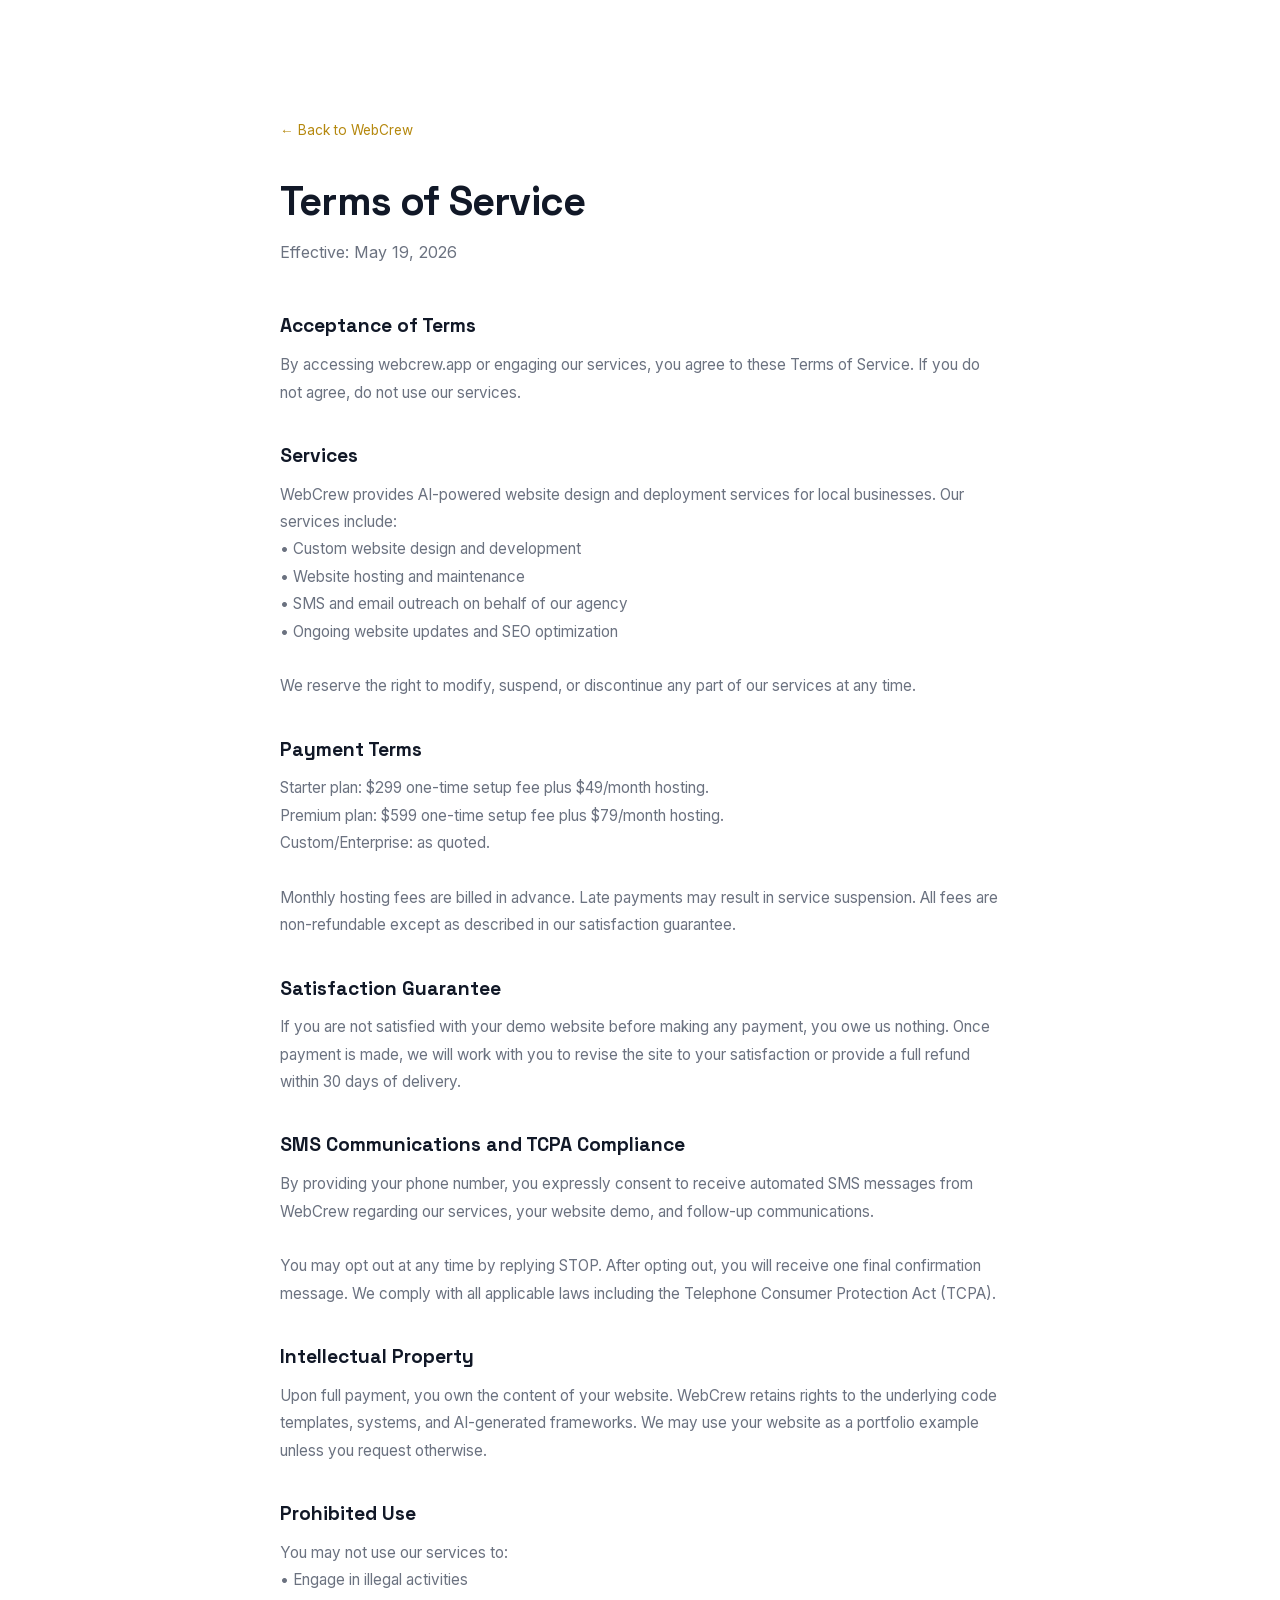
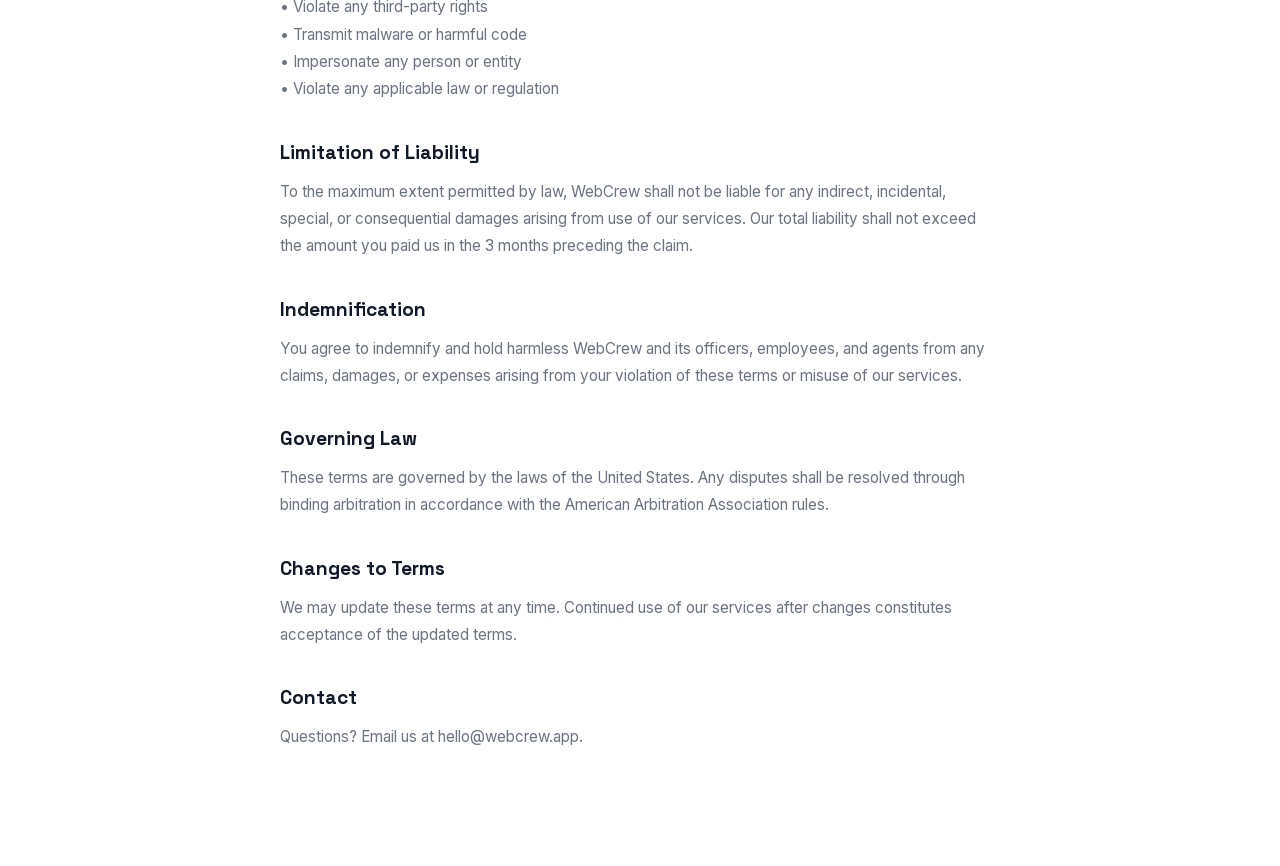
<file: terms.html>
<!DOCTYPE html><html lang="en" class="__variable_49a339 __variable_37ef13"><head><meta charSet="utf-8"/><meta name="viewport" content="width=device-width, initial-scale=1"/><link rel="preload" href="/_next/static/media/36966cca54120369-s.p.woff2" as="font" crossorigin="" type="font/woff2"/><link rel="preload" href="/_next/static/media/e4af272ccee01ff0-s.p.woff2" as="font" crossorigin="" type="font/woff2"/><link rel="stylesheet" href="/_next/static/css/91af3148abf4fd27.css" data-precedence="next"/><link rel="preload" as="script" fetchPriority="low" href="/_next/static/chunks/webpack-29dff33264b8048d.js"/><script src="/_next/static/chunks/4bd1b696-1d52210eab209fad.js" async=""></script><script src="/_next/static/chunks/684-32a7cf19db423d09.js" async=""></script><script src="/_next/static/chunks/main-app-2c1a66059e709a4e.js" async=""></script><meta name="next-size-adjust" content=""/><title>Terms of Service — WebCrew</title><meta name="description" content="WebCrew terms of service."/><meta name="robots" content="index, follow"/><meta property="og:title" content="WebCrew — Luxury Websites for Local Businesses"/><meta property="og:description" content="AI-powered luxury websites delivered overnight. From $299."/><meta property="og:url" content="https://webcrew.app"/><meta property="og:site_name" content="WebCrew"/><meta property="og:type" content="website"/><meta name="twitter:card" content="summary_large_image"/><meta name="twitter:title" content="WebCrew — Luxury Websites for Local Businesses"/><meta name="twitter:description" content="AI-powered luxury websites delivered overnight. From $299."/><script>document.querySelectorAll('body link[rel="icon"], body link[rel="apple-touch-icon"]').forEach(el => document.head.appendChild(el))</script><script src="/_next/static/chunks/polyfills-42372ed130431b0a.js" noModule=""></script></head><body><div style="min-height:100vh;background:var(--color-bg);padding:120px 32px 80px"><div style="max-width:720px;margin:0 auto"><a href="/" style="color:var(--color-gold);text-decoration:none;font-size:0.85rem;display:block;margin-bottom:32px">← Back to WebCrew</a><h1 style="font-family:var(--font-display);font-weight:800;font-size:2.5rem;letter-spacing:-0.02em;margin-bottom:8px">Terms of Service</h1><p style="color:var(--color-muted);margin-bottom:48px">Effective: <!-- -->May 19, 2026</p><div style="margin-bottom:36px"><h2 style="font-family:var(--font-display);font-weight:700;font-size:1.2rem;margin-bottom:10px;color:var(--color-text)">Acceptance of Terms</h2><p style="color:var(--color-muted);line-height:1.8;white-space:pre-line;font-size:0.95rem">By accessing webcrew.app or engaging our services, you agree to these Terms of Service. If you do not agree, do not use our services.</p></div><div style="margin-bottom:36px"><h2 style="font-family:var(--font-display);font-weight:700;font-size:1.2rem;margin-bottom:10px;color:var(--color-text)">Services</h2><p style="color:var(--color-muted);line-height:1.8;white-space:pre-line;font-size:0.95rem">WebCrew provides AI-powered website design and deployment services for local businesses. Our services include:
• Custom website design and development
• Website hosting and maintenance
• SMS and email outreach on behalf of our agency
• Ongoing website updates and SEO optimization

We reserve the right to modify, suspend, or discontinue any part of our services at any time.</p></div><div style="margin-bottom:36px"><h2 style="font-family:var(--font-display);font-weight:700;font-size:1.2rem;margin-bottom:10px;color:var(--color-text)">Payment Terms</h2><p style="color:var(--color-muted);line-height:1.8;white-space:pre-line;font-size:0.95rem">Starter plan: $299 one-time setup fee plus $49/month hosting.
Premium plan: $599 one-time setup fee plus $79/month hosting.
Custom/Enterprise: as quoted.

Monthly hosting fees are billed in advance. Late payments may result in service suspension. All fees are non-refundable except as described in our satisfaction guarantee.</p></div><div style="margin-bottom:36px"><h2 style="font-family:var(--font-display);font-weight:700;font-size:1.2rem;margin-bottom:10px;color:var(--color-text)">Satisfaction Guarantee</h2><p style="color:var(--color-muted);line-height:1.8;white-space:pre-line;font-size:0.95rem">If you are not satisfied with your demo website before making any payment, you owe us nothing. Once payment is made, we will work with you to revise the site to your satisfaction or provide a full refund within 30 days of delivery.</p></div><div style="margin-bottom:36px"><h2 style="font-family:var(--font-display);font-weight:700;font-size:1.2rem;margin-bottom:10px;color:var(--color-text)">SMS Communications and TCPA Compliance</h2><p style="color:var(--color-muted);line-height:1.8;white-space:pre-line;font-size:0.95rem">By providing your phone number, you expressly consent to receive automated SMS messages from WebCrew regarding our services, your website demo, and follow-up communications.

You may opt out at any time by replying STOP. After opting out, you will receive one final confirmation message. We comply with all applicable laws including the Telephone Consumer Protection Act (TCPA).</p></div><div style="margin-bottom:36px"><h2 style="font-family:var(--font-display);font-weight:700;font-size:1.2rem;margin-bottom:10px;color:var(--color-text)">Intellectual Property</h2><p style="color:var(--color-muted);line-height:1.8;white-space:pre-line;font-size:0.95rem">Upon full payment, you own the content of your website. WebCrew retains rights to the underlying code templates, systems, and AI-generated frameworks. We may use your website as a portfolio example unless you request otherwise.</p></div><div style="margin-bottom:36px"><h2 style="font-family:var(--font-display);font-weight:700;font-size:1.2rem;margin-bottom:10px;color:var(--color-text)">Prohibited Use</h2><p style="color:var(--color-muted);line-height:1.8;white-space:pre-line;font-size:0.95rem">You may not use our services to:
• Engage in illegal activities
• Violate any third-party rights
• Transmit malware or harmful code
• Impersonate any person or entity
• Violate any applicable law or regulation</p></div><div style="margin-bottom:36px"><h2 style="font-family:var(--font-display);font-weight:700;font-size:1.2rem;margin-bottom:10px;color:var(--color-text)">Limitation of Liability</h2><p style="color:var(--color-muted);line-height:1.8;white-space:pre-line;font-size:0.95rem">To the maximum extent permitted by law, WebCrew shall not be liable for any indirect, incidental, special, or consequential damages arising from use of our services. Our total liability shall not exceed the amount you paid us in the 3 months preceding the claim.</p></div><div style="margin-bottom:36px"><h2 style="font-family:var(--font-display);font-weight:700;font-size:1.2rem;margin-bottom:10px;color:var(--color-text)">Indemnification</h2><p style="color:var(--color-muted);line-height:1.8;white-space:pre-line;font-size:0.95rem">You agree to indemnify and hold harmless WebCrew and its officers, employees, and agents from any claims, damages, or expenses arising from your violation of these terms or misuse of our services.</p></div><div style="margin-bottom:36px"><h2 style="font-family:var(--font-display);font-weight:700;font-size:1.2rem;margin-bottom:10px;color:var(--color-text)">Governing Law</h2><p style="color:var(--color-muted);line-height:1.8;white-space:pre-line;font-size:0.95rem">These terms are governed by the laws of the United States. Any disputes shall be resolved through binding arbitration in accordance with the American Arbitration Association rules.</p></div><div style="margin-bottom:36px"><h2 style="font-family:var(--font-display);font-weight:700;font-size:1.2rem;margin-bottom:10px;color:var(--color-text)">Changes to Terms</h2><p style="color:var(--color-muted);line-height:1.8;white-space:pre-line;font-size:0.95rem">We may update these terms at any time. Continued use of our services after changes constitutes acceptance of the updated terms.</p></div><div style="margin-bottom:36px"><h2 style="font-family:var(--font-display);font-weight:700;font-size:1.2rem;margin-bottom:10px;color:var(--color-text)">Contact</h2><p style="color:var(--color-muted);line-height:1.8;white-space:pre-line;font-size:0.95rem">Questions? Email us at hello@webcrew.app.</p></div></div></div><!--$--><!--/$--><!--$--><!--/$--><script src="/_next/static/chunks/webpack-29dff33264b8048d.js" async=""></script><script>(self.__next_f=self.__next_f||[]).push([0])</script><script>self.__next_f.push([1,"1:\"$Sreact.fragment\"\n2:I[7555,[],\"\"]\n3:I[1295,[],\"\"]\n4:I[9665,[],\"MetadataBoundary\"]\n6:I[9665,[],\"OutletBoundary\"]\n9:I[4911,[],\"AsyncMetadataOutlet\"]\nb:I[9665,[],\"ViewportBoundary\"]\nd:I[6614,[],\"\"]\n:HL[\"/_next/static/media/36966cca54120369-s.p.woff2\",\"font\",{\"crossOrigin\":\"\",\"type\":\"font/woff2\"}]\n:HL[\"/_next/static/media/e4af272ccee01ff0-s.p.woff2\",\"font\",{\"crossOrigin\":\"\",\"type\":\"font/woff2\"}]\n:HL[\"/_next/static/css/91af3148abf4fd27.css\",\"style\"]\n"])</script><script>self.__next_f.push([1,"0:{\"P\":null,\"b\":\"qniKhJ7Afj9DYgHml5jPv\",\"p\":\"\",\"c\":[\"\",\"terms\"],\"i\":false,\"f\":[[[\"\",{\"children\":[\"terms\",{\"children\":[\"__PAGE__\",{}]}]},\"$undefined\",\"$undefined\",true],[\"\",[\"$\",\"$1\",\"c\",{\"children\":[[[\"$\",\"link\",\"0\",{\"rel\":\"stylesheet\",\"href\":\"/_next/static/css/91af3148abf4fd27.css\",\"precedence\":\"next\",\"crossOrigin\":\"$undefined\",\"nonce\":\"$undefined\"}]],[\"$\",\"html\",null,{\"lang\":\"en\",\"className\":\"__variable_49a339 __variable_37ef13\",\"children\":[\"$\",\"body\",null,{\"children\":[\"$\",\"$L2\",null,{\"parallelRouterKey\":\"children\",\"error\":\"$undefined\",\"errorStyles\":\"$undefined\",\"errorScripts\":\"$undefined\",\"template\":[\"$\",\"$L3\",null,{}],\"templateStyles\":\"$undefined\",\"templateScripts\":\"$undefined\",\"notFound\":[[[\"$\",\"title\",null,{\"children\":\"404: This page could not be found.\"}],[\"$\",\"div\",null,{\"style\":{\"fontFamily\":\"system-ui,\\\"Segoe UI\\\",Roboto,Helvetica,Arial,sans-serif,\\\"Apple Color Emoji\\\",\\\"Segoe UI Emoji\\\"\",\"height\":\"100vh\",\"textAlign\":\"center\",\"display\":\"flex\",\"flexDirection\":\"column\",\"alignItems\":\"center\",\"justifyContent\":\"center\"},\"children\":[\"$\",\"div\",null,{\"children\":[[\"$\",\"style\",null,{\"dangerouslySetInnerHTML\":{\"__html\":\"body{color:#000;background:#fff;margin:0}.next-error-h1{border-right:1px solid rgba(0,0,0,.3)}@media (prefers-color-scheme:dark){body{color:#fff;background:#000}.next-error-h1{border-right:1px solid rgba(255,255,255,.3)}}\"}}],[\"$\",\"h1\",null,{\"className\":\"next-error-h1\",\"style\":{\"display\":\"inline-block\",\"margin\":\"0 20px 0 0\",\"padding\":\"0 23px 0 0\",\"fontSize\":24,\"fontWeight\":500,\"verticalAlign\":\"top\",\"lineHeight\":\"49px\"},\"children\":404}],[\"$\",\"div\",null,{\"style\":{\"display\":\"inline-block\"},\"children\":[\"$\",\"h2\",null,{\"style\":{\"fontSize\":14,\"fontWeight\":400,\"lineHeight\":\"49px\",\"margin\":0},\"children\":\"This page could not be found.\"}]}]]}]}]],[]],\"forbidden\":\"$undefined\",\"unauthorized\":\"$undefined\"}]}]}]]}],{\"children\":[\"terms\",[\"$\",\"$1\",\"c\",{\"children\":[null,[\"$\",\"$L2\",null,{\"parallelRouterKey\":\"children\",\"error\":\"$undefined\",\"errorStyles\":\"$undefined\",\"errorScripts\":\"$undefined\",\"template\":[\"$\",\"$L3\",null,{}],\"templateStyles\":\"$undefined\",\"templateScripts\":\"$undefined\",\"notFound\":\"$undefined\",\"forbidden\":\"$undefined\",\"unauthorized\":\"$undefined\"}]]}],{\"children\":[\"__PAGE__\",[\"$\",\"$1\",\"c\",{\"children\":[[\"$\",\"div\",null,{\"style\":{\"minHeight\":\"100vh\",\"background\":\"var(--color-bg)\",\"padding\":\"120px 32px 80px\"},\"children\":[\"$\",\"div\",null,{\"style\":{\"maxWidth\":\"720px\",\"margin\":\"0 auto\"},\"children\":[[\"$\",\"a\",null,{\"href\":\"/\",\"style\":{\"color\":\"var(--color-gold)\",\"textDecoration\":\"none\",\"fontSize\":\"0.85rem\",\"display\":\"block\",\"marginBottom\":\"32px\"},\"children\":\"← Back to WebCrew\"}],[\"$\",\"h1\",null,{\"style\":{\"fontFamily\":\"var(--font-display)\",\"fontWeight\":800,\"fontSize\":\"2.5rem\",\"letterSpacing\":\"-0.02em\",\"marginBottom\":\"8px\"},\"children\":\"Terms of Service\"}],[\"$\",\"p\",null,{\"style\":{\"color\":\"var(--color-muted)\",\"marginBottom\":\"48px\"},\"children\":[\"Effective: \",\"May 19, 2026\"]}],[[\"$\",\"div\",\"Acceptance of Terms\",{\"style\":{\"marginBottom\":\"36px\"},\"children\":[[\"$\",\"h2\",null,{\"style\":{\"fontFamily\":\"var(--font-display)\",\"fontWeight\":700,\"fontSize\":\"1.2rem\",\"marginBottom\":\"10px\",\"color\":\"var(--color-text)\"},\"children\":\"Acceptance of Terms\"}],[\"$\",\"p\",null,{\"style\":{\"color\":\"var(--color-muted)\",\"lineHeight\":1.8,\"whiteSpace\":\"pre-line\",\"fontSize\":\"0.95rem\"},\"children\":\"By accessing webcrew.app or engaging our services, you agree to these Terms of Service. If you do not agree, do not use our services.\"}]]}],[\"$\",\"div\",\"Services\",{\"style\":{\"marginBottom\":\"36px\"},\"children\":[[\"$\",\"h2\",null,{\"style\":{\"fontFamily\":\"var(--font-display)\",\"fontWeight\":700,\"fontSize\":\"1.2rem\",\"marginBottom\":\"10px\",\"color\":\"var(--color-text)\"},\"children\":\"Services\"}],[\"$\",\"p\",null,{\"style\":{\"color\":\"var(--color-muted)\",\"lineHeight\":1.8,\"whiteSpace\":\"pre-line\",\"fontSize\":\"0.95rem\"},\"children\":\"WebCrew provides AI-powered website design and deployment services for local businesses. Our services include:\\n• Custom website design and development\\n• Website hosting and maintenance\\n• SMS and email outreach on behalf of our agency\\n• Ongoing website updates and SEO optimization\\n\\nWe reserve the right to modify, suspend, or discontinue any part of our services at any time.\"}]]}],[\"$\",\"div\",\"Payment Terms\",{\"style\":{\"marginBottom\":\"36px\"},\"children\":[[\"$\",\"h2\",null,{\"style\":{\"fontFamily\":\"var(--font-display)\",\"fontWeight\":700,\"fontSize\":\"1.2rem\",\"marginBottom\":\"10px\",\"color\":\"var(--color-text)\"},\"children\":\"Payment Terms\"}],[\"$\",\"p\",null,{\"style\":{\"color\":\"var(--color-muted)\",\"lineHeight\":1.8,\"whiteSpace\":\"pre-line\",\"fontSize\":\"0.95rem\"},\"children\":\"Starter plan: $299 one-time setup fee plus $49/month hosting.\\nPremium plan: $599 one-time setup fee plus $79/month hosting.\\nCustom/Enterprise: as quoted.\\n\\nMonthly hosting fees are billed in advance. Late payments may result in service suspension. All fees are non-refundable except as described in our satisfaction guarantee.\"}]]}],[\"$\",\"div\",\"Satisfaction Guarantee\",{\"style\":{\"marginBottom\":\"36px\"},\"children\":[[\"$\",\"h2\",null,{\"style\":{\"fontFamily\":\"var(--font-display)\",\"fontWeight\":700,\"fontSize\":\"1.2rem\",\"marginBottom\":\"10px\",\"color\":\"var(--color-text)\"},\"children\":\"Satisfaction Guarantee\"}],[\"$\",\"p\",null,{\"style\":{\"color\":\"var(--color-muted)\",\"lineHeight\":1.8,\"whiteSpace\":\"pre-line\",\"fontSize\":\"0.95rem\"},\"children\":\"If you are not satisfied with your demo website before making any payment, you owe us nothing. Once payment is made, we will work with you to revise the site to your satisfaction or provide a full refund within 30 days of delivery.\"}]]}],[\"$\",\"div\",\"SMS Communications and TCPA Compliance\",{\"style\":{\"marginBottom\":\"36px\"},\"children\":[[\"$\",\"h2\",null,{\"style\":{\"fontFamily\":\"var(--font-display)\",\"fontWeight\":700,\"fontSize\":\"1.2rem\",\"marginBottom\":\"10px\",\"color\":\"var(--color-text)\"},\"children\":\"SMS Communications and TCPA Compliance\"}],[\"$\",\"p\",null,{\"style\":{\"color\":\"var(--color-muted)\",\"lineHeight\":1.8,\"whiteSpace\":\"pre-line\",\"fontSize\":\"0.95rem\"},\"children\":\"By providing your phone number, you expressly consent to receive automated SMS messages from WebCrew regarding our services, your website demo, and follow-up communications.\\n\\nYou may opt out at any time by replying STOP. After opting out, you will receive one final confirmation message. We comply with all applicable laws including the Telephone Consumer Protection Act (TCPA).\"}]]}],[\"$\",\"div\",\"Intellectual Property\",{\"style\":{\"marginBottom\":\"36px\"},\"children\":[[\"$\",\"h2\",null,{\"style\":{\"fontFamily\":\"var(--font-display)\",\"fontWeight\":700,\"fontSize\":\"1.2rem\",\"marginBottom\":\"10px\",\"color\":\"var(--color-text)\"},\"children\":\"Intellectual Property\"}],[\"$\",\"p\",null,{\"style\":{\"color\":\"var(--color-muted)\",\"lineHeight\":1.8,\"whiteSpace\":\"pre-line\",\"fontSize\":\"0.95rem\"},\"children\":\"Upon full payment, you own the content of your website. WebCrew retains rights to the underlying code templates, systems, and AI-generated frameworks. We may use your website as a portfolio example unless you request otherwise.\"}]]}],[\"$\",\"div\",\"Prohibited Use\",{\"style\":{\"marginBottom\":\"36px\"},\"children\":[[\"$\",\"h2\",null,{\"style\":{\"fontFamily\":\"var(--font-display)\",\"fontWeight\":700,\"fontSize\":\"1.2rem\",\"marginBottom\":\"10px\",\"color\":\"var(--color-text)\"},\"children\":\"Prohibited Use\"}],[\"$\",\"p\",null,{\"style\":{\"color\":\"var(--color-muted)\",\"lineHeight\":1.8,\"whiteSpace\":\"pre-line\",\"fontSize\":\"0.95rem\"},\"children\":\"You may not use our services to:\\n• Engage in illegal activities\\n• Violate any third-party rights\\n• Transmit malware or harmful code\\n• Impersonate any person or entity\\n• Violate any applicable law or regulation\"}]]}],[\"$\",\"div\",\"Limitation of Liability\",{\"style\":{\"marginBottom\":\"36px\"},\"children\":[[\"$\",\"h2\",null,{\"style\":{\"fontFamily\":\"var(--font-display)\",\"fontWeight\":700,\"fontSize\":\"1.2rem\",\"marginBottom\":\"10px\",\"color\":\"var(--color-text)\"},\"children\":\"Limitation of Liability\"}],[\"$\",\"p\",null,{\"style\":{\"color\":\"var(--color-muted)\",\"lineHeight\":1.8,\"whiteSpace\":\"pre-line\",\"fontSize\":\"0.95rem\"},\"children\":\"To the maximum extent permitted by law, WebCrew shall not be liable for any indirect, incidental, special, or consequential damages arising from use of our services. Our total liability shall not exceed the amount you paid us in the 3 months preceding the claim.\"}]]}],[\"$\",\"div\",\"Indemnification\",{\"style\":{\"marginBottom\":\"36px\"},\"children\":[[\"$\",\"h2\",null,{\"style\":{\"fontFamily\":\"var(--font-display)\",\"fontWeight\":700,\"fontSize\":\"1.2rem\",\"marginBottom\":\"10px\",\"color\":\"var(--color-text)\"},\"children\":\"Indemnification\"}],[\"$\",\"p\",null,{\"style\":{\"color\":\"var(--color-muted)\",\"lineHeight\":1.8,\"whiteSpace\":\"pre-line\",\"fontSize\":\"0.95rem\"},\"children\":\"You agree to indemnify and hold harmless WebCrew and its officers, employees, and agents from any claims, damages, or expenses arising from your violation of these terms or misuse of our services.\"}]]}],[\"$\",\"div\",\"Governing Law\",{\"style\":{\"marginBottom\":\"36px\"},\"children\":[[\"$\",\"h2\",null,{\"style\":{\"fontFamily\":\"var(--font-display)\",\"fontWeight\":700,\"fontSize\":\"1.2rem\",\"marginBottom\":\"10px\",\"color\":\"var(--color-text)\"},\"children\":\"Governing Law\"}],[\"$\",\"p\",null,{\"style\":{\"color\":\"var(--color-muted)\",\"lineHeight\":1.8,\"whiteSpace\":\"pre-line\",\"fontSize\":\"0.95rem\"},\"children\":\"These terms are governed by the laws of the United States. Any disputes shall be resolved through binding arbitration in accordance with the American Arbitration Association rules.\"}]]}],[\"$\",\"div\",\"Changes to Terms\",{\"style\":{\"marginBottom\":\"36px\"},\"children\":[[\"$\",\"h2\",null,{\"style\":{\"fontFamily\":\"var(--font-display)\",\"fontWeight\":700,\"fontSize\":\"1.2rem\",\"marginBottom\":\"10px\",\"color\":\"var(--color-text)\"},\"children\":\"Changes to Terms\"}],[\"$\",\"p\",null,{\"style\":{\"color\":\"var(--color-muted)\",\"lineHeight\":1.8,\"whiteSpace\":\"pre-line\",\"fontSize\":\"0.95rem\"},\"children\":\"We may update these terms at any time. Continued use of our services after changes constitutes acceptance of the updated terms.\"}]]}],[\"$\",\"div\",\"Contact\",{\"style\":{\"marginBottom\":\"36px\"},\"children\":[[\"$\",\"h2\",null,{\"style\":{\"fontFamily\":\"var(--font-display)\",\"fontWeight\":700,\"fontSize\":\"1.2rem\",\"marginBottom\":\"10px\",\"color\":\"var(--color-text)\"},\"children\":\"Contact\"}],[\"$\",\"p\",null,{\"style\":{\"color\":\"var(--color-muted)\",\"lineHeight\":1.8,\"whiteSpace\":\"pre-line\",\"fontSize\":\"0.95rem\"},\"children\":\"Questions? Email us at hello@webcrew.app.\"}]]}]]]}]}],[\"$\",\"$L4\",null,{\"children\":\"$L5\"}],null,[\"$\",\"$L6\",null,{\"children\":[\"$L7\",\"$L8\",[\"$\",\"$L9\",null,{\"promise\":\"$@a\"}]]}]]}],{},null,false]},null,false]},null,false],[\"$\",\"$1\",\"h\",{\"children\":[null,[\"$\",\"$1\",\"A9wPEjr0lP7nBpMcf1sKN\",{\"children\":[[\"$\",\"$Lb\",null,{\"children\":\"$Lc\"}],[\"$\",\"meta\",null,{\"name\":\"next-size-adjust\",\"content\":\"\"}]]}],null]}],false]],\"m\":\"$undefined\",\"G\":[\"$d\",\"$undefined\"],\"s\":false,\"S\":true}\n"])</script><script>self.__next_f.push([1,"e:\"$Sreact.suspense\"\nf:I[4911,[],\"AsyncMetadata\"]\n5:[\"$\",\"$e\",null,{\"fallback\":null,\"children\":[\"$\",\"$Lf\",null,{\"promise\":\"$@10\"}]}]\n"])</script><script>self.__next_f.push([1,"8:null\n"])</script><script>self.__next_f.push([1,"c:[[\"$\",\"meta\",\"0\",{\"charSet\":\"utf-8\"}],[\"$\",\"meta\",\"1\",{\"name\":\"viewport\",\"content\":\"width=device-width, initial-scale=1\"}]]\n7:null\n"])</script><script>self.__next_f.push([1,"10:{\"metadata\":[[\"$\",\"title\",\"0\",{\"children\":\"Terms of Service — WebCrew\"}],[\"$\",\"meta\",\"1\",{\"name\":\"description\",\"content\":\"WebCrew terms of service.\"}],[\"$\",\"meta\",\"2\",{\"name\":\"robots\",\"content\":\"index, follow\"}],[\"$\",\"meta\",\"3\",{\"property\":\"og:title\",\"content\":\"WebCrew — Luxury Websites for Local Businesses\"}],[\"$\",\"meta\",\"4\",{\"property\":\"og:description\",\"content\":\"AI-powered luxury websites delivered overnight. From $299.\"}],[\"$\",\"meta\",\"5\",{\"property\":\"og:url\",\"content\":\"https://webcrew.app\"}],[\"$\",\"meta\",\"6\",{\"property\":\"og:site_name\",\"content\":\"WebCrew\"}],[\"$\",\"meta\",\"7\",{\"property\":\"og:type\",\"content\":\"website\"}],[\"$\",\"meta\",\"8\",{\"name\":\"twitter:card\",\"content\":\"summary_large_image\"}],[\"$\",\"meta\",\"9\",{\"name\":\"twitter:title\",\"content\":\"WebCrew — Luxury Websites for Local Businesses\"}],[\"$\",\"meta\",\"10\",{\"name\":\"twitter:description\",\"content\":\"AI-powered luxury websites delivered overnight. From $299.\"}]],\"error\":null,\"digest\":\"$undefined\"}\na:{\"metadata\":\"$10:metadata\",\"error\":null,\"digest\":\"$undefined\"}\n"])</script></body></html>
</file>
<file: _next/static/css/91af3148abf4fd27.css>
@font-face{font-family:Space Grotesk;font-style:normal;font-weight:400;font-display:swap;src:url(/_next/static/media/e1aab0933260df4d-s.woff2) format("woff2");unicode-range:u+0102-0103,u+0110-0111,u+0128-0129,u+0168-0169,u+01a0-01a1,u+01af-01b0,u+0300-0301,u+0303-0304,u+0308-0309,u+0323,u+0329,u+1ea0-1ef9,u+20ab}@font-face{font-family:Space Grotesk;font-style:normal;font-weight:400;font-display:swap;src:url(/_next/static/media/b7387a63dd068245-s.woff2) format("woff2");unicode-range:u+0100-02ba,u+02bd-02c5,u+02c7-02cc,u+02ce-02d7,u+02dd-02ff,u+0304,u+0308,u+0329,u+1d00-1dbf,u+1e00-1e9f,u+1ef2-1eff,u+2020,u+20a0-20ab,u+20ad-20c0,u+2113,u+2c60-2c7f,u+a720-a7ff}@font-face{font-family:Space Grotesk;font-style:normal;font-weight:400;font-display:swap;src:url(/_next/static/media/36966cca54120369-s.p.woff2) format("woff2");unicode-range:u+00??,u+0131,u+0152-0153,u+02bb-02bc,u+02c6,u+02da,u+02dc,u+0304,u+0308,u+0329,u+2000-206f,u+20ac,u+2122,u+2191,u+2193,u+2212,u+2215,u+feff,u+fffd}@font-face{font-family:Space Grotesk;font-style:normal;font-weight:500;font-display:swap;src:url(/_next/static/media/e1aab0933260df4d-s.woff2) format("woff2");unicode-range:u+0102-0103,u+0110-0111,u+0128-0129,u+0168-0169,u+01a0-01a1,u+01af-01b0,u+0300-0301,u+0303-0304,u+0308-0309,u+0323,u+0329,u+1ea0-1ef9,u+20ab}@font-face{font-family:Space Grotesk;font-style:normal;font-weight:500;font-display:swap;src:url(/_next/static/media/b7387a63dd068245-s.woff2) format("woff2");unicode-range:u+0100-02ba,u+02bd-02c5,u+02c7-02cc,u+02ce-02d7,u+02dd-02ff,u+0304,u+0308,u+0329,u+1d00-1dbf,u+1e00-1e9f,u+1ef2-1eff,u+2020,u+20a0-20ab,u+20ad-20c0,u+2113,u+2c60-2c7f,u+a720-a7ff}@font-face{font-family:Space Grotesk;font-style:normal;font-weight:500;font-display:swap;src:url(/_next/static/media/36966cca54120369-s.p.woff2) format("woff2");unicode-range:u+00??,u+0131,u+0152-0153,u+02bb-02bc,u+02c6,u+02da,u+02dc,u+0304,u+0308,u+0329,u+2000-206f,u+20ac,u+2122,u+2191,u+2193,u+2212,u+2215,u+feff,u+fffd}@font-face{font-family:Space Grotesk;font-style:normal;font-weight:600;font-display:swap;src:url(/_next/static/media/e1aab0933260df4d-s.woff2) format("woff2");unicode-range:u+0102-0103,u+0110-0111,u+0128-0129,u+0168-0169,u+01a0-01a1,u+01af-01b0,u+0300-0301,u+0303-0304,u+0308-0309,u+0323,u+0329,u+1ea0-1ef9,u+20ab}@font-face{font-family:Space Grotesk;font-style:normal;font-weight:600;font-display:swap;src:url(/_next/static/media/b7387a63dd068245-s.woff2) format("woff2");unicode-range:u+0100-02ba,u+02bd-02c5,u+02c7-02cc,u+02ce-02d7,u+02dd-02ff,u+0304,u+0308,u+0329,u+1d00-1dbf,u+1e00-1e9f,u+1ef2-1eff,u+2020,u+20a0-20ab,u+20ad-20c0,u+2113,u+2c60-2c7f,u+a720-a7ff}@font-face{font-family:Space Grotesk;font-style:normal;font-weight:600;font-display:swap;src:url(/_next/static/media/36966cca54120369-s.p.woff2) format("woff2");unicode-range:u+00??,u+0131,u+0152-0153,u+02bb-02bc,u+02c6,u+02da,u+02dc,u+0304,u+0308,u+0329,u+2000-206f,u+20ac,u+2122,u+2191,u+2193,u+2212,u+2215,u+feff,u+fffd}@font-face{font-family:Space Grotesk;font-style:normal;font-weight:700;font-display:swap;src:url(/_next/static/media/e1aab0933260df4d-s.woff2) format("woff2");unicode-range:u+0102-0103,u+0110-0111,u+0128-0129,u+0168-0169,u+01a0-01a1,u+01af-01b0,u+0300-0301,u+0303-0304,u+0308-0309,u+0323,u+0329,u+1ea0-1ef9,u+20ab}@font-face{font-family:Space Grotesk;font-style:normal;font-weight:700;font-display:swap;src:url(/_next/static/media/b7387a63dd068245-s.woff2) format("woff2");unicode-range:u+0100-02ba,u+02bd-02c5,u+02c7-02cc,u+02ce-02d7,u+02dd-02ff,u+0304,u+0308,u+0329,u+1d00-1dbf,u+1e00-1e9f,u+1ef2-1eff,u+2020,u+20a0-20ab,u+20ad-20c0,u+2113,u+2c60-2c7f,u+a720-a7ff}@font-face{font-family:Space Grotesk;font-style:normal;font-weight:700;font-display:swap;src:url(/_next/static/media/36966cca54120369-s.p.woff2) format("woff2");unicode-range:u+00??,u+0131,u+0152-0153,u+02bb-02bc,u+02c6,u+02da,u+02dc,u+0304,u+0308,u+0329,u+2000-206f,u+20ac,u+2122,u+2191,u+2193,u+2212,u+2215,u+feff,u+fffd}@font-face{font-family:Space Grotesk Fallback;src:local("Arial");ascent-override:89.71%;descent-override:26.62%;line-gap-override:0.00%;size-adjust:109.69%}.__className_49a339{font-family:Space Grotesk,Space Grotesk Fallback;font-style:normal}.__variable_49a339{--font-display:"Space Grotesk","Space Grotesk Fallback"}@font-face{font-family:Inter;font-style:normal;font-weight:400;font-display:swap;src:url(/_next/static/media/ba9851c3c22cd980-s.woff2) format("woff2");unicode-range:u+0460-052f,u+1c80-1c8a,u+20b4,u+2de0-2dff,u+a640-a69f,u+fe2e-fe2f}@font-face{font-family:Inter;font-style:normal;font-weight:400;font-display:swap;src:url(/_next/static/media/21350d82a1f187e9-s.woff2) format("woff2");unicode-range:u+0301,u+0400-045f,u+0490-0491,u+04b0-04b1,u+2116}@font-face{font-family:Inter;font-style:normal;font-weight:400;font-display:swap;src:url(/_next/static/media/c5fe6dc8356a8c31-s.woff2) format("woff2");unicode-range:u+1f??}@font-face{font-family:Inter;font-style:normal;font-weight:400;font-display:swap;src:url(/_next/static/media/19cfc7226ec3afaa-s.woff2) format("woff2");unicode-range:u+0370-0377,u+037a-037f,u+0384-038a,u+038c,u+038e-03a1,u+03a3-03ff}@font-face{font-family:Inter;font-style:normal;font-weight:400;font-display:swap;src:url(/_next/static/media/df0a9ae256c0569c-s.woff2) format("woff2");unicode-range:u+0102-0103,u+0110-0111,u+0128-0129,u+0168-0169,u+01a0-01a1,u+01af-01b0,u+0300-0301,u+0303-0304,u+0308-0309,u+0323,u+0329,u+1ea0-1ef9,u+20ab}@font-face{font-family:Inter;font-style:normal;font-weight:400;font-display:swap;src:url(/_next/static/media/8e9860b6e62d6359-s.woff2) format("woff2");unicode-range:u+0100-02ba,u+02bd-02c5,u+02c7-02cc,u+02ce-02d7,u+02dd-02ff,u+0304,u+0308,u+0329,u+1d00-1dbf,u+1e00-1e9f,u+1ef2-1eff,u+2020,u+20a0-20ab,u+20ad-20c0,u+2113,u+2c60-2c7f,u+a720-a7ff}@font-face{font-family:Inter;font-style:normal;font-weight:400;font-display:swap;src:url(/_next/static/media/e4af272ccee01ff0-s.p.woff2) format("woff2");unicode-range:u+00??,u+0131,u+0152-0153,u+02bb-02bc,u+02c6,u+02da,u+02dc,u+0304,u+0308,u+0329,u+2000-206f,u+20ac,u+2122,u+2191,u+2193,u+2212,u+2215,u+feff,u+fffd}@font-face{font-family:Inter;font-style:normal;font-weight:500;font-display:swap;src:url(/_next/static/media/ba9851c3c22cd980-s.woff2) format("woff2");unicode-range:u+0460-052f,u+1c80-1c8a,u+20b4,u+2de0-2dff,u+a640-a69f,u+fe2e-fe2f}@font-face{font-family:Inter;font-style:normal;font-weight:500;font-display:swap;src:url(/_next/static/media/21350d82a1f187e9-s.woff2) format("woff2");unicode-range:u+0301,u+0400-045f,u+0490-0491,u+04b0-04b1,u+2116}@font-face{font-family:Inter;font-style:normal;font-weight:500;font-display:swap;src:url(/_next/static/media/c5fe6dc8356a8c31-s.woff2) format("woff2");unicode-range:u+1f??}@font-face{font-family:Inter;font-style:normal;font-weight:500;font-display:swap;src:url(/_next/static/media/19cfc7226ec3afaa-s.woff2) format("woff2");unicode-range:u+0370-0377,u+037a-037f,u+0384-038a,u+038c,u+038e-03a1,u+03a3-03ff}@font-face{font-family:Inter;font-style:normal;font-weight:500;font-display:swap;src:url(/_next/static/media/df0a9ae256c0569c-s.woff2) format("woff2");unicode-range:u+0102-0103,u+0110-0111,u+0128-0129,u+0168-0169,u+01a0-01a1,u+01af-01b0,u+0300-0301,u+0303-0304,u+0308-0309,u+0323,u+0329,u+1ea0-1ef9,u+20ab}@font-face{font-family:Inter;font-style:normal;font-weight:500;font-display:swap;src:url(/_next/static/media/8e9860b6e62d6359-s.woff2) format("woff2");unicode-range:u+0100-02ba,u+02bd-02c5,u+02c7-02cc,u+02ce-02d7,u+02dd-02ff,u+0304,u+0308,u+0329,u+1d00-1dbf,u+1e00-1e9f,u+1ef2-1eff,u+2020,u+20a0-20ab,u+20ad-20c0,u+2113,u+2c60-2c7f,u+a720-a7ff}@font-face{font-family:Inter;font-style:normal;font-weight:500;font-display:swap;src:url(/_next/static/media/e4af272ccee01ff0-s.p.woff2) format("woff2");unicode-range:u+00??,u+0131,u+0152-0153,u+02bb-02bc,u+02c6,u+02da,u+02dc,u+0304,u+0308,u+0329,u+2000-206f,u+20ac,u+2122,u+2191,u+2193,u+2212,u+2215,u+feff,u+fffd}@font-face{font-family:Inter;font-style:normal;font-weight:600;font-display:swap;src:url(/_next/static/media/ba9851c3c22cd980-s.woff2) format("woff2");unicode-range:u+0460-052f,u+1c80-1c8a,u+20b4,u+2de0-2dff,u+a640-a69f,u+fe2e-fe2f}@font-face{font-family:Inter;font-style:normal;font-weight:600;font-display:swap;src:url(/_next/static/media/21350d82a1f187e9-s.woff2) format("woff2");unicode-range:u+0301,u+0400-045f,u+0490-0491,u+04b0-04b1,u+2116}@font-face{font-family:Inter;font-style:normal;font-weight:600;font-display:swap;src:url(/_next/static/media/c5fe6dc8356a8c31-s.woff2) format("woff2");unicode-range:u+1f??}@font-face{font-family:Inter;font-style:normal;font-weight:600;font-display:swap;src:url(/_next/static/media/19cfc7226ec3afaa-s.woff2) format("woff2");unicode-range:u+0370-0377,u+037a-037f,u+0384-038a,u+038c,u+038e-03a1,u+03a3-03ff}@font-face{font-family:Inter;font-style:normal;font-weight:600;font-display:swap;src:url(/_next/static/media/df0a9ae256c0569c-s.woff2) format("woff2");unicode-range:u+0102-0103,u+0110-0111,u+0128-0129,u+0168-0169,u+01a0-01a1,u+01af-01b0,u+0300-0301,u+0303-0304,u+0308-0309,u+0323,u+0329,u+1ea0-1ef9,u+20ab}@font-face{font-family:Inter;font-style:normal;font-weight:600;font-display:swap;src:url(/_next/static/media/8e9860b6e62d6359-s.woff2) format("woff2");unicode-range:u+0100-02ba,u+02bd-02c5,u+02c7-02cc,u+02ce-02d7,u+02dd-02ff,u+0304,u+0308,u+0329,u+1d00-1dbf,u+1e00-1e9f,u+1ef2-1eff,u+2020,u+20a0-20ab,u+20ad-20c0,u+2113,u+2c60-2c7f,u+a720-a7ff}@font-face{font-family:Inter;font-style:normal;font-weight:600;font-display:swap;src:url(/_next/static/media/e4af272ccee01ff0-s.p.woff2) format("woff2");unicode-range:u+00??,u+0131,u+0152-0153,u+02bb-02bc,u+02c6,u+02da,u+02dc,u+0304,u+0308,u+0329,u+2000-206f,u+20ac,u+2122,u+2191,u+2193,u+2212,u+2215,u+feff,u+fffd}@font-face{font-family:Inter Fallback;src:local("Arial");ascent-override:90.44%;descent-override:22.52%;line-gap-override:0.00%;size-adjust:107.12%}.__className_37ef13{font-family:Inter,Inter Fallback;font-style:normal}.__variable_37ef13{--font-body:"Inter","Inter Fallback"}

/*! tailwindcss v4.3.0 | MIT License | https://tailwindcss.com */@layer properties{@supports (((-webkit-hyphens:none)) and (not (margin-trim:inline))) or ((-moz-orient:inline) and (not (color:rgb(from red r g b)))){*,::backdrop,:after,:before{--tw-rotate-x:initial;--tw-rotate-y:initial;--tw-rotate-z:initial;--tw-skew-x:initial;--tw-skew-y:initial;--tw-border-style:solid;--tw-shadow:0 0 #0000;--tw-shadow-color:initial;--tw-shadow-alpha:100%;--tw-inset-shadow:0 0 #0000;--tw-inset-shadow-color:initial;--tw-inset-shadow-alpha:100%;--tw-ring-color:initial;--tw-ring-shadow:0 0 #0000;--tw-inset-ring-color:initial;--tw-inset-ring-shadow:0 0 #0000;--tw-ring-inset:initial;--tw-ring-offset-width:0px;--tw-ring-offset-color:#fff;--tw-ring-offset-shadow:0 0 #0000;--tw-outline-style:solid;--tw-blur:initial;--tw-brightness:initial;--tw-contrast:initial;--tw-grayscale:initial;--tw-hue-rotate:initial;--tw-invert:initial;--tw-opacity:initial;--tw-saturate:initial;--tw-sepia:initial;--tw-drop-shadow:initial;--tw-drop-shadow-color:initial;--tw-drop-shadow-alpha:100%;--tw-drop-shadow-size:initial;--tw-ease:initial}}}@layer theme{:host,:root{--font-sans:ui-sans-serif,system-ui,sans-serif,"Apple Color Emoji","Segoe UI Emoji","Segoe UI Symbol","Noto Color Emoji";--font-mono:ui-monospace,SFMono-Regular,Menlo,Monaco,Consolas,"Liberation Mono","Courier New",monospace;--ease-out:cubic-bezier(.25,.46,.45,.94);--ease-in-out:cubic-bezier(.4,0,.2,1);--default-transition-duration:.15s;--default-transition-timing-function:cubic-bezier(.4,0,.2,1);--default-font-family:var(--font-sans);--default-mono-font-family:var(--font-mono);--color-bg:#fff;--color-surface:#f9fafb;--color-border:#00000014;--color-border-hot:#00000038;--color-gold:#b5880e;--color-gold-light:#d4a017;--color-text:#111827;--color-muted:#6b7280;--font-display:"Space Grotesk",sans-serif;--font-body:"Inter",sans-serif}}@layer base{*,::backdrop,:after,:before{box-sizing:border-box;border:0 solid;margin:0;padding:0}::file-selector-button{box-sizing:border-box;border:0 solid;margin:0;padding:0}:host,html{-webkit-text-size-adjust:100%;tab-size:4;line-height:1.5;font-family:var(--default-font-family,ui-sans-serif,system-ui,sans-serif,"Apple Color Emoji","Segoe UI Emoji","Segoe UI Symbol","Noto Color Emoji");font-feature-settings:var(--default-font-feature-settings,normal);font-variation-settings:var(--default-font-variation-settings,normal);-webkit-tap-highlight-color:transparent}hr{height:0;color:inherit;border-top-width:1px}abbr:where([title]){-webkit-text-decoration:underline dotted;text-decoration:underline dotted}h1,h2,h3,h4,h5,h6{font-size:inherit;font-weight:inherit}a{color:inherit;-webkit-text-decoration:inherit;text-decoration:inherit}b,strong{font-weight:bolder}code,kbd,pre,samp{font-family:var(--default-mono-font-family,ui-monospace,SFMono-Regular,Menlo,Monaco,Consolas,"Liberation Mono","Courier New",monospace);font-feature-settings:var(--default-mono-font-feature-settings,normal);font-variation-settings:var(--default-mono-font-variation-settings,normal);font-size:1em}small{font-size:80%}sub,sup{vertical-align:baseline;font-size:75%;line-height:0;position:relative}sub{bottom:-.25em}sup{top:-.5em}table{text-indent:0;border-color:inherit;border-collapse:collapse}:-moz-focusring{outline:auto}progress{vertical-align:baseline}summary{display:list-item}menu,ol,ul{list-style:none}audio,canvas,embed,iframe,img,object,svg,video{vertical-align:middle;display:block}img,video{max-width:100%;height:auto}button,input,optgroup,select,textarea{font:inherit;font-feature-settings:inherit;font-variation-settings:inherit;letter-spacing:inherit;color:inherit;opacity:1;background-color:#0000;border-radius:0}::file-selector-button{font:inherit;font-feature-settings:inherit;font-variation-settings:inherit;letter-spacing:inherit;color:inherit;opacity:1;background-color:#0000;border-radius:0}:where(select:is([multiple],[size])) optgroup{font-weight:bolder}:where(select:is([multiple],[size])) optgroup option{padding-inline-start:20px}::file-selector-button{margin-inline-end:4px}::placeholder{opacity:1}@supports (not ((-webkit-appearance:-apple-pay-button))) or (contain-intrinsic-size:1px){::placeholder{color:currentColor}@supports (color:color-mix(in lab,red,red)){::placeholder{color:color-mix(in oklab,currentcolor 50%,transparent)}}}textarea{resize:vertical}::-webkit-search-decoration{-webkit-appearance:none}::-webkit-date-and-time-value{min-height:1lh;text-align:inherit}::-webkit-datetime-edit{display:inline-flex}::-webkit-datetime-edit-fields-wrapper{padding:0}::-webkit-datetime-edit,::-webkit-datetime-edit-year-field{padding-block:0}::-webkit-datetime-edit-day-field,::-webkit-datetime-edit-month-field{padding-block:0}::-webkit-datetime-edit-hour-field,::-webkit-datetime-edit-minute-field{padding-block:0}::-webkit-datetime-edit-millisecond-field,::-webkit-datetime-edit-second-field{padding-block:0}::-webkit-datetime-edit-meridiem-field{padding-block:0}::-webkit-calendar-picker-indicator{line-height:1}:-moz-ui-invalid{box-shadow:none}button,input:where([type=button],[type=reset],[type=submit]){appearance:button}::file-selector-button{appearance:button}::-webkit-inner-spin-button,::-webkit-outer-spin-button{height:auto}[hidden]:where(:not([hidden=until-found])){display:none!important}}@layer components;@layer utilities{.invisible{visibility:hidden}.absolute{position:absolute}.fixed{position:fixed}.relative{position:relative}.block{display:block}.flex{display:flex}.grid{display:grid}.hidden{display:none}.inline-block{display:inline-block}.inline-flex{display:inline-flex}.transform{transform:var(--tw-rotate-x,) var(--tw-rotate-y,) var(--tw-rotate-z,) var(--tw-skew-x,) var(--tw-skew-y,)}.resize{resize:both}.border{border-style:var(--tw-border-style);border-width:1px}.uppercase{text-transform:uppercase}.underline{text-decoration-line:underline}.ring{--tw-ring-shadow:var(--tw-ring-inset,) 0 0 0 calc(1px + var(--tw-ring-offset-width)) var(--tw-ring-color,currentcolor);box-shadow:var(--tw-inset-shadow),var(--tw-inset-ring-shadow),var(--tw-ring-offset-shadow),var(--tw-ring-shadow),var(--tw-shadow)}.outline{outline-style:var(--tw-outline-style);outline-width:1px}.filter{filter:var(--tw-blur,) var(--tw-brightness,) var(--tw-contrast,) var(--tw-grayscale,) var(--tw-hue-rotate,) var(--tw-invert,) var(--tw-saturate,) var(--tw-sepia,) var(--tw-drop-shadow,)}.transition{transition-property:color,background-color,border-color,outline-color,text-decoration-color,fill,stroke,--tw-gradient-from,--tw-gradient-via,--tw-gradient-to,opacity,box-shadow,transform,translate,scale,rotate,filter,-webkit-backdrop-filter,backdrop-filter,display,content-visibility,overlay,pointer-events;transition-timing-function:var(--tw-ease,var(--default-transition-timing-function));transition-duration:var(--tw-duration,var(--default-transition-duration))}.ease-in-out{--tw-ease:var(--ease-in-out);transition-timing-function:var(--ease-in-out)}}*,:after,:before{box-sizing:border-box;margin:0;padding:0}html{scroll-behavior:smooth}body{background:var(--color-bg);color:var(--color-text);font-family:var(--font-body);-webkit-font-smoothing:antialiased;overflow-x:hidden}.gradient-gold{background:linear-gradient(135deg,var(--color-gold) 0,var(--color-gold-light) 50%,var(--color-gold) 100%);-webkit-text-fill-color:transparent;-webkit-background-clip:text;background-clip:text}.btn-primary{color:#fff;letter-spacing:.01em;transition:transform .25s var(--ease-out),box-shadow .25s,background .25s;cursor:pointer;font-size:.9rem;font-weight:700;font-family:var(--font-display);background:#111827;border:none;border-radius:100px;align-items:center;gap:8px;padding:14px 28px;text-decoration:none;display:inline-flex;position:relative;overflow:hidden}.btn-primary:hover{background:#1f2937;transform:translateY(-2px);box-shadow:0 12px 32px #0000002e}.btn-ghost{color:var(--color-text);transition:background .25s,transform .25s var(--ease-out),box-shadow .25s;cursor:pointer;font-size:.9rem;font-weight:500;font-family:var(--font-display);background:0 0;border:1px solid #00000026;border-radius:100px;align-items:center;gap:8px;padding:13px 28px;text-decoration:none;display:inline-flex}.btn-ghost:hover{background:#0000000a;transform:translateY(-2px)}.section-label{letter-spacing:.22em;text-transform:uppercase;color:var(--color-gold);align-items:center;gap:8px;margin-bottom:20px;font-size:.65rem;font-weight:700;display:inline-flex}.card{background:var(--color-bg);border:1px solid var(--color-border);transition:border-color .3s,transform .3s var(--ease-out),box-shadow .3s;border-radius:16px;padding:32px;box-shadow:0 1px 3px #0000000f}.card:hover{border-color:#00000026;transform:translateY(-4px);box-shadow:0 16px 48px #0000001a}.word-wrap{display:inline-block;overflow:hidden}.word-inner{will-change:transform;display:inline-block}#scroll-progress{transform-origin:0;height:2px;transform:scaleX(var(--scroll-pct,0));z-index:9998;background:linear-gradient(90deg,#111827,#4b5563);position:fixed;top:0;left:0;right:0}.aurora-blob{filter:blur(80px);pointer-events:none;border-radius:50%;position:absolute}@keyframes aurora-drift{0%,to{transform:translate(0)scale(1)}33%{transform:translate(40px,-30px)scale(1.08)}66%{transform:translate(-25px,35px)scale(.94)}}#loading-screen{z-index:10000;background:#06060c;flex-direction:column;justify-content:center;align-items:center;display:flex;position:fixed;inset:0}#hero-canvas{pointer-events:none;position:absolute;inset:0}.clip-reveal{clip-path:inset(0 100% 0 0)}@keyframes ticker-scroll{0%{transform:translate(0)}to{transform:translate(-50%)}}.ticker-track{white-space:nowrap;gap:0;animation:ticker-scroll 30s linear infinite;display:flex}.ticker-track:hover{animation-play-state:paused}.form-input{width:100%;color:var(--color-text);font-size:.9rem;font-family:var(--font-body);background:#fff;border:1px solid #0000001f;border-radius:10px;outline:none;padding:14px 16px;transition:border-color .2s,box-shadow .2s;box-shadow:0 1px 2px #0000000a}.form-input::placeholder{color:var(--color-muted)}.form-input:focus{border-color:#111827;box-shadow:0 0 0 3px #11182714}.tcpa-checkbox{cursor:pointer;align-items:flex-start;gap:12px;display:flex}.tcpa-checkbox input[type=checkbox]{accent-color:#111827;cursor:pointer;width:18px;min-width:18px;height:18px;margin-top:2px}#cursor{pointer-events:none;z-index:9997;position:fixed}#cursor-dot{background:#111827;border-radius:50%;width:6px;height:6px}#cursor-dot,#cursor-ring{position:absolute;transform:translate(-50%,-50%)}#cursor-ring{border:1px solid #0003;border-radius:50%;width:32px;height:32px;transition:width .25s,height .25s,opacity .25s}.glow-line{background:linear-gradient(90deg,#0000,#0000001a,#0000);height:1px}@keyframes pulse-ring{0%{opacity:.8;transform:scale(1)}to{opacity:0;transform:scale(2.2)}}.live-dot{width:8px;height:8px;display:inline-block;position:relative}.live-dot:before{animation:pulse-ring 1.5s ease-out infinite}.live-dot:after,.live-dot:before{content:"";background:#16a34a;border-radius:50%;position:absolute;inset:0}@media (max-width:640px){.step-connector{display:none!important}}@media (max-width:900px){.hero-grid{grid-template-columns:1fr!important}.hero-right{display:none!important}}@media (prefers-reduced-motion:reduce){*,:after,:before{transition-duration:.01ms!important;animation-duration:.01ms!important}}@property --tw-rotate-x{syntax:"*";inherits:false}@property --tw-rotate-y{syntax:"*";inherits:false}@property --tw-rotate-z{syntax:"*";inherits:false}@property --tw-skew-x{syntax:"*";inherits:false}@property --tw-skew-y{syntax:"*";inherits:false}@property --tw-border-style{syntax:"*";inherits:false;initial-value:solid}@property --tw-shadow{syntax:"*";inherits:false;initial-value:0 0 #0000}@property --tw-shadow-color{syntax:"*";inherits:false}@property --tw-shadow-alpha{syntax:"<percentage>";inherits:false;initial-value:100%}@property --tw-inset-shadow{syntax:"*";inherits:false;initial-value:0 0 #0000}@property --tw-inset-shadow-color{syntax:"*";inherits:false}@property --tw-inset-shadow-alpha{syntax:"<percentage>";inherits:false;initial-value:100%}@property --tw-ring-color{syntax:"*";inherits:false}@property --tw-ring-shadow{syntax:"*";inherits:false;initial-value:0 0 #0000}@property --tw-inset-ring-color{syntax:"*";inherits:false}@property --tw-inset-ring-shadow{syntax:"*";inherits:false;initial-value:0 0 #0000}@property --tw-ring-inset{syntax:"*";inherits:false}@property --tw-ring-offset-width{syntax:"<length>";inherits:false;initial-value:0}@property --tw-ring-offset-color{syntax:"*";inherits:false;initial-value:#fff}@property --tw-ring-offset-shadow{syntax:"*";inherits:false;initial-value:0 0 #0000}@property --tw-outline-style{syntax:"*";inherits:false;initial-value:solid}@property --tw-blur{syntax:"*";inherits:false}@property --tw-brightness{syntax:"*";inherits:false}@property --tw-contrast{syntax:"*";inherits:false}@property --tw-grayscale{syntax:"*";inherits:false}@property --tw-hue-rotate{syntax:"*";inherits:false}@property --tw-invert{syntax:"*";inherits:false}@property --tw-opacity{syntax:"*";inherits:false}@property --tw-saturate{syntax:"*";inherits:false}@property --tw-sepia{syntax:"*";inherits:false}@property --tw-drop-shadow{syntax:"*";inherits:false}@property --tw-drop-shadow-color{syntax:"*";inherits:false}@property --tw-drop-shadow-alpha{syntax:"<percentage>";inherits:false;initial-value:100%}@property --tw-drop-shadow-size{syntax:"*";inherits:false}@property --tw-ease{syntax:"*";inherits:false}
</file>
